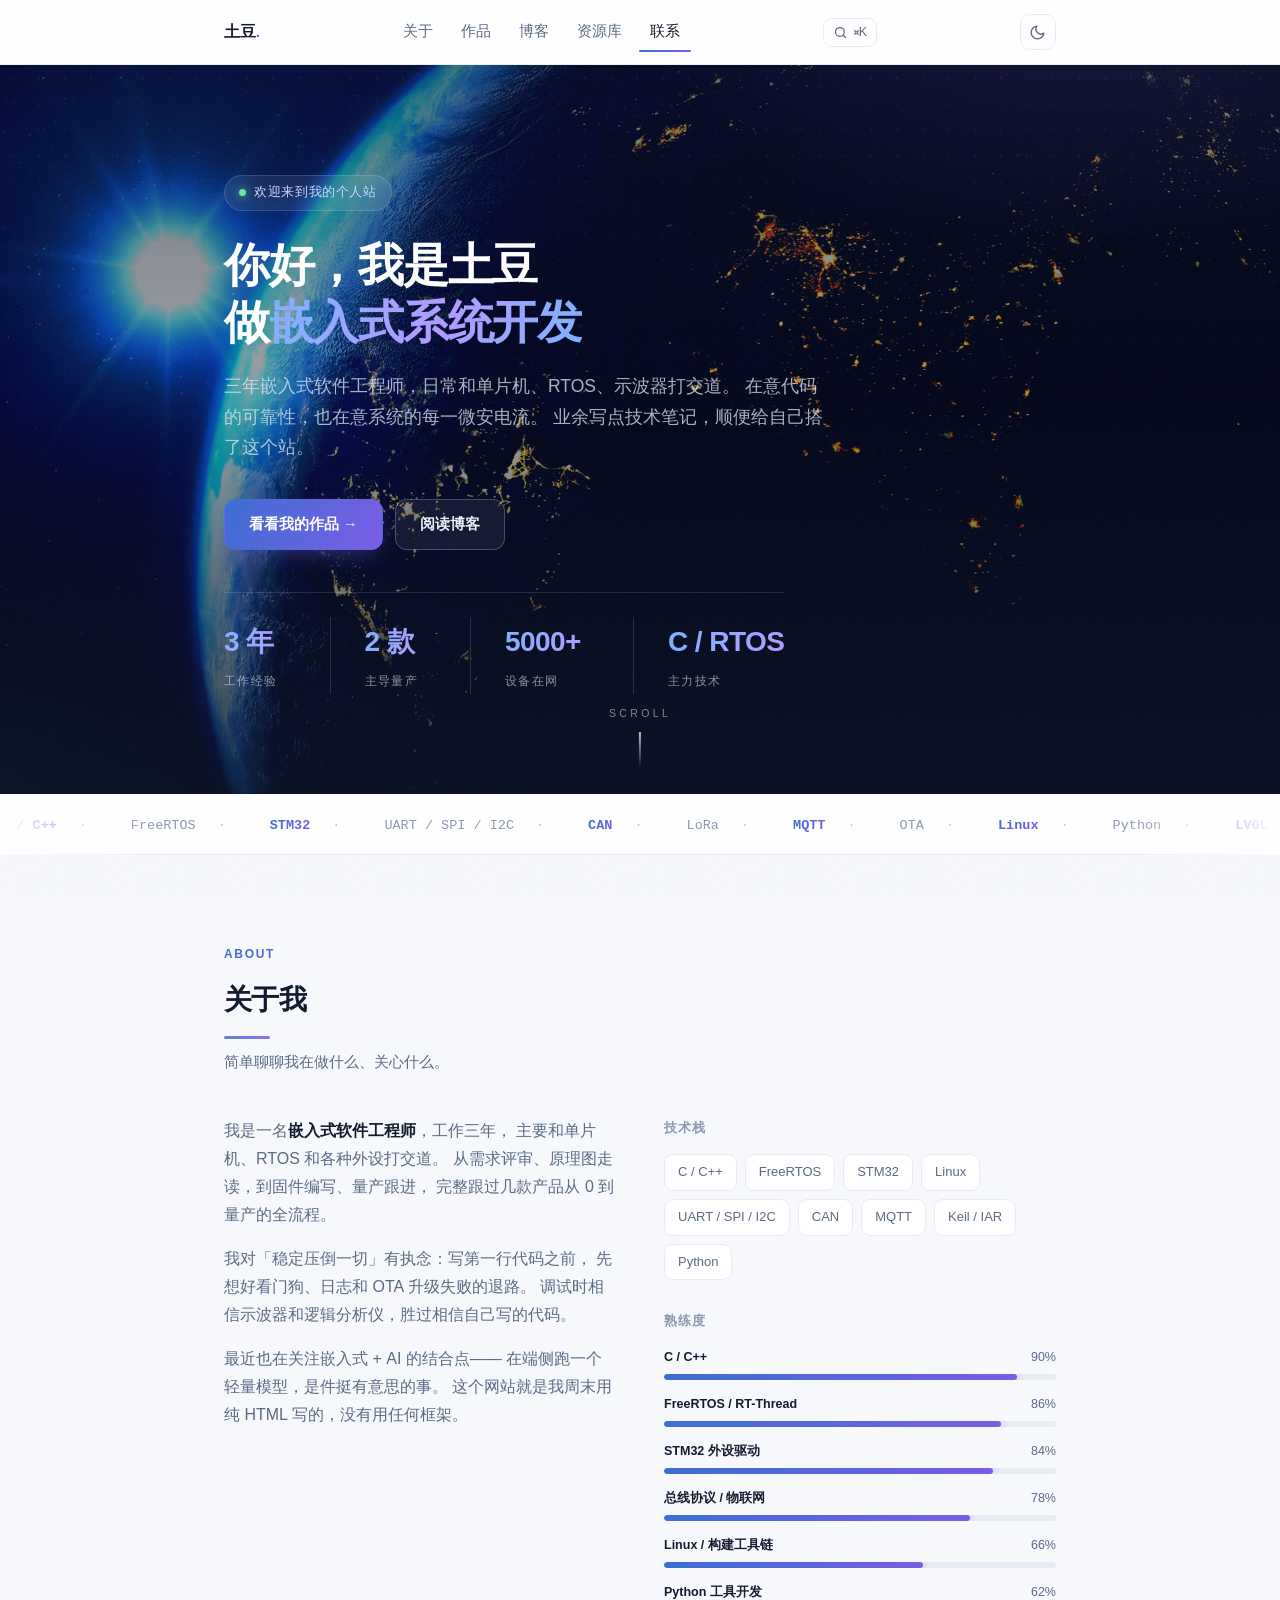
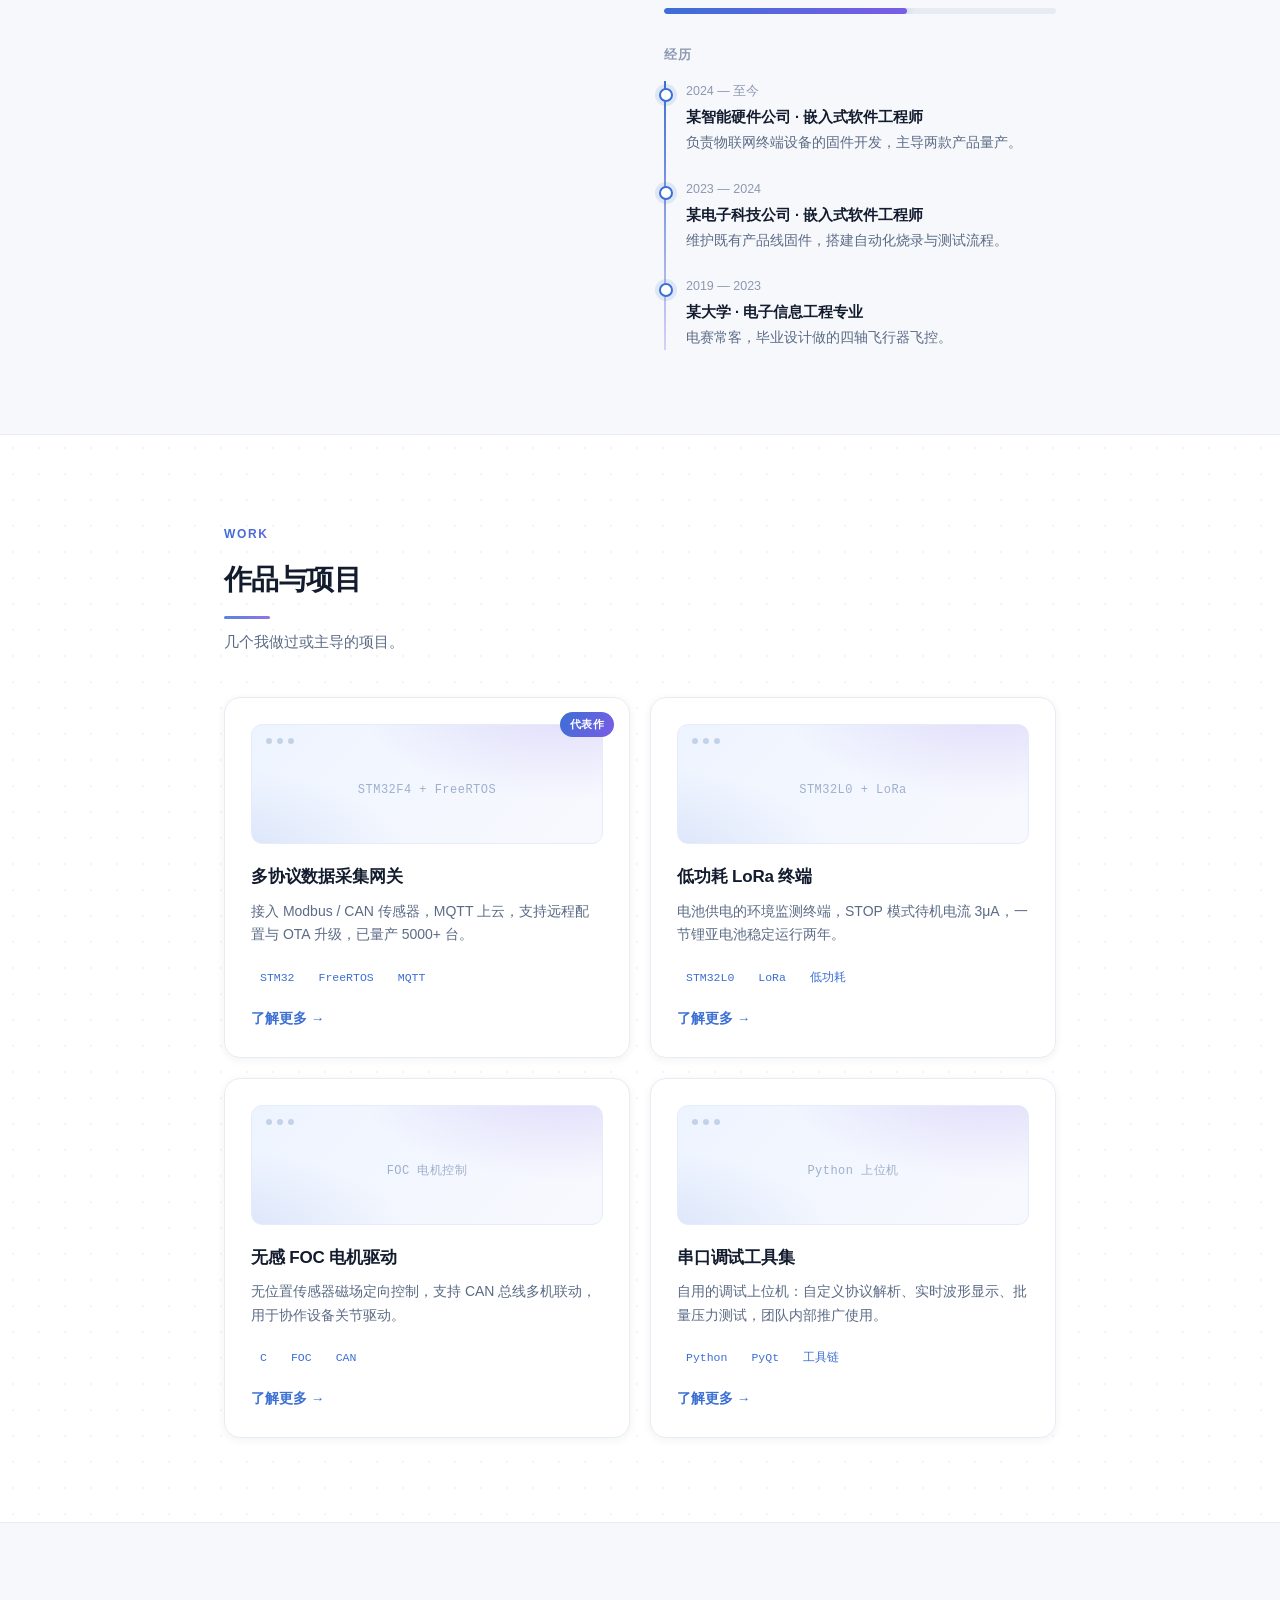
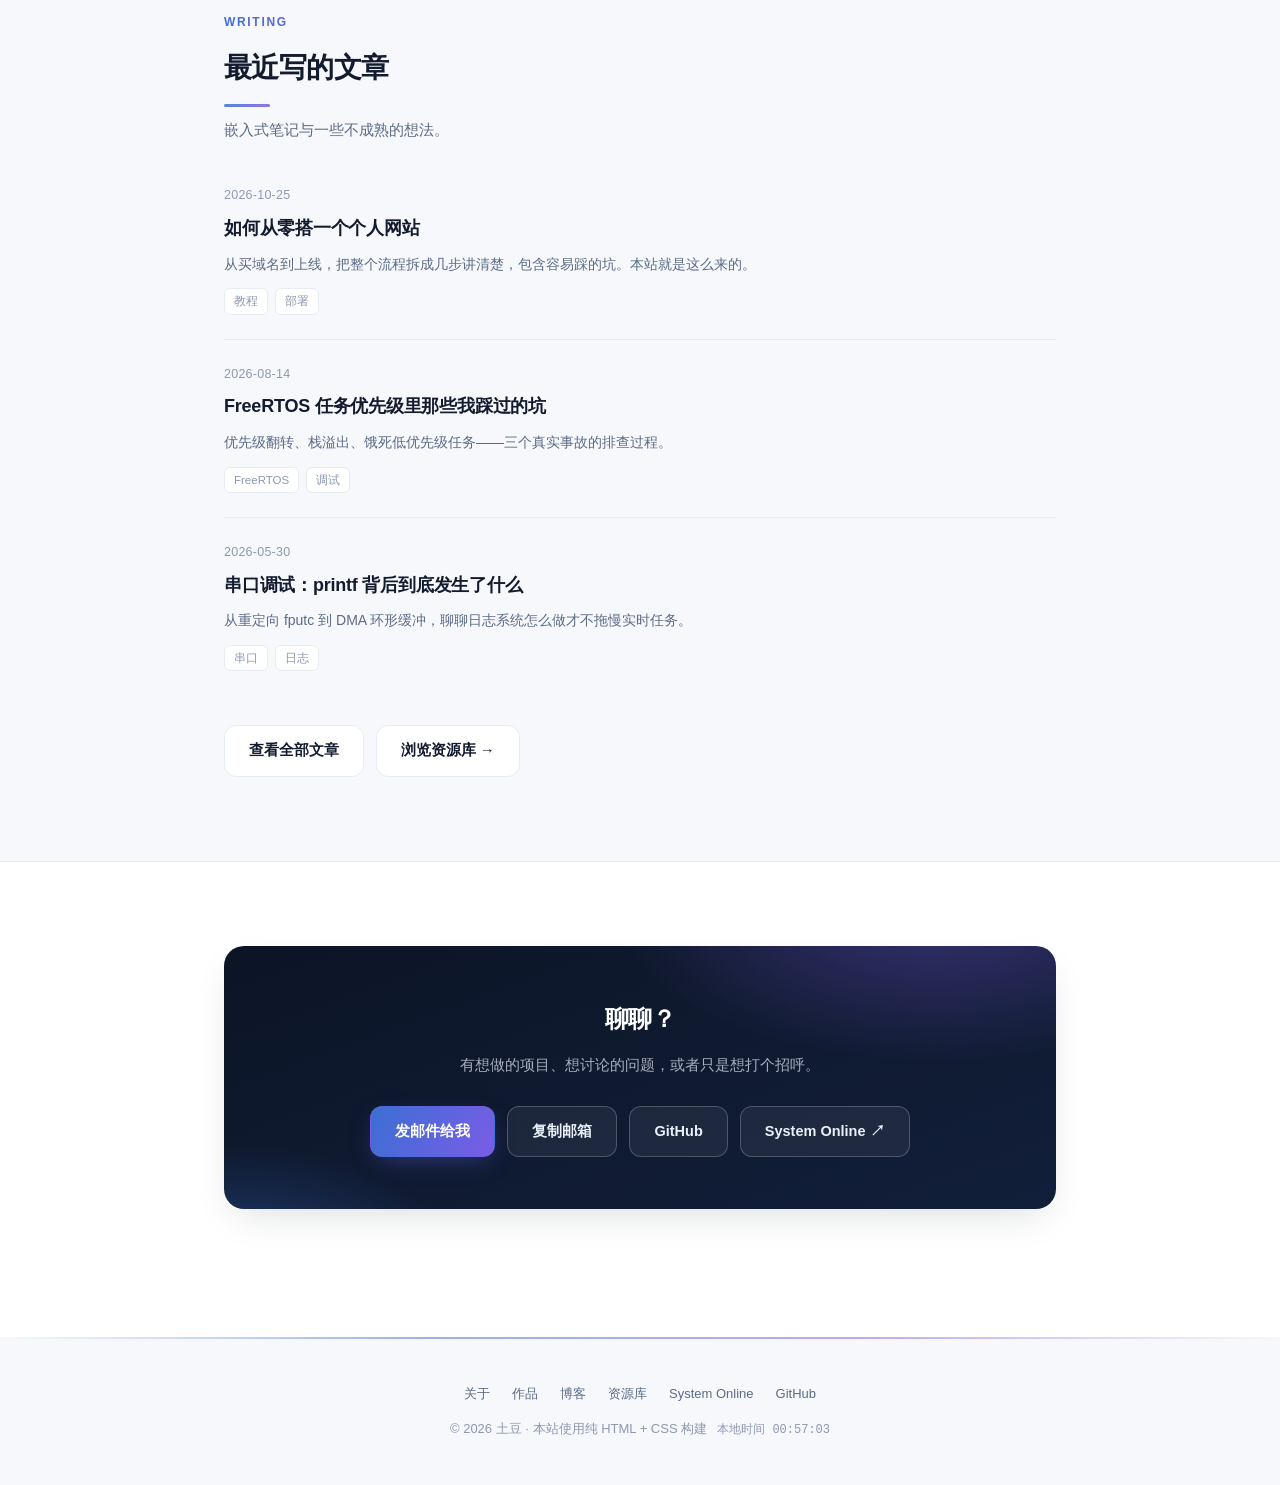
<file: index.html>
<!DOCTYPE html>
<html lang="zh-CN">
<head>
  <meta charset="UTF-8">
  <meta name="color-scheme" content="light dark">
  <meta name="viewport" content="width=device-width, initial-scale=1.0">
  <title>土豆 · 嵌入式工程师</title>
  <meta name="description" content="土豆，3 年嵌入式软件工程师。和单片机、RTOS、总线协议打交道，关注代码可靠性与系统每一微安电流。">
  <meta name="theme-color" content="#0c1526">
  <meta property="og:title" content="土豆 · 嵌入式工程师">
  <meta property="og:description" content="3 年嵌入式软件工程师，MCU / RTOS / 物联网 / 边缘 AI。">
  <meta property="og:type" content="website">
  <link rel="icon" href="data:image/svg+xml,%3Csvg xmlns='http://www.w3.org/2000/svg' viewBox='0 0 64 64'%3E%3Cdefs%3E%3ClinearGradient id='g' x1='0' y1='0' x2='1' y2='1'%3E%3Cstop offset='0' stop-color='%233b6fd4'/%3E%3Cstop offset='1' stop-color='%237b5ce6'/%3E%3C/linearGradient%3E%3C/defs%3E%3Crect width='64' height='64' rx='14' fill='url(%23g)'/%3E%3Ctext x='32' y='43' font-size='28' font-family='sans-serif' font-weight='700' fill='white' text-anchor='middle'%3E%E5%9C%9F%3C/text%3E%3C/svg%3E">
  <link rel="stylesheet" href="assets/style.css">
  <link rel="canonical" href="https://www.superpotato.vip/">
  <script type="application/ld+json">
  {
    "@context": "https://schema.org",
    "@type": "Person",
    "name": "土豆",
    "jobTitle": "嵌入式软件工程师",
    "url": "https://www.superpotato.vip/",
    "email": "mailto:2964798599@qq.com",
    "knowsAbout": ["嵌入式系统", "C/C++", "FreeRTOS", "STM32", "RT-Thread", "物联网", "LoRa", "MQTT", "边缘 AI"],
    "sameAs": ["https://github.com/SuperPotato01"]
  }
  </script>
  <noscript>
    <style>
      .reveal { opacity: 1 !important; transform: none !important; }
      .cursor-glow, .to-top { display: none; }
      .sb-fill { width: var(--w); }
    </style>
  </noscript>
  <link rel="manifest" href="manifest.json">
  <meta name="apple-mobile-web-app-capable" content="yes">
  <meta name="apple-mobile-web-app-title" content="土豆">
  <meta name="apple-mobile-web-app-status-bar-style" content="black-translucent">
  <link rel="apple-touch-icon" href="assets/icon-192.png">
</head>
<body>

  <a href="#about" class="skip-link">跳到主要内容</a>

  <!-- 光标光晕（桌面端） -->
  <div class="cursor-glow" aria-hidden="true"></div>

  <!-- ===== 导航 ===== -->
  <nav class="nav">
    <div class="nav-inner">
      <a href="index.html" class="nav-logo">土豆<span>.</span></a>
      <div class="nav-links">
        <a href="#about">关于</a>
        <a href="#work">作品</a>
        <a href="blog.html">博客</a>
        <a href="resources.html">资源库</a>
        <a href="#contact">联系</a>
      </div>
      <button class="theme-toggle" id="themeToggle" aria-label="切换主题">
        <svg class="icon-moon" viewBox="0 0 24 24" fill="none" stroke="currentColor" stroke-width="2" stroke-linecap="round" stroke-linejoin="round"><path d="M21 12.79A9 9 0 1 1 11.21 3 7 7 0 0 0 21 12.79z"/></svg>
        <svg class="icon-sun" viewBox="0 0 24 24" fill="none" stroke="currentColor" stroke-width="2" stroke-linecap="round" stroke-linejoin="round"><circle cx="12" cy="12" r="5"/><path d="M12 1v2M12 21v2M4.22 4.22l1.42 1.42M18.36 18.36l1.42 1.42M1 12h2M21 12h2M4.22 19.78l1.42-1.42M18.36 5.64l1.42-1.42"/></svg>
      </button>
    </div>
  </nav>

  <!-- ===== 首屏 ===== -->
  <header class="hero">
    <video class="hero-video" autoplay muted loop playsinline preload="auto"
          poster="assets/earth-poster.jpg" aria-hidden="true">
      <source src="assets/earth-bg.mp4" type="video/mp4">
    </video>
    <div class="hero-veil" aria-hidden="true"></div>
    <div class="container">
      <div class="hero-eyebrow">欢迎来到我的个人站</div>
      <h1>你好，我是土豆<br>做<em id="heroRotator" data-words="嵌入式系统开发|可靠的固件|低功耗设计|端侧 AI 实验">嵌入式系统开发</em></h1>
      <p>
        三年嵌入式软件工程师，日常和单片机、RTOS、示波器打交道。
        在意代码的可靠性，也在意系统的每一微安电流。
        业余写点技术笔记，顺便给自己搭了这个站。
      </p>
      <div class="btn-row">
        <a href="#work" class="btn btn-primary">看看我的作品 →</a>
        <a href="blog.html" class="btn btn-ghost">阅读博客</a>
      </div>

      <div class="hero-stats reveal">
        <div><b data-count="3" data-suffix=" 年">3 年</b><span>工作经验</span></div>
        <div><b data-count="2" data-suffix=" 款">2 款</b><span>主导量产</span></div>
        <div><b data-count="5000" data-suffix="+">5000+</b><span>设备在网</span></div>
        <div><b>C / RTOS</b><span>主力技术</span></div>
      </div>
    </div>

    <div class="scroll-hint" aria-hidden="true">SCROLL</div>
  </header>

  <!-- ===== 技术走马灯 ===== -->
  <div class="tech-marquee" aria-hidden="true">
    <div class="marquee-track">
      <span><b>C / C++</b></span><span>FreeRTOS</span><span><b>STM32</b></span><span>UART / SPI / I2C</span>
      <span><b>CAN</b></span><span>LoRa</span><span><b>MQTT</b></span><span>OTA</span>
      <span><b>Linux</b></span><span>Python</span><span><b>LVGL</b></span><span>FOC</span>
      <span><b>PCB</b></span><span>DeepSeek</span><span><b>YOLO</b></span><span>Git</span>
      <span><b>C / C++</b></span><span>FreeRTOS</span><span><b>STM32</b></span><span>UART / SPI / I2C</span>
      <span><b>CAN</b></span><span>LoRa</span><span><b>MQTT</b></span><span>OTA</span>
      <span><b>Linux</b></span><span>Python</span><span><b>LVGL</b></span><span>FOC</span>
      <span><b>PCB</b></span><span>DeepSeek</span><span><b>YOLO</b></span><span>Git</span>
    </div>
  </div>

  <main>

    <!-- ===== 关于我 ===== -->
    <section class="section" id="about">
      <div class="container">
        <div class="section-head reveal">
          <div class="section-label">About</div>
          <h2>关于我</h2>
          <p>简单聊聊我在做什么、关心什么。</p>
        </div>

        <div class="about-grid">
          <div class="about-text reveal">
            <p>
              我是一名<strong>嵌入式软件工程师</strong>，工作三年，
              主要和单片机、RTOS 和各种外设打交道。
              从需求评审、原理图走读，到固件编写、量产跟进，
              完整跟过几款产品从 0 到量产的全流程。
            </p>
            <p>
              我对「稳定压倒一切」有执念：写第一行代码之前，
              先想好看门狗、日志和 OTA 升级失败的退路。
              调试时相信示波器和逻辑分析仪，胜过相信自己写的代码。
            </p>
            <p>
              最近也在关注嵌入式 + AI 的结合点——
              在端侧跑一个轻量模型，是件挺有意思的事。
              这个网站就是我周末用纯 HTML 写的，没有用任何框架。
            </p>
          </div>

          <div class="reveal">
            <div class="skills-title">技术栈</div>
            <div class="skill-tags">
              <span class="tag">C / C++</span>
              <span class="tag">FreeRTOS</span>
              <span class="tag">STM32</span>
              <span class="tag">Linux</span>
              <span class="tag">UART / SPI / I2C</span>
              <span class="tag">CAN</span>
              <span class="tag">MQTT</span>
              <span class="tag">Keil / IAR</span>
              <span class="tag">Python</span>
            </div>

            <div class="skills-title">熟练度</div>
            <div class="skill-bars">
              <div class="skill-bar">
                <div class="sb-head"><span>C / C++</span><span>90%</span></div>
                <div class="sb-track"><div class="sb-fill" style="--w:90%"></div></div>
              </div>
              <div class="skill-bar">
                <div class="sb-head"><span>FreeRTOS / RT-Thread</span><span>86%</span></div>
                <div class="sb-track"><div class="sb-fill" style="--w:86%"></div></div>
              </div>
              <div class="skill-bar">
                <div class="sb-head"><span>STM32 外设驱动</span><span>84%</span></div>
                <div class="sb-track"><div class="sb-fill" style="--w:84%"></div></div>
              </div>
              <div class="skill-bar">
                <div class="sb-head"><span>总线协议 / 物联网</span><span>78%</span></div>
                <div class="sb-track"><div class="sb-fill" style="--w:78%"></div></div>
              </div>
              <div class="skill-bar">
                <div class="sb-head"><span>Linux / 构建工具链</span><span>66%</span></div>
                <div class="sb-track"><div class="sb-fill" style="--w:66%"></div></div>
              </div>
              <div class="skill-bar">
                <div class="sb-head"><span>Python 工具开发</span><span>62%</span></div>
                <div class="sb-track"><div class="sb-fill" style="--w:62%"></div></div>
              </div>
            </div>

            <div class="skills-title">经历</div>
            <ul class="timeline">
              <li>
                <div class="t-time">2024 — 至今</div>
                <div class="t-title">某智能硬件公司 · 嵌入式软件工程师</div>
                <p class="t-desc">负责物联网终端设备的固件开发，主导两款产品量产。</p>
              </li>
              <li>
                <div class="t-time">2023 — 2024</div>
                <div class="t-title">某电子科技公司 · 嵌入式软件工程师</div>
                <p class="t-desc">维护既有产品线固件，搭建自动化烧录与测试流程。</p>
              </li>
              <li>
                <div class="t-time">2019 — 2023</div>
                <div class="t-title">某大学 · 电子信息工程专业</div>
                <p class="t-desc">电赛常客，毕业设计做的四轴飞行器飞控。</p>
              </li>
            </ul>
          </div>
        </div>
      </div>
    </section>

    <!-- ===== 作品集 ===== -->
    <section class="section" id="work">
      <div class="container">
        <div class="section-head reveal">
          <div class="section-label">Work</div>
          <h2>作品与项目</h2>
          <p>几个我做过或主导的项目。</p>
        </div>

        <div class="work-grid">

          <article class="work-card reveal">
            <div class="work-thumb">STM32F4 + FreeRTOS</div>
            <h3>多协议数据采集网关</h3>
            <p>接入 Modbus / CAN 传感器，MQTT 上云，支持远程配置与 OTA 升级，已量产 5000+ 台。</p>
            <div class="work-meta">
              <span>STM32</span>
              <span>FreeRTOS</span>
              <span>MQTT</span>
            </div>
            <a href="#" class="work-link">了解更多 →</a>
          </article>

          <article class="work-card reveal">
            <div class="work-thumb">STM32L0 + LoRa</div>
            <h3>低功耗 LoRa 终端</h3>
            <p>电池供电的环境监测终端，STOP 模式待机电流 3μA，一节锂亚电池稳定运行两年。</p>
            <div class="work-meta">
              <span>STM32L0</span>
              <span>LoRa</span>
              <span>低功耗</span>
            </div>
            <a href="#" class="work-link">了解更多 →</a>
          </article>

          <article class="work-card reveal">
            <div class="work-thumb">FOC 电机控制</div>
            <h3>无感 FOC 电机驱动</h3>
            <p>无位置传感器磁场定向控制，支持 CAN 总线多机联动，用于协作设备关节驱动。</p>
            <div class="work-meta">
              <span>C</span>
              <span>FOC</span>
              <span>CAN</span>
            </div>
            <a href="#" class="work-link">了解更多 →</a>
          </article>

          <article class="work-card reveal">
            <div class="work-thumb">Python 上位机</div>
            <h3>串口调试工具集</h3>
            <p>自用的调试上位机：自定义协议解析、实时波形显示、批量压力测试，团队内部推广使用。</p>
            <div class="work-meta">
              <span>Python</span>
              <span>PyQt</span>
              <span>工具链</span>
            </div>
            <a href="#" class="work-link">了解更多 →</a>
          </article>

        </div>
      </div>
    </section>

    <!-- ===== 博客入口 ===== -->
    <section class="section" id="blog-teaser">
      <div class="container">
        <div class="section-head reveal">
          <div class="section-label">Writing</div>
          <h2>最近写的文章</h2>
          <p>嵌入式笔记与一些不成熟的想法。</p>
        </div>

        <ul class="post-list reveal">
          <li class="post-item" data-tags="教程,部署">
            <div class="p-date">2026-10-25</div>
            <h3><a href="posts/hello-world.html">如何从零搭一个个人网站</a></h3>
            <p>从买域名到上线，把整个流程拆成几步讲清楚，包含容易踩的坑。本站就是这么来的。</p>
            <div class="post-tags"><span>教程</span><span>部署</span></div>
          </li>
          <li class="post-item" data-tags="FreeRTOS,调试">
            <div class="p-date">2026-08-14</div>
            <h3><a href="posts/freertos-tasks.html">FreeRTOS 任务优先级里那些我踩过的坑</a></h3>
            <p>优先级翻转、栈溢出、饿死低优先级任务——三个真实事故的排查过程。</p>
            <div class="post-tags"><span>FreeRTOS</span><span>调试</span></div>
          </li>
          <li class="post-item" data-tags="串口,日志">
            <div class="p-date">2026-05-30</div>
            <h3><a href="posts/serial-debug.html">串口调试：printf 背后到底发生了什么</a></h3>
            <p>从重定向 fputc 到 DMA 环形缓冲，聊聊日志系统怎么做才不拖慢实时任务。</p>
            <div class="post-tags"><span>串口</span><span>日志</span></div>
          </li>
        </ul>

        <div class="btn-row reveal" style="margin-top: 30px;">
          <a href="blog.html" class="btn btn-ghost">查看全部文章</a>
          <a href="resources.html" class="btn btn-ghost">浏览资源库 →</a>
        </div>
      </div>
    </section>

    <!-- ===== 联系 ===== -->
    <section class="section" id="contact">
      <div class="container">
        <div class="contact-box reveal">
          <h2>聊聊？</h2>
          <p>有想做的项目、想讨论的问题，或者只是想打个招呼。</p>
          <div class="contact-links">
            <a href="mailto:2964798599@qq.com" class="btn btn-primary">发邮件给我</a>
            <button class="btn btn-ghost" id="copyMail" data-mail="2964798599@qq.com">复制邮箱</button>
            <a href="https://github.com/SuperPotato01" class="btn btn-ghost" target="_blank" rel="noopener">GitHub</a>
            <a href="cyberpunk-panel.html" class="btn btn-ghost">System Online ↗</a>
          </div>
        </div>
      </div>
    </section>

  </main>

  <!-- 返回顶部 -->
  <button class="to-top" id="toTop" aria-label="返回顶部">↑</button>

  <footer class="footer">
    <div class="container">
      <div class="footer-links">
        <a href="index.html#about">关于</a>
        <a href="index.html#work">作品</a>
        <a href="blog.html">博客</a>
        <a href="resources.html">资源库</a>
        <a href="cyberpunk-panel.html">System Online</a>
        <a href="https://github.com/SuperPotato01" target="_blank" rel="noopener">GitHub</a>
      </div>
      <p>© 2026 土豆 · 本站使用纯 HTML + CSS 构建<span class="footer-clock" id="clock"></span></p>
    </div>
  </footer>

  <script src="assets/app.js"></script>
</body>
</html>
</file>
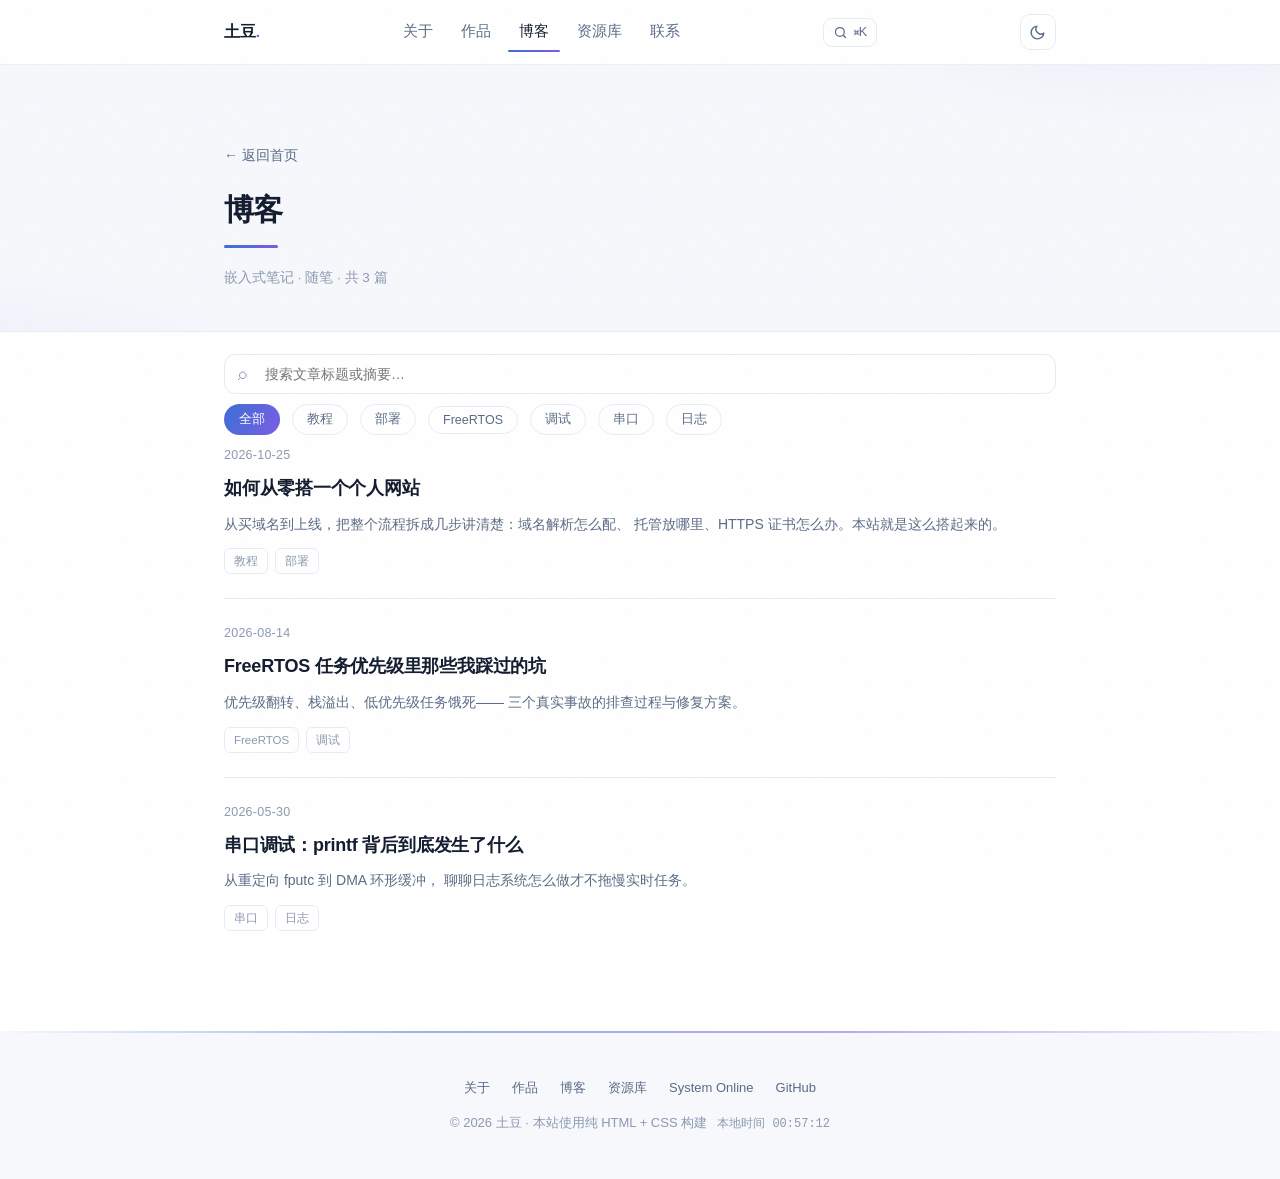
<file: blog.html>
<!DOCTYPE html>
<html lang="zh-CN">
<head>
  <meta charset="UTF-8">
  <meta name="color-scheme" content="light dark">
  <meta name="viewport" content="width=device-width, initial-scale=1.0">
  <title>博客 · 土豆</title>
  <meta name="description" content="嵌入式技术笔记与随笔。">
  <link rel="stylesheet" href="assets/style.css">
  <noscript>
    <style>
      .reveal { opacity: 1 !important; transform: none !important; }
      .cursor-glow, .to-top { display: none; }
      .sb-fill { width: var(--w); }
    </style>
  </noscript>
  <link rel="manifest" href="manifest.json">
  <meta name="apple-mobile-web-app-capable" content="yes">
  <meta name="apple-mobile-web-app-title" content="土豆">
  <meta name="apple-mobile-web-app-status-bar-style" content="black-translucent">
  <link rel="apple-touch-icon" href="assets/icon-192.png">
  <meta name="theme-color" content="#0c1526">
</head>
<body>

  <div class="cursor-glow" aria-hidden="true"></div>

  <nav class="nav">
    <div class="nav-inner">
      <a href="index.html" class="nav-logo">土豆<span>.</span></a>
      <div class="nav-links">
        <a href="index.html#about">关于</a>
        <a href="index.html#work">作品</a>
        <a href="blog.html" class="active">博客</a>
        <a href="resources.html">资源库</a>
        <a href="index.html#contact">联系</a>
      </div>
      <button class="theme-toggle" id="themeToggle" aria-label="切换主题">
        <svg class="icon-moon" viewBox="0 0 24 24" fill="none" stroke="currentColor" stroke-width="2" stroke-linecap="round" stroke-linejoin="round"><path d="M21 12.79A9 9 0 1 1 11.21 3 7 7 0 0 0 21 12.79z"/></svg>
        <svg class="icon-sun" viewBox="0 0 24 24" fill="none" stroke="currentColor" stroke-width="2" stroke-linecap="round" stroke-linejoin="round"><circle cx="12" cy="12" r="5"/><path d="M12 1v2M12 21v2M4.22 4.22l1.42 1.42M18.36 18.36l1.42 1.42M1 12h2M21 12h2M4.22 19.78l1.42-1.42M18.36 5.64l1.42-1.42"/></svg>
      </button>
    </div>
  </nav>

  <header class="post-header">
    <div class="container">
      <a href="index.html" class="back-link">← 返回首页</a>
      <h1 style="font-size: 30px; margin-top: 14px;">博客</h1>
      <div class="p-meta">嵌入式笔记 · 随笔 · 共 3 篇</div>
    </div>
  </header>

  <main class="container" style="padding-bottom: 76px;">
    <div class="blog-tools">
      <div class="search-box">
        <input type="search" id="postSearch" placeholder="搜索文章标题或摘要…" aria-label="搜索文章">
      </div>
    </div>

    <div class="blog-tools" style="margin-top: 0;">
      <button class="tag-chip active" data-cat="*">全部</button>
      <button class="tag-chip" data-cat="教程">教程</button>
      <button class="tag-chip" data-cat="部署">部署</button>
      <button class="tag-chip" data-cat="FreeRTOS">FreeRTOS</button>
      <button class="tag-chip" data-cat="调试">调试</button>
      <button class="tag-chip" data-cat="串口">串口</button>
      <button class="tag-chip" data-cat="日志">日志</button>
    </div>

    <ul class="post-list" style="margin-top: 8px;">
      <li class="post-item" data-tags="教程,部署">
        <div class="p-date">2026-10-25</div>
        <h3><a href="posts/hello-world.html">如何从零搭一个个人网站</a></h3>
        <p>
          从买域名到上线，把整个流程拆成几步讲清楚：域名解析怎么配、
          托管放哪里、HTTPS 证书怎么办。本站就是这么搭起来的。
        </p>
        <div class="post-tags"><span>教程</span><span>部署</span></div>
      </li>

      <li class="post-item" data-tags="FreeRTOS,调试">
        <div class="p-date">2026-08-14</div>
        <h3><a href="posts/freertos-tasks.html">FreeRTOS 任务优先级里那些我踩过的坑</a></h3>
        <p>
          优先级翻转、栈溢出、低优先级任务饿死——
          三个真实事故的排查过程与修复方案。
        </p>
        <div class="post-tags"><span>FreeRTOS</span><span>调试</span></div>
      </li>

      <li class="post-item" data-tags="串口,日志">
        <div class="p-date">2026-05-30</div>
        <h3><a href="posts/serial-debug.html">串口调试：printf 背后到底发生了什么</a></h3>
        <p>
          从重定向 fputc 到 DMA 环形缓冲，
          聊聊日志系统怎么做才不拖慢实时任务。
        </p>
        <div class="post-tags"><span>串口</span><span>日志</span></div>
      </li>
    </ul>

    <div class="no-result" id="resEmpty">没有匹配的文章，换个词试试。</div>
  </main>

  <footer class="footer">
    <div class="container">
      <div class="footer-links">
        <a href="index.html#about">关于</a>
        <a href="index.html#work">作品</a>
        <a href="blog.html">博客</a>
        <a href="resources.html">资源库</a>
        <a href="cyberpunk-panel.html">System Online</a>
        <a href="https://github.com/SuperPotato01" target="_blank" rel="noopener">GitHub</a>
      </div>
      <p>© 2026 土豆 · 本站使用纯 HTML + CSS 构建<span class="footer-clock" id="clock"></span></p>
    </div>
  </footer>

  <script src="assets/app.js"></script>
</body>
</html>
</file>
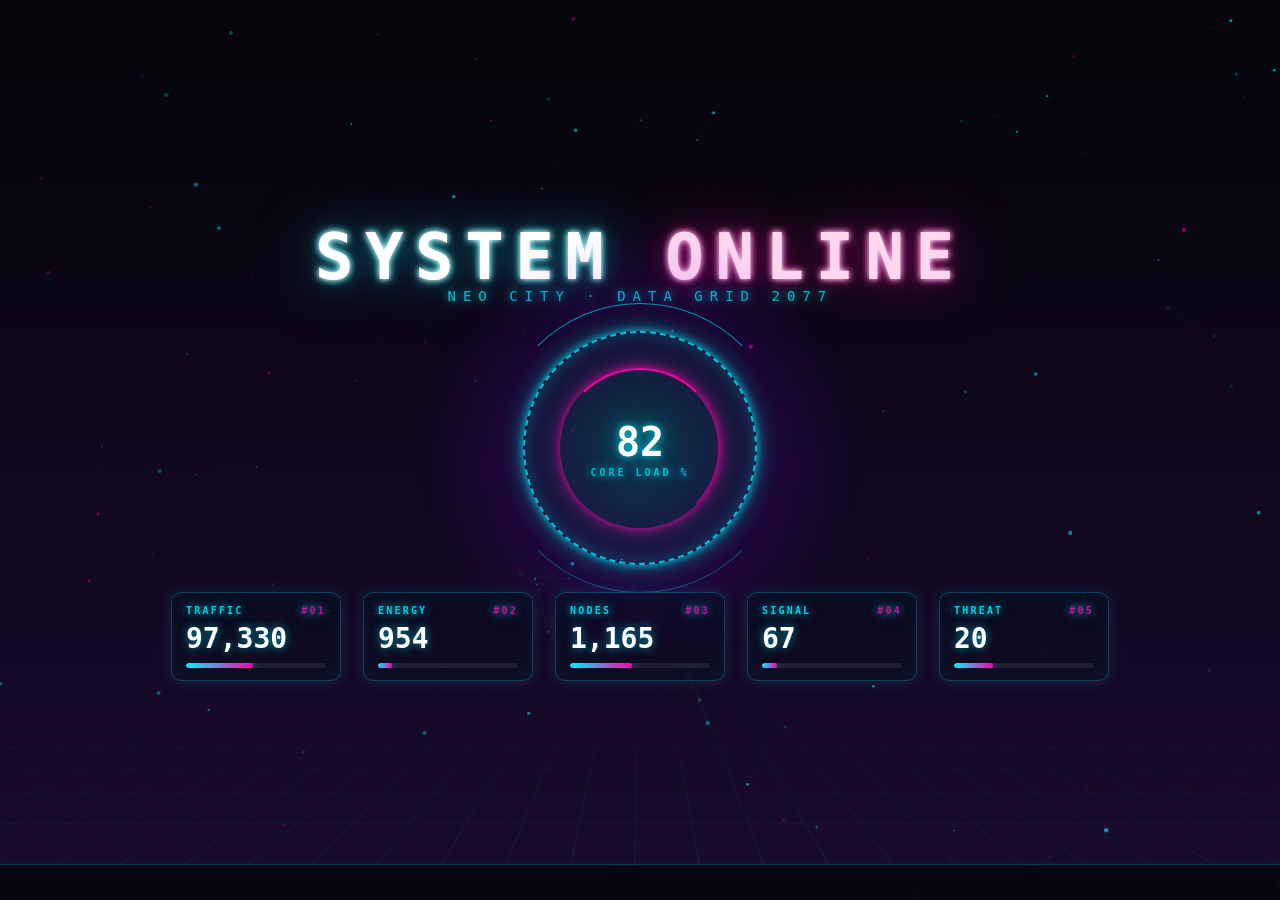
<file: cyberpunk-panel.html>
<!DOCTYPE html>
<html lang="zh-CN">
<head>
<meta charset="UTF-8">
<meta name="viewport" content="width=device-width, initial-scale=1.0">
<title>SYSTEM ONLINE · 赛博朋克数据面板</title>
<style>
/* ============================================================
   赛博朋克城市数据面板
   —— 所有可调参数集中在 :root 和下方 CONST 对象里
   ============================================================ */

/* ---------- 主题变量（改这里换配色） ---------- */
:root {
  --cyan: #00f0ff;          /* 主霓虹青 */
  --magenta: #ff00aa;       /* 主霓虹品红 */
  --bg-top: #05050a;        /* 背景渐变起点（近黑） */
  --bg-bottom: #1a0b2e;     /* 背景渐变终点（深紫） */
  --card-bg: rgba(10, 14, 30, 0.55);       /* 数据卡片底色 */
  --card-border: rgba(0, 240, 255, 0.25);  /* 卡片描边 */
  --glow-cyan: 0 0 8px rgba(0,240,255,.8), 0 0 24px rgba(0,240,255,.35);
  --glow-magenta: 0 0 8px rgba(255,0,170,.8), 0 0 24px rgba(255,0,170,.35);
  --font-mono: "Cascadia Code", Consolas, "SF Mono", monospace;
}

* { margin: 0; padding: 0; box-sizing: border-box; }

html, body { height: 100%; overflow: hidden; }

body {
  font-family: var(--font-mono);
  /* 深色渐变背景：近黑 → 深紫 */
  background: linear-gradient(180deg, var(--bg-top) 0%, var(--bg-bottom) 100%);
  color: #e8f6ff;
  cursor: crosshair;
}

/* ---------- 全屏 Canvas：粒子星点 ---------- */
#particles {
  position: fixed;
  inset: 0;
  z-index: 0;
  display: block;
}

/* ---------- 背景网格线（纯 CSS，透视变形营造纵深） ---------- */
.grid-floor {
  position: fixed;
  left: -50%;
  bottom: -12vh;
  width: 200%;
  height: 55vh;
  z-index: 1;
  pointer-events: none;
  background-image:
    linear-gradient(rgba(0,240,255,.14) 1px, transparent 1px),
    linear-gradient(90deg, rgba(0,240,255,.14) 1px, transparent 1px);
  background-size: 44px 44px;
  /* 透视压扁，模拟地面网格 */
  transform: perspective(420px) rotateX(62deg);
  animation: grid-flow 3.2s linear infinite;
  opacity: .55;
  mask-image: linear-gradient(to top, rgba(0,0,0,.9), transparent 85%);
  -webkit-mask-image: linear-gradient(to top, rgba(0,0,0,.9), transparent 85%);
}
@keyframes grid-flow {
  to { background-position: 0 44px; }  /* 网格向下流动 */
}

/* ---------- 布局容器 ---------- */
.stage {
  position: relative;
  z-index: 2;
  height: 100%;
  display: flex;
  flex-direction: column;
  align-items: center;
  justify-content: center;
  gap: clamp(14px, 3vh, 30px);
  padding: 14px;
}

/* ---------- 顶部霓虹大标题 ---------- */
.title {
  font-size: clamp(26px, 6vw, 64px);
  font-weight: 800;
  letter-spacing: .18em;
  color: #fff;
  text-shadow:
    0 0 6px #fff,
    var(--glow-cyan),
    0 0 60px rgba(0,240,255,.5);
  animation: title-flicker 4s infinite;  /* 偶发闪烁 */
}
.title .mag {
  color: #ffd7f0;
  text-shadow: 0 0 6px #fff, var(--glow-magenta), 0 0 60px rgba(255,0,170,.5);
}
@keyframes title-flicker {
  0%, 100% { opacity: 1; }
  92% { opacity: 1; }
  93% { opacity: .55; }   /* 一次快速暗闪 */
  94% { opacity: 1; }
  96% { opacity: .75; }
  97% { opacity: 1; }
}
.subtitle {
  margin-top: -6px;
  font-size: clamp(10px, 1.6vw, 14px);
  letter-spacing: .5em;
  color: rgba(0,240,255,.75);
  text-shadow: var(--glow-cyan);
}

/* ---------- 中央主视觉：发光圆环 ---------- */
.core-wrap {
  position: relative;
  width: clamp(150px, 26vmin, 240px);
  aspect-ratio: 1;
  display: grid;
  place-items: center;
}

/* 呼吸光晕（最底层） */
.core-halo {
  position: absolute;
  inset: -46%;
  border-radius: 50%;
  background: radial-gradient(circle,
    rgba(0,240,255,.22) 0%, rgba(123,0,255,.12) 45%, transparent 70%);
  animation: breathe 3.4s ease-in-out infinite;
}
@keyframes breathe {
  0%, 100% { transform: scale(.9);  opacity: .75; }
  50%      { transform: scale(1.12); opacity: 1; }
}

/* 外环：虚线旋转 */
.ring {
  position: absolute;
  inset: 0;
  border-radius: 50%;
}
.ring.outer {
  border: 2px dashed rgba(0,240,255,.8);
  box-shadow: var(--glow-cyan), inset 0 0 18px rgba(0,240,255,.25);
  animation: spin 9s linear infinite;
}
/* 内环：反向旋转的实线 + 缺口 */
.ring.inner {
  inset: 16%;
  border: 2px solid transparent;
  border-top-color: var(--magenta);
  border-right-color: rgba(255,0,170,.5);
  box-shadow: var(--glow-magenta);
  animation: spin 5.5s linear infinite reverse;
}
/* 刻度环：更细更快 */
.ring.ticks {
  inset: -12%;
  border: 1px solid transparent;
  border-top-color: rgba(0,240,255,.6);
  border-bottom-color: rgba(0,240,255,.3);
  animation: spin 16s linear infinite;
}
@keyframes spin { to { transform: rotate(360deg); } }

/* 核心数字：随机跳动的 CPU 值 */
.core-value {
  position: relative;
  z-index: 1;
  text-align: center;
  font-size: clamp(24px, 5vmin, 40px);
  font-weight: 700;
  color: #fff;
  text-shadow: var(--glow-cyan);
}
.core-value small {
  display: block;
  font-size: 10px;
  letter-spacing: .3em;
  color: rgba(0,240,255,.7);
  margin-top: 2px;
}

/* ---------- 数据卡片 ---------- */
.cards {
  display: grid;
  grid-template-columns: repeat(5, minmax(120px, 170px));
  gap: clamp(10px, 2vw, 22px);
}

.card {
  background: var(--card-bg);
  border: 1px solid var(--card-border);
  border-radius: 10px;
  padding: 12px 14px;
  backdrop-filter: blur(6px);
  box-shadow: 0 0 16px rgba(0,240,255,.12), inset 0 0 24px rgba(0,240,255,.05);
  animation: floaty 4.2s ease-in-out infinite;  /* 上下浮动 */
  transition: transform .25s ease, box-shadow .25s ease;
}
.card:hover {
  transform: scale(1.06);
  box-shadow: 0 0 26px rgba(0,240,255,.35), inset 0 0 24px rgba(0,240,255,.1);
}
/* 每张卡片浮动错峰 + 视差容器（JS 设置 --px/--py） */
.card:nth-child(1) { animation-delay: 0s;   }
.card:nth-child(2) { animation-delay: .6s;  }
.card:nth-child(3) { animation-delay: 1.2s; }
.card:nth-child(4) { animation-delay: 1.8s; }
.card:nth-child(5) { animation-delay: 2.4s; }
@keyframes floaty {
  0%, 100% { translate: 0 0; }
  50%      { translate: 0 -9px; }
}

.card h3 {
  font-size: 10px;
  font-weight: 600;
  letter-spacing: .22em;
  color: rgba(0,240,255,.85);
  text-shadow: var(--glow-cyan);
  margin-bottom: 6px;
  display: flex;
  justify-content: space-between;
}
.card h3 i { font-style: normal; color: rgba(255,0,170,.85); } /* 卡片编号 */

.card .num {
  font-size: clamp(20px, 2.6vw, 28px);
  font-weight: 700;
  color: #fff;
  text-shadow: 0 0 10px rgba(0,240,255,.6);
  font-variant-numeric: tabular-nums;  /* 数字等宽防抖动 */
}

/* 进度条 */
.bar {
  margin-top: 8px;
  height: 5px;
  border-radius: 3px;
  background: rgba(255,255,255,.08);
  overflow: hidden;
}
.bar > span {
  display: block;
  height: 100%;
  width: 50%;
  border-radius: inherit;
  background: linear-gradient(90deg, var(--cyan), var(--magenta));
  box-shadow: 0 0 10px rgba(0,240,255,.7);
  transition: width .6s cubic-bezier(.4,0,.2,1);
}

/* ---------- 底部终端滚动字幕 ---------- */
.terminal {
  position: fixed;
  left: 0; right: 0; bottom: 0;
  z-index: 3;
  background: rgba(5, 5, 12, .82);
  border-top: 1px solid rgba(0,240,255,.25);
  backdrop-filter: blur(4px);
  padding: 8px 0;
  overflow: hidden;
  white-space: nowrap;
}
.terminal-track {
  display: inline-block;
  padding-left: 100%;
  animation: marquee 26s linear infinite;
  font-size: 12px;
  color: rgba(0,240,255,.85);
  text-shadow: 0 0 6px rgba(0,240,255,.4);
}
.terminal-track b { color: var(--magenta); font-weight: 600; text-shadow: var(--glow-magenta); }
@keyframes marquee {
  to { transform: translateX(-100%); }
}

/* ---------- 视差工具类（JS 给元素设置 translate） ---------- */
.parallax { will-change: transform; }

/* ---------- 响应式：窄屏卡片改为 2~3 列 ---------- */
@media (max-width: 900px) {
  .cards { grid-template-columns: repeat(3, minmax(110px, 150px)); }
}
@media (max-width: 560px) {
  .cards { grid-template-columns: repeat(2, 1fr); width: min(92vw, 340px); }
  .card:nth-child(5) { grid-column: 1 / -1; }  /* 第5张卡横跨 */
  .grid-floor { bottom: -18vh; }
}
</style>
</head>
<body>

<!-- 粒子画布 -->
<canvas id="particles"></canvas>

<!-- 地面网格 -->
<div class="grid-floor"></div>

<div class="stage">

  <!-- 顶部标题 -->
  <header style="text-align:center;" class="parallax" data-depth="0.4">
    <div class="title">SYSTEM <span class="mag">ONLINE</span></div>
    <div class="subtitle">NEO CITY · DATA GRID 2077</div>
  </header>

  <!-- 中央圆环核心 -->
  <div class="core-wrap parallax" data-depth="0.7">
    <div class="core-halo"></div>
    <div class="ring ticks"></div>
    <div class="ring outer"></div>
    <div class="ring inner"></div>
    <div class="core-value">
      <span id="coreNum">87</span><small>CORE LOAD %</small>
    </div>
  </div>

  <!-- 数据卡片 -->
  <div class="cards parallax" data-depth="0.25">
    <div class="card">
      <h3>TRAFFIC <i>#01</i></h3>
      <div class="num" data-min="12000" data-max="98000">0</div>
      <div class="bar"><span style="width:62%"></span></div>
    </div>
    <div class="card">
      <h3>ENERGY <i>#02</i></h3>
      <div class="num" data-min="300" data-max="990">0</div>
      <div class="bar"><span style="width:78%"></span></div>
    </div>
    <div class="card">
      <h3>NODES <i>#03</i></h3>
      <div class="num" data-min="800" data-max="2400">0</div>
      <div class="bar"><span style="width:45%"></span></div>
    </div>
    <div class="card">
      <h3>SIGNAL <i>#04</i></h3>
      <div class="num" data-min="60" data-max="100">0</div>
      <div class="bar"><span style="width:90%"></span></div>
    </div>
    <div class="card">
      <h3>THREAT <i>#05</i></h3>
      <div class="num" data-min="0" data-max="40">0</div>
      <div class="bar"><span style="width:18%"></span></div>
    </div>
  </div>

</div>

<!-- 底部终端字幕 -->
<div class="terminal">
  <div class="terminal-track">
    &gt; initializing neural grid... <b>OK</b> &nbsp;│&nbsp; syncing 2400 nodes... <b>OK</b>
    &nbsp;│&nbsp; firewall: <b>ACTIVE</b> &nbsp;│&nbsp; intrusion attempts blocked: 17 today
    &nbsp;│&nbsp; weather: acid rain in sector 7 &nbsp;│&nbsp; power grid stable at 96.4%
    &nbsp;│&nbsp; AI core mood: <b>OPTIMISTIC</b> &nbsp;│&nbsp; have a nice night, citizen_01
  </div>
</div>

<script>
"use strict";
/* ============================================================
   JS 部分 —— 三块：粒子系统 / 数据刷新 / 鼠标视差
   所有频率、数量参数集中在 CONST，方便调参
   ============================================================ */

const CONST = {
  particleCount: 110,     // 粒子数量（手机上自动减半）
  particleSpeed: 0.18,    // 粒子漂移速度系数
  linkDist: 110,          // 粒子之间连线距离阈值
  dataRefreshMs: 1600,    // 卡片数字刷新间隔
  coreRefreshMs: 900,     // 核心数字刷新间隔
  parallaxStrength: 14,   // 视差最大位移（像素）
  parallaxEase: 0.06,     // 视差跟随缓动（0~1，越小越"跟手迟钝"）
};

/* ---------- 1. 粒子系统 ---------- */
const canvas = document.getElementById("particles");
const ctx = canvas.getContext("2d");
let W, H, particles = [];

// 是手机就减少粒子数，保证流畅
const isMobile = matchMedia("(max-width: 560px)").matches;
const COUNT = isMobile ? Math.floor(CONST.particleCount * 0.5) : CONST.particleCount;

function resize() {
  W = canvas.width  = innerWidth  * devicePixelRatio;
  H = canvas.height = innerHeight * devicePixelRatio;
  canvas.style.width  = innerWidth  + "px";
  canvas.style.height = innerHeight + "px";
}
addEventListener("resize", resize);
resize();

// 随机生成粒子：位置、速度、颜色（青或品红）、大小
function makeParticle() {
  const magenta = Math.random() < 0.25;   // 25% 是品红，其余青色
  return {
    x: Math.random() * W,
    y: Math.random() * H,
    vx: (Math.random() - 0.5) * CONST.particleSpeed * devicePixelRatio,
    vy: (Math.random() - 0.5) * CONST.particleSpeed * devicePixelRatio,
    r: (Math.random() * 1.6 + 0.6) * devicePixelRatio,
    color: magenta ? "255,0,170" : "0,240,255",
    tw: Math.random() * Math.PI * 2,       // 闪烁相位
  };
}
for (let i = 0; i < COUNT; i++) particles.push(makeParticle());

// 渲染循环：漂移 + 闪烁 + 近距连线
function drawParticles(t) {
  ctx.clearRect(0, 0, W, H);

  for (const p of particles) {
    p.x += p.vx; p.y += p.vy; p.tw += 0.02;
    // 越界则从另一侧回来（环绕）
    if (p.x < 0) p.x = W; if (p.x > W) p.x = 0;
    if (p.y < 0) p.y = H; if (p.y > H) p.y = 0;

    const alpha = 0.35 + Math.sin(p.tw) * 0.25;   // 呼吸闪烁
    ctx.beginPath();
    ctx.arc(p.x, p.y, p.r, 0, Math.PI * 2);
    ctx.fillStyle = `rgba(${p.color},${alpha})`;
    ctx.fill();
  }

  // 粒子连线：距离小于阈值时画淡淡的线
  const dMax = CONST.linkDist * devicePixelRatio;
  for (let i = 0; i < particles.length; i++) {
    for (let j = i + 1; j < particles.length; j++) {
      const a = particles[i], b = particles[j];
      const dx = a.x - b.x, dy = a.y - b.y;
      const d = dx * dx + dy * dy;
      if (d < dMax * dMax) {
        ctx.strokeStyle = `rgba(0,240,255,${(1 - Math.sqrt(d) / dMax) * 0.12})`;
        ctx.lineWidth = devicePixelRatio * 0.5;
        ctx.beginPath();
        ctx.moveTo(a.x, a.y);
        ctx.lineTo(b.x, b.y);
        ctx.stroke();
      }
    }
  }
  requestAnimationFrame(drawParticles);
}
requestAnimationFrame(drawParticles);

/* ---------- 2. 数据随机刷新 ---------- */
const fmt = n => n.toLocaleString("en-US");

// 普通卡片：数字 + 进度条同步刷新
document.querySelectorAll(".card").forEach(card => {
  const numEl = card.querySelector(".num");
  const barEl = card.querySelector(".bar > span");
  const min = +numEl.dataset.min, max = +numEl.dataset.max;

  const tick = () => {
    const v = Math.floor(min + Math.random() * (max - min));
    numEl.textContent = fmt(v);
    barEl.style.width = (5 + Math.random() * 90).toFixed(0) + "%";
  };
  tick();
  setInterval(tick, CONST.dataRefreshMs + Math.random() * 600); // 错峰刷新
});

// 核心数字
const coreEl = document.getElementById("coreNum");
setInterval(() => {
  coreEl.textContent = Math.floor(60 + Math.random() * 38);
}, CONST.coreRefreshMs);

/* ---------- 3. 鼠标视差 ---------- */
// 原理：记录鼠标位置 → 每帧向目标位移缓动 → 按元素 depth 缩放
let mx = 0, my = 0;          // 归一化鼠标位置 (-1 ~ 1)
let cx = 0, cy = 0;          // 当前缓动值
const layers = document.querySelectorAll(".parallax");

addEventListener("pointermove", e => {
  mx = (e.clientX / innerWidth)  * 2 - 1;
  my = (e.clientY / innerHeight) * 2 - 1;
});

(function parallaxLoop() {
  // 缓动跟随，产生"漂浮感"
  cx += (mx - cx) * CONST.parallaxEase;
  cy += (my - cy) * CONST.parallaxEase;

  layers.forEach(el => {
    const depth = parseFloat(el.dataset.depth || 0.5);
    const dx = -cx * CONST.parallaxStrength * depth;
    const dy = -cy * CONST.parallaxStrength * depth;
    el.style.transform = `translate(${dx.toFixed(1)}px, ${dy.toFixed(1)}px)`;
  });
  requestAnimationFrame(parallaxLoop);
})();
</script>
</body>
</html>
</file>
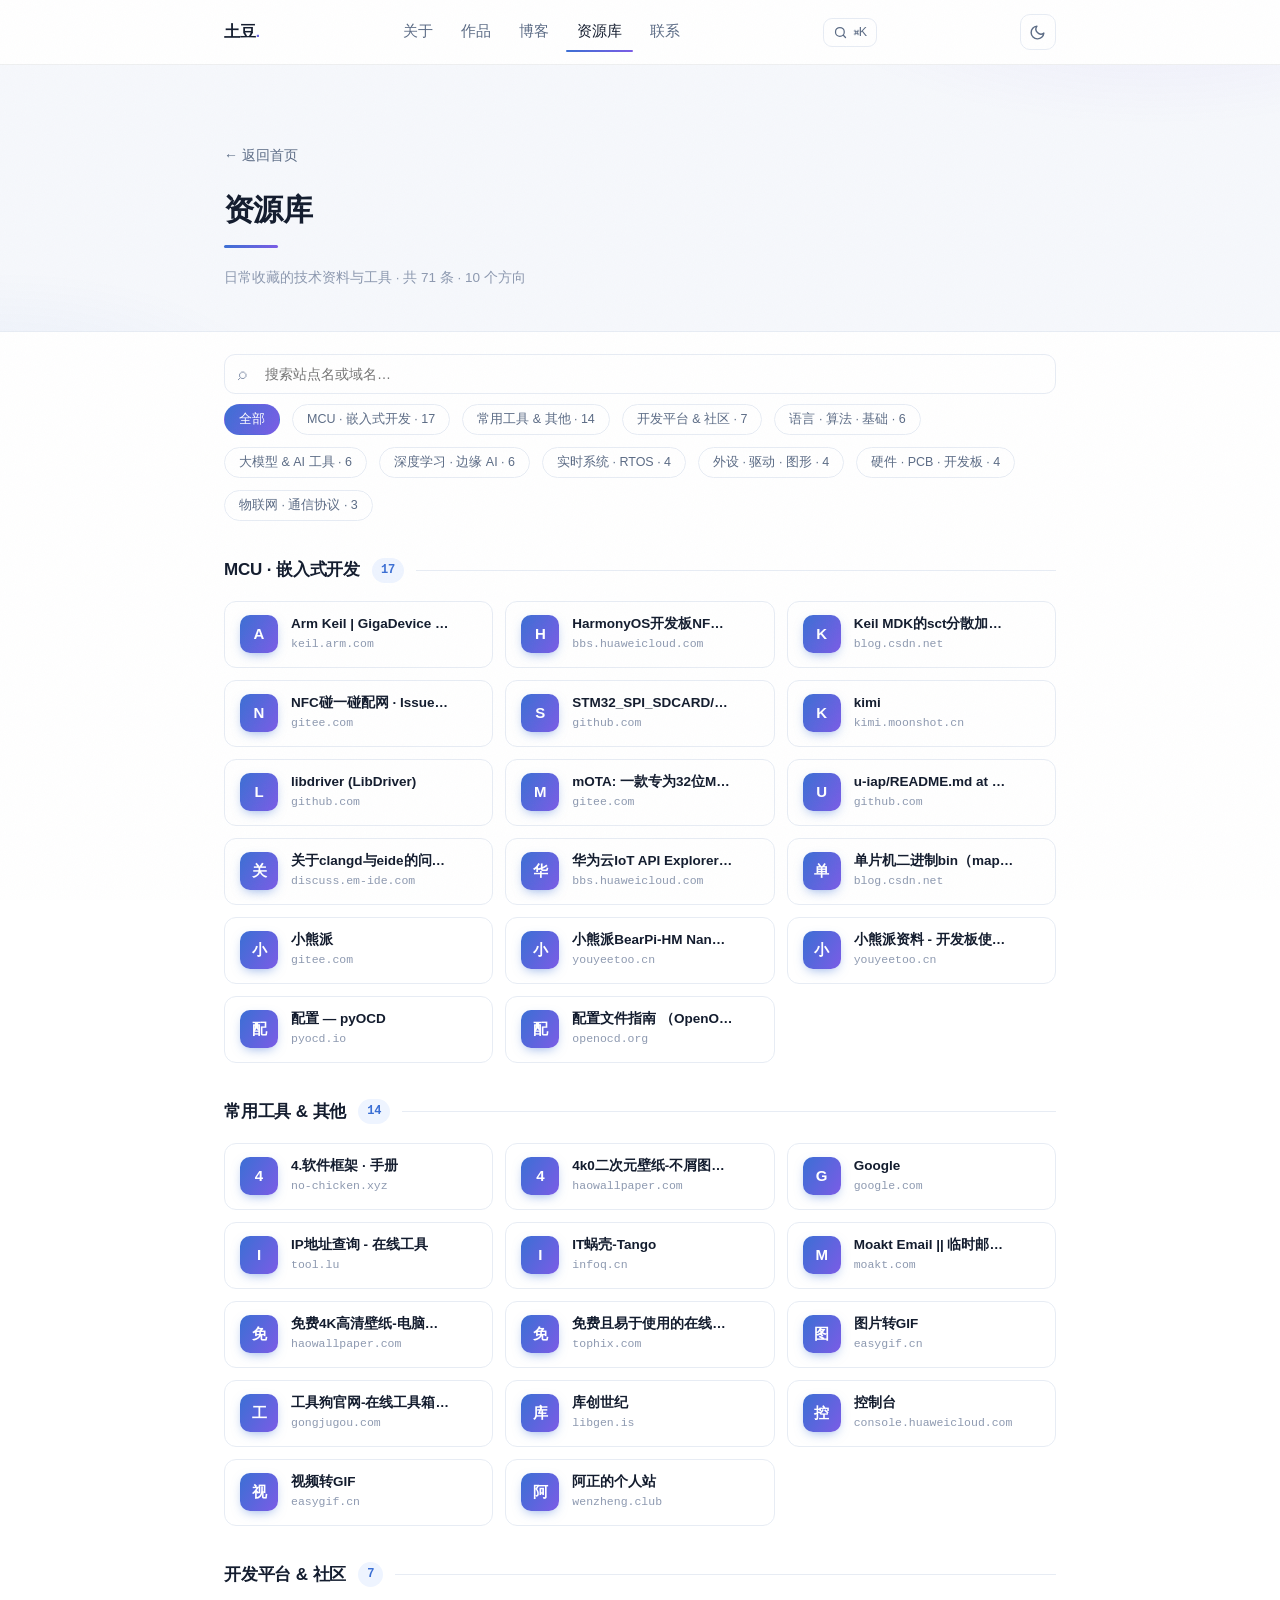
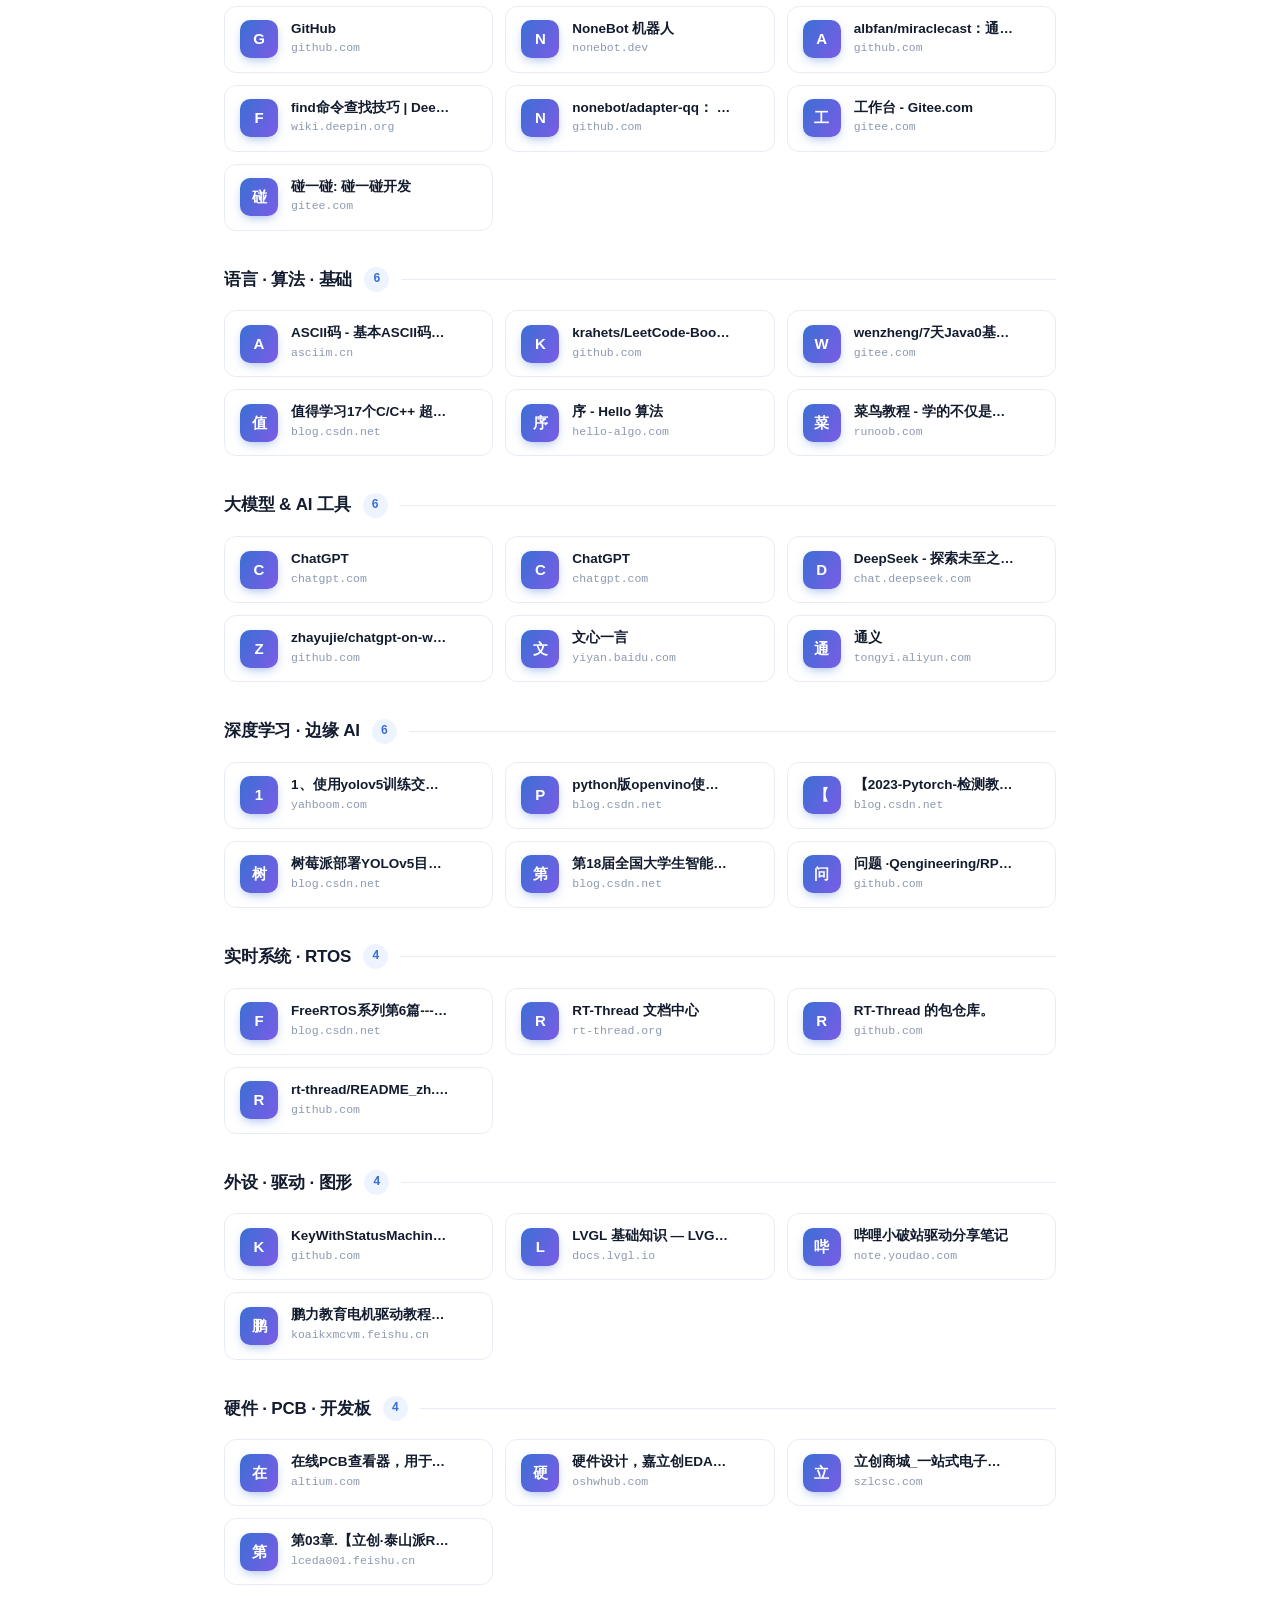
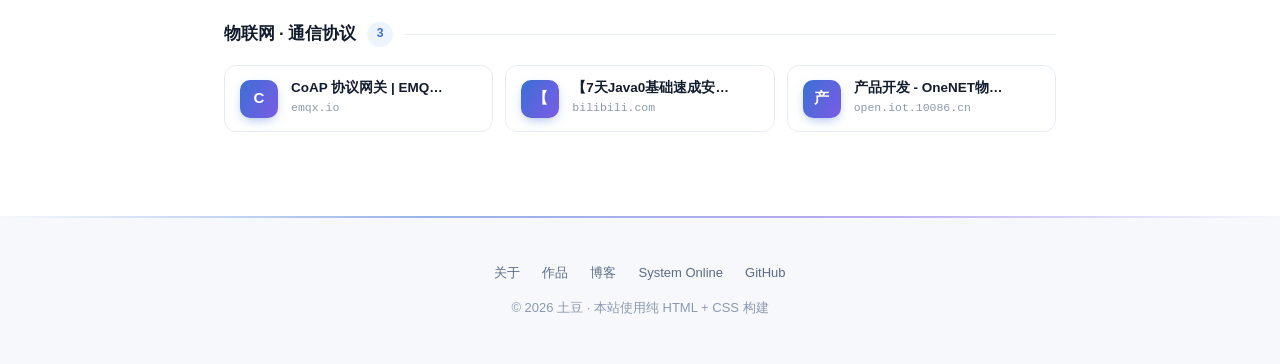
<file: resources.html>
<!DOCTYPE html>
<html lang="zh-CN">
<head>
  <meta charset="UTF-8">
  <meta name="color-scheme" content="light dark">
  <meta name="viewport" content="width=device-width, initial-scale=1.0">
  <title>资源库 · 土豆</title>
  <meta name="description" content="嵌入式、RTOS、物联网、边缘 AI 常用资料与工具收藏。">
  <link rel="stylesheet" href="assets/style.css">
  <noscript>
    <style>
      .reveal { opacity: 1 !important; transform: none !important; }
      .cursor-glow, .to-top { display: none; }
      .sb-fill { width: var(--w); }
    </style>
  </noscript>
  <link rel="manifest" href="manifest.json">
  <meta name="apple-mobile-web-app-capable" content="yes">
  <meta name="apple-mobile-web-app-title" content="土豆">
  <meta name="apple-mobile-web-app-status-bar-style" content="black-translucent">
  <link rel="apple-touch-icon" href="assets/icon-192.png">
  <meta name="theme-color" content="#0c1526">
</head>
<body>

  <nav class="nav">
    <div class="nav-inner">
      <a href="index.html" class="nav-logo">土豆<span>.</span></a>
      <div class="nav-links">
        <a href="index.html#about">关于</a>
        <a href="index.html#work">作品</a>
        <a href="blog.html">博客</a>
        <a href="resources.html" class="active">资源库</a>
        <a href="index.html#contact">联系</a>
      </div>
      <button class="theme-toggle" id="themeToggle" aria-label="切换主题">
        <svg class="icon-moon" viewBox="0 0 24 24" fill="none" stroke="currentColor" stroke-width="2" stroke-linecap="round" stroke-linejoin="round"><path d="M21 12.79A9 9 0 1 1 11.21 3 7 7 0 0 0 21 12.79z"/></svg>
        <svg class="icon-sun" viewBox="0 0 24 24" fill="none" stroke="currentColor" stroke-width="2" stroke-linecap="round" stroke-linejoin="round"><circle cx="12" cy="12" r="5"/><path d="M12 1v2M12 21v2M4.22 4.22l1.42 1.42M18.36 18.36l1.42 1.42M1 12h2M21 12h2M4.22 19.78l1.42-1.42M18.36 5.64l1.42-1.42"/></svg>
      </button>
    </div>
  </nav>

  <header class="post-header">
    <div class="container">
      <a href="index.html" class="back-link">&larr; 返回首页</a>
      <h1 style="font-size: 30px; margin-top: 14px;">资源库</h1>
      <div class="p-meta">日常收藏的技术资料与工具 · 共 71 条 · 10 个方向</div>
    </div>
  </header>

  <main class="container" style="padding-bottom: 76px;">
    <div class="blog-tools">
      <div class="search-box">
        <input type="search" id="resSearch" placeholder="搜索站点名或域名…" aria-label="搜索资源">
      </div>
    </div>
    <div class="blog-tools" style="margin-top: 0;">
      <button class="tag-chip active" data-cat="*">全部</button>
      <button class="tag-chip" data-cat="MCU · 嵌入式开发">MCU · 嵌入式开发 · 17</button>
      <button class="tag-chip" data-cat="常用工具 & 其他">常用工具 & 其他 · 14</button>
      <button class="tag-chip" data-cat="开发平台 & 社区">开发平台 & 社区 · 7</button>
      <button class="tag-chip" data-cat="语言 · 算法 · 基础">语言 · 算法 · 基础 · 6</button>
      <button class="tag-chip" data-cat="大模型 & AI 工具">大模型 & AI 工具 · 6</button>
      <button class="tag-chip" data-cat="深度学习 · 边缘 AI">深度学习 · 边缘 AI · 6</button>
      <button class="tag-chip" data-cat="实时系统 · RTOS">实时系统 · RTOS · 4</button>
      <button class="tag-chip" data-cat="外设 · 驱动 · 图形">外设 · 驱动 · 图形 · 4</button>
      <button class="tag-chip" data-cat="硬件 · PCB · 开发板">硬件 · PCB · 开发板 · 4</button>
      <button class="tag-chip" data-cat="物联网 · 通信协议">物联网 · 通信协议 · 3</button>
    </div>

    <div id="resList">
    <section class="res-group">
      <h2>MCU · 嵌入式开发 <em>17</em></h2>
      <div class="res-grid">
        <a class="res-card" href="https://www.keil.arm.com/packs/gd32c10x_dfp-gigadevice/devices/" target="_blank" rel="noopener">
          <div class="res-tile">A</div>
          <div class="res-meta">
            <strong>Arm Keil | GigaDevice GD32C10x_DFP</strong>
            <span>keil.arm.com</span>
          </div>
        </a>
        <a class="res-card" href="https://bbs.huaweicloud.com/blogs/308557" target="_blank" rel="noopener">
          <div class="res-tile">H</div>
          <div class="res-meta">
            <strong>HarmonyOS开发板NFC碰一碰完成动态配置-云社区-华为云</strong>
            <span>bbs.huaweicloud.com</span>
          </div>
        </a>
        <a class="res-card" href="https://blog.csdn.net/weixin_44788542/article/details/127537956" target="_blank" rel="noopener">
          <div class="res-tile">K</div>
          <div class="res-meta">
            <strong>Keil MDK的sct分散加载文件详解_keil sct-CSDN博客</strong>
            <span>blog.csdn.net</span>
          </div>
        </a>
        <a class="res-card" href="https://gitee.com/bearpi/bearpi-hm_nano/issues/I496Q0" target="_blank" rel="noopener">
          <div class="res-tile">N</div>
          <div class="res-meta">
            <strong>NFC碰一碰配网 · Issue #I496Q0 · 小熊派开源社区/BearPi-HM_Nano - Gitee.com</strong>
            <span>gitee.com</span>
          </div>
        </a>
        <a class="res-card" href="https://github.com/eziya/STM32_SPI_SDCARD/blob/master/STM32F4_HAL_SPI_SDCARD/Src/fatfs_sd.c" target="_blank" rel="noopener">
          <div class="res-tile">S</div>
          <div class="res-meta">
            <strong>STM32_SPI_SDCARD/STM32F4_HAL_SPI_SDCARD/Src/fatfs_sd.c at master · eziya/STM32_SPI_SDCARD</strong>
            <span>github.com</span>
          </div>
        </a>
        <a class="res-card" href="https://kimi.moonshot.cn/chat/cpcm6gqvk6geotam8nqg?data_source=tracer&utm_campaign=TR_PbzLg2eV&utm_content=&utm_medium=%E5%BE%AE%E8%BD%AFbing&utm_source=bing&utm_term=&msclkid=c151897d347e16984233ef2456a51bfe" target="_blank" rel="noopener">
          <div class="res-tile">K</div>
          <div class="res-meta">
            <strong>kimi</strong>
            <span>kimi.moonshot.cn</span>
          </div>
        </a>
        <a class="res-card" href="https://github.com/libdriver" target="_blank" rel="noopener">
          <div class="res-tile">L</div>
          <div class="res-meta">
            <strong>libdriver (LibDriver)</strong>
            <span>github.com</span>
          </div>
        </a>
        <a class="res-card" href="https://gitee.com/DinoHaw/mOTA" target="_blank" rel="noopener">
          <div class="res-tile">M</div>
          <div class="res-meta">
            <strong>mOTA: 一款专为32位MCU开发的OTA组件</strong>
            <span>gitee.com</span>
          </div>
        </a>
        <a class="res-card" href="https://github.com/Staok/u-iap/blob/main/README.md" target="_blank" rel="noopener">
          <div class="res-tile">U</div>
          <div class="res-meta">
            <strong>u-iap/README.md at main · Staok/u-iap</strong>
            <span>github.com</span>
          </div>
        </a>
        <a class="res-card" href="https://discuss.em-ide.com/d/441-clangdeide" target="_blank" rel="noopener">
          <div class="res-tile">关</div>
          <div class="res-meta">
            <strong>关于clangd与eide的问题 - Embedded IDE Forum</strong>
            <span>discuss.em-ide.com</span>
          </div>
        </a>
        <a class="res-card" href="https://bbs.huaweicloud.com/blogs/308448" target="_blank" rel="noopener">
          <div class="res-tile">华</div>
          <div class="res-meta">
            <strong>华为云IoT API Explorer对接小程序实现系统化应用-云社区-华为云</strong>
            <span>bbs.huaweicloud.com</span>
          </div>
        </a>
        <a class="res-card" href="https://blog.csdn.net/APP_xinyonghu_li/article/details/135147839" target="_blank" rel="noopener">
          <div class="res-tile">单</div>
          <div class="res-meta">
            <strong>单片机二进制bin（map、反汇编）文件分析（IAP程序跳转，PC指针指向问题分析）_怎么分析bin文件数据代表的什么意思-CSDN博客</strong>
            <span>blog.csdn.net</span>
          </div>
        </a>
        <a class="res-card" href="https://gitee.com/bearpi/bearpi-hm_nano" target="_blank" rel="noopener">
          <div class="res-tile">小</div>
          <div class="res-meta">
            <strong>小熊派</strong>
            <span>gitee.com</span>
          </div>
        </a>
        <a class="res-card" href="https://youyeetoo.cn/forum.php?mod=viewthread&tid=5379&highlight=%E5%B0%8F%E7%86%8A" target="_blank" rel="noopener">
          <div class="res-tile">小</div>
          <div class="res-meta">
            <strong>小熊派BearPi-HM Nano资料链接 - RISC-V平台开发板(K210/K510) - 深圳风火轮科技</strong>
            <span>youyeetoo.cn</span>
          </div>
        </a>
        <a class="res-card" href="https://youyeetoo.cn/forum.php?mod=viewthread&tid=5501&highlight=%E5%B0%8F%E7%86%8A" target="_blank" rel="noopener">
          <div class="res-tile">小</div>
          <div class="res-meta">
            <strong>小熊派资料 - 开发板使用 - 深圳风火轮科技</strong>
            <span>youyeetoo.cn</span>
          </div>
        </a>
        <a class="res-card" href="https://pyocd.io/docs/configuration.html#config-file" target="_blank" rel="noopener">
          <div class="res-tile">配</div>
          <div class="res-meta">
            <strong>配置 — pyOCD</strong>
            <span>pyocd.io</span>
          </div>
        </a>
        <a class="res-card" href="https://openocd.org/doc-release/html/Config-File-Guidelines.html#Config-File-Guidelines" target="_blank" rel="noopener">
          <div class="res-tile">配</div>
          <div class="res-meta">
            <strong>配置文件指南 （OpenOCD 用户指南）</strong>
            <span>openocd.org</span>
          </div>
        </a>
      </div>
    </section>
    <section class="res-group">
      <h2>常用工具 & 其他 <em>14</em></h2>
      <div class="res-grid">
        <a class="res-card" href="https://no-chicken.xyz/OV-Watch/4.%E8%BD%AF%E4%BB%B6%E6%A1%86%E6%9E%B6.html" target="_blank" rel="noopener">
          <div class="res-tile">4</div>
          <div class="res-meta">
            <strong>4.软件框架 · 手册</strong>
            <span>no-chicken.xyz</span>
          </div>
        </a>
        <a class="res-card" href="https://haowallpaper.com/homeViewLook/15053605318659392" target="_blank" rel="noopener">
          <div class="res-tile">4</div>
          <div class="res-meta">
            <strong>4k0二次元壁纸-不屑图片-《免费下载》「哲风壁纸」</strong>
            <span>haowallpaper.com</span>
          </div>
        </a>
        <a class="res-card" href="https://www.google.com/" target="_blank" rel="noopener">
          <div class="res-tile">G</div>
          <div class="res-meta">
            <strong>Google</strong>
            <span>google.com</span>
          </div>
        </a>
        <a class="res-card" href="https://tool.lu/ip/" target="_blank" rel="noopener">
          <div class="res-tile">I</div>
          <div class="res-meta">
            <strong>IP地址查询 - 在线工具</strong>
            <span>tool.lu</span>
          </div>
        </a>
        <a class="res-card" href="https://www.infoq.cn/u/tango/publish?utm_term=geek_search_source&utm_campaign=geek_search_source&utm_source=geek_search_source&utm_content=geek_search_source&utm_medium=geek_search_source" target="_blank" rel="noopener">
          <div class="res-tile">I</div>
          <div class="res-meta">
            <strong>IT蜗壳-Tango</strong>
            <span>infoq.cn</span>
          </div>
        </a>
        <a class="res-card" href="https://www.moakt.com/" target="_blank" rel="noopener">
          <div class="res-tile">M</div>
          <div class="res-meta">
            <strong>Moakt Email || 临时邮箱专业服务</strong>
            <span>moakt.com</span>
          </div>
        </a>
        <a class="res-card" href="https://haowallpaper.com/" target="_blank" rel="noopener">
          <div class="res-tile">免</div>
          <div class="res-meta">
            <strong>免费4K高清壁纸-电脑背景图片-Mac壁纸网站「哲风壁纸」</strong>
            <span>haowallpaper.com</span>
          </div>
        </a>
        <a class="res-card" href="https://tophix.com/zh-cn/" target="_blank" rel="noopener">
          <div class="res-tile">免</div>
          <div class="res-meta">
            <strong>免费且易于使用的在线工具 - Tophix</strong>
            <span>tophix.com</span>
          </div>
        </a>
        <a class="res-card" href="https://easygif.cn/to_gif/picture" target="_blank" rel="noopener">
          <div class="res-tile">图</div>
          <div class="res-meta">
            <strong>图片转GIF</strong>
            <span>easygif.cn</span>
          </div>
        </a>
        <a class="res-card" href="https://www.gongjugou.com/" target="_blank" rel="noopener">
          <div class="res-tile">工</div>
          <div class="res-meta">
            <strong>工具狗官网-在线工具箱-免费实用工具大全</strong>
            <span>gongjugou.com</span>
          </div>
        </a>
        <a class="res-card" href="https://libgen.is/" target="_blank" rel="noopener">
          <div class="res-tile">库</div>
          <div class="res-meta">
            <strong>库创世纪</strong>
            <span>libgen.is</span>
          </div>
        </a>
        <a class="res-card" href="https://console.huaweicloud.com/console/?region=cn-north-4#/home" target="_blank" rel="noopener">
          <div class="res-tile">控</div>
          <div class="res-meta">
            <strong>控制台</strong>
            <span>console.huaweicloud.com</span>
          </div>
        </a>
        <a class="res-card" href="https://easygif.cn/to_gif/video" target="_blank" rel="noopener">
          <div class="res-tile">视</div>
          <div class="res-meta">
            <strong>视频转GIF</strong>
            <span>easygif.cn</span>
          </div>
        </a>
        <a class="res-card" href="http://wenzheng.club/" target="_blank" rel="noopener">
          <div class="res-tile">阿</div>
          <div class="res-meta">
            <strong>阿正的个人站</strong>
            <span>wenzheng.club</span>
          </div>
        </a>
      </div>
    </section>
    <section class="res-group">
      <h2>开发平台 & 社区 <em>7</em></h2>
      <div class="res-grid">
        <a class="res-card" href="https://github.com/" target="_blank" rel="noopener">
          <div class="res-tile">G</div>
          <div class="res-meta">
            <strong>GitHub</strong>
            <span>github.com</span>
          </div>
        </a>
        <a class="res-card" href="https://nonebot.dev/" target="_blank" rel="noopener">
          <div class="res-tile">N</div>
          <div class="res-meta">
            <strong>NoneBot 机器人</strong>
            <span>nonebot.dev</span>
          </div>
        </a>
        <a class="res-card" href="https://github.com/albfan/miraclecast" target="_blank" rel="noopener">
          <div class="res-tile">A</div>
          <div class="res-meta">
            <strong>albfan/miraclecast：通过 Wifi-Display 规范（也称为 Miracast）将外部显示器连接到您的系统</strong>
            <span>github.com</span>
          </div>
        </a>
        <a class="res-card" href="https://wiki.deepin.org/zh/04_%E5%B8%B8%E8%A7%81%E9%97%AE%E9%A2%98FAQ/find%E5%91%BD%E4%BB%A4%E6%9F%A5%E6%89%BE%E6%8A%80%E5%B7%A7" target="_blank" rel="noopener">
          <div class="res-tile">F</div>
          <div class="res-meta">
            <strong>find命令查找技巧 | DeepinWiki</strong>
            <span>wiki.deepin.org</span>
          </div>
        </a>
        <a class="res-card" href="https://github.com/nonebot/adapter-qq" target="_blank" rel="noopener">
          <div class="res-tile">N</div>
          <div class="res-meta">
            <strong>nonebot/adapter-qq： NoneBot2 QQ 适配器 / 用于 nonebot2 的 QQ 适配器</strong>
            <span>github.com</span>
          </div>
        </a>
        <a class="res-card" href="https://gitee.com/" target="_blank" rel="noopener">
          <div class="res-tile">工</div>
          <div class="res-meta">
            <strong>工作台 - Gitee.com</strong>
            <span>gitee.com</span>
          </div>
        </a>
        <a class="res-card" href="https://gitee.com/pengfeihou/OneHop" target="_blank" rel="noopener">
          <div class="res-tile">碰</div>
          <div class="res-meta">
            <strong>碰一碰: 碰一碰开发</strong>
            <span>gitee.com</span>
          </div>
        </a>
      </div>
    </section>
    <section class="res-group">
      <h2>语言 · 算法 · 基础 <em>6</em></h2>
      <div class="res-grid">
        <a class="res-card" href="https://www.asciim.cn/" target="_blank" rel="noopener">
          <div class="res-tile">A</div>
          <div class="res-meta">
            <strong>ASCII码 - 基本ASCII码和扩展ASCII码,中文最全ASCII码对照表0~255</strong>
            <span>asciim.cn</span>
          </div>
        </a>
        <a class="res-card" href="https://github.com/krahets/LeetCode-Book" target="_blank" rel="noopener">
          <div class="res-tile">K</div>
          <div class="res-meta">
            <strong>krahets/LeetCode-Book: 《剑指 Offer》 Python, Java, C++ 解题代码，LeetBook《图解算法数据结构》配套代码仓</strong>
            <span>github.com</span>
          </div>
        </a>
        <a class="res-card" href="https://gitee.com/wenzhengclub/Seven_Day_Android_Learn" target="_blank" rel="noopener">
          <div class="res-tile">W</div>
          <div class="res-meta">
            <strong>wenzheng/7天Java0基础速成安卓开发 - 码云 - 开源中国</strong>
            <span>gitee.com</span>
          </div>
        </a>
        <a class="res-card" href="https://blog.csdn.net/qq_41523096/article/details/104399717" target="_blank" rel="noopener">
          <div class="res-tile">值</div>
          <div class="res-meta">
            <strong>值得学习17个C/C++ 超经典开源项目，面试加分_c语言开源项目 必读-CSDN博客</strong>
            <span>blog.csdn.net</span>
          </div>
        </a>
        <a class="res-card" href="https://www.hello-algo.com/chapter_hello_algo/" target="_blank" rel="noopener">
          <div class="res-tile">序</div>
          <div class="res-meta">
            <strong>序 - Hello 算法</strong>
            <span>hello-algo.com</span>
          </div>
        </a>
        <a class="res-card" href="https://www.runoob.com/" target="_blank" rel="noopener">
          <div class="res-tile">菜</div>
          <div class="res-meta">
            <strong>菜鸟教程 - 学的不仅是技术，更是梦想！</strong>
            <span>runoob.com</span>
          </div>
        </a>
      </div>
    </section>
    <section class="res-group">
      <h2>大模型 & AI 工具 <em>6</em></h2>
      <div class="res-grid">
        <a class="res-card" href="https://chatgpt.com/" target="_blank" rel="noopener">
          <div class="res-tile">C</div>
          <div class="res-meta">
            <strong>ChatGPT</strong>
            <span>chatgpt.com</span>
          </div>
        </a>
        <a class="res-card" href="https://chatgpt.com/?oai-dm=1" target="_blank" rel="noopener">
          <div class="res-tile">C</div>
          <div class="res-meta">
            <strong>ChatGPT</strong>
            <span>chatgpt.com</span>
          </div>
        </a>
        <a class="res-card" href="https://chat.deepseek.com/" target="_blank" rel="noopener">
          <div class="res-tile">D</div>
          <div class="res-meta">
            <strong>DeepSeek - 探索未至之境</strong>
            <span>chat.deepseek.com</span>
          </div>
        </a>
        <a class="res-card" href="https://github.com/zhayujie/chatgpt-on-wechat" target="_blank" rel="noopener">
          <div class="res-tile">Z</div>
          <div class="res-meta">
            <strong>zhayujie/chatgpt-on-wechat: 基于大模型搭建的聊天机器人，同时支持 微信 公众号、企业微信应用、飞书、钉钉 等接入，可选择GPT3.5/GPT4.0/Claude/文心一言/讯飞星火/通义千问/Gemini/GLM-4/Claude/Kimi/LinkAI，能处理文本、语音和图片，访问操作系统和互联网，支持基于自有知识库进行定制企业智能客服。</strong>
            <span>github.com</span>
          </div>
        </a>
        <a class="res-card" href="https://yiyan.baidu.com/" target="_blank" rel="noopener">
          <div class="res-tile">文</div>
          <div class="res-meta">
            <strong>文心一言</strong>
            <span>yiyan.baidu.com</span>
          </div>
        </a>
        <a class="res-card" href="https://tongyi.aliyun.com/qianwen/?sessionId=730ee6128a324e87beddbc51c5d6ca7b" target="_blank" rel="noopener">
          <div class="res-tile">通</div>
          <div class="res-meta">
            <strong>通义</strong>
            <span>tongyi.aliyun.com</span>
          </div>
        </a>
      </div>
    </section>
    <section class="res-group">
      <h2>深度学习 · 边缘 AI <em>6</em></h2>
      <div class="res-grid">
        <a class="res-card" href="https://www.yahboom.com/build.html?id=5921&cid=553" target="_blank" rel="noopener">
          <div class="res-tile">1</div>
          <div class="res-meta">
            <strong>1、使用yolov5训练交通标志</strong>
            <span>yahboom.com</span>
          </div>
        </a>
        <a class="res-card" href="https://blog.csdn.net/zhou_438/article/details/112846704" target="_blank" rel="noopener">
          <div class="res-tile">P</div>
          <div class="res-meta">
            <strong>python版openvino使用_使用openvino python-CSDN博客</strong>
            <span>blog.csdn.net</span>
          </div>
        </a>
        <a class="res-card" href="https://blog.csdn.net/ECHOSON/article/details/129560401" target="_blank" rel="noopener">
          <div class="res-tile">【</div>
          <div class="res-meta">
            <strong>【2023-Pytorch-检测教程】手把手教你使用YOLOV5做电线绝缘子缺陷检测_yolov5 电力-CSDN博客</strong>
            <span>blog.csdn.net</span>
          </div>
        </a>
        <a class="res-card" href="https://blog.csdn.net/qq_44231797/article/details/133270195" target="_blank" rel="noopener">
          <div class="res-tile">树</div>
          <div class="res-meta">
            <strong>树莓派部署YOLOv5目标检测（详细篇）_yolov5部署树莓派-CSDN博客</strong>
            <span>blog.csdn.net</span>
          </div>
        </a>
        <a class="res-card" href="https://blog.csdn.net/qq_58114029/article/details/131879413" target="_blank" rel="noopener">
          <div class="res-tile">第</div>
          <div class="res-meta">
            <strong>第18届全国大学生智能汽车竞赛四轮车开源讲解_【第18届全国大学生智能汽车竞赛四轮车开源讲解【3】--边线提取 - csdn app】-CSDN博客</strong>
            <span>blog.csdn.net</span>
          </div>
        </a>
        <a class="res-card" href="https://github.com/Qengineering/RPi-Bullseye-DNN-image/issues" target="_blank" rel="noopener">
          <div class="res-tile">问</div>
          <div class="res-meta">
            <strong>问题 ·Qengineering/RPi-Bullseye-DNN-image（英语：Qengineering/RPi-Bullseye-DNN-image）</strong>
            <span>github.com</span>
          </div>
        </a>
      </div>
    </section>
    <section class="res-group">
      <h2>实时系统 · RTOS <em>4</em></h2>
      <div class="res-grid">
        <a class="res-card" href="https://blog.csdn.net/zhzht19861011/article/details/50134883" target="_blank" rel="noopener">
          <div class="res-tile">F</div>
          <div class="res-meta">
            <strong>FreeRTOS系列第6篇---FreeRTOS内核配置说明_vassertcalled-CSDN博客</strong>
            <span>blog.csdn.net</span>
          </div>
        </a>
        <a class="res-card" href="https://www.rt-thread.org/document/site/#/" target="_blank" rel="noopener">
          <div class="res-tile">R</div>
          <div class="res-meta">
            <strong>RT-Thread 文档中心</strong>
            <span>rt-thread.org</span>
          </div>
        </a>
        <a class="res-card" href="https://github.com/RT-Thread-packages" target="_blank" rel="noopener">
          <div class="res-tile">R</div>
          <div class="res-meta">
            <strong>RT-Thread 的包仓库。</strong>
            <span>github.com</span>
          </div>
        </a>
        <a class="res-card" href="https://github.com/RT-Thread/rt-thread/blob/master/README_zh.md" target="_blank" rel="noopener">
          <div class="res-tile">R</div>
          <div class="res-meta">
            <strong>rt-thread/README_zh.md at master · RT-Thread/rt-thread</strong>
            <span>github.com</span>
          </div>
        </a>
      </div>
    </section>
    <section class="res-group">
      <h2>外设 · 驱动 · 图形 <em>4</em></h2>
      <div class="res-grid">
        <a class="res-card" href="https://github.com/Donocean/KeyWithStatusMachine/blob/main/key.c" target="_blank" rel="noopener">
          <div class="res-tile">K</div>
          <div class="res-meta">
            <strong>KeyWithStatusMachine/key.c at main · Donocean/KeyWithStatusMachine</strong>
            <span>github.com</span>
          </div>
        </a>
        <a class="res-card" href="https://docs.lvgl.io/master/intro/basics.html#going-deeper" target="_blank" rel="noopener">
          <div class="res-tile">L</div>
          <div class="res-meta">
            <strong>LVGL 基础知识 — LVGL 文档</strong>
            <span>docs.lvgl.io</span>
          </div>
        </a>
        <a class="res-card" href="https://note.youdao.com/ynoteshare/index.html?id=98acfc0ec0654492ba66423719a5426c&type=notebook&_time=1723368811819" target="_blank" rel="noopener">
          <div class="res-tile">哔</div>
          <div class="res-meta">
            <strong>哔哩小破站驱动分享笔记</strong>
            <span>note.youdao.com</span>
          </div>
        </a>
        <a class="res-card" href="https://koaikxmcvm.feishu.cn/docx/XgkTdrJDJoPv0sxDW6DcbbH3nxh" target="_blank" rel="noopener">
          <div class="res-tile">鹏</div>
          <div class="res-meta">
            <strong>鹏力教育电机驱动教程之BLDC篇 - 飞书云文档</strong>
            <span>koaikxmcvm.feishu.cn</span>
          </div>
        </a>
      </div>
    </section>
    <section class="res-group">
      <h2>硬件 · PCB · 开发板 <em>4</em></h2>
      <div class="res-grid">
        <a class="res-card" href="https://www.altium.com/viewer/cn/" target="_blank" rel="noopener">
          <div class="res-tile">在</div>
          <div class="res-meta">
            <strong>在线PCB查看器，用于电子设计项目可视化及共享</strong>
            <span>altium.com</span>
          </div>
        </a>
        <a class="res-card" href="https://oshwhub.com/" target="_blank" rel="noopener">
          <div class="res-tile">硬</div>
          <div class="res-meta">
            <strong>硬件设计，嘉立创EDA开源硬件平台，硬件工程师的电路家园</strong>
            <span>oshwhub.com</span>
          </div>
        </a>
        <a class="res-card" href="https://www.szlcsc.com/" target="_blank" rel="noopener">
          <div class="res-tile">立</div>
          <div class="res-meta">
            <strong>立创商城_一站式电子元器件采购自营商城_嘉立创电子商城</strong>
            <span>szlcsc.com</span>
          </div>
        </a>
        <a class="res-card" href="https://lceda001.feishu.cn/wiki/HnF0wbuMbiAj3Ok32B4cCJGanfd" target="_blank" rel="noopener">
          <div class="res-tile">第</div>
          <div class="res-meta">
            <strong>第03章.【立创·泰山派RK3566】文档手册 - 飞书云文档</strong>
            <span>lceda001.feishu.cn</span>
          </div>
        </a>
      </div>
    </section>
    <section class="res-group">
      <h2>物联网 · 通信协议 <em>3</em></h2>
      <div class="res-grid">
        <a class="res-card" href="https://www.emqx.io/docs/zh/v5.6/gateway/coap.html#%E5%88%9B%E5%BB%BA%E8%BF%9E%E6%8E%A5" target="_blank" rel="noopener">
          <div class="res-tile">C</div>
          <div class="res-meta">
            <strong>CoAP 协议网关 | EMQX 5.6 文档</strong>
            <span>emqx.io</span>
          </div>
        </a>
        <a class="res-card" href="https://www.bilibili.com/video/BV1T7411V7bn/?spm_id_from=333.337.search-card.all.click&vd_source=ebcd13533a2a6a61894475eb3b7ddd84" target="_blank" rel="noopener">
          <div class="res-tile">【</div>
          <div class="res-meta">
            <strong>【7天Java0基础速成安卓开发】Day4 MQTT Jar包的导入和物联网调试_哔哩哔哩_bilibili</strong>
            <span>bilibili.com</span>
          </div>
        </a>
        <a class="res-card" href="https://open.iot.10086.cn/console/product/own" target="_blank" rel="noopener">
          <div class="res-tile">产</div>
          <div class="res-meta">
            <strong>产品开发 - OneNET物联网平台</strong>
            <span>open.iot.10086.cn</span>
          </div>
        </a>
      </div>
    </section>
    </div>
    <div class="no-result" id="resEmpty">没有匹配的资源，换个词试试。</div>
  </main>

  <footer class="footer">
    <div class="container">
      <div class="footer-links">
        <a href="index.html#about">关于</a>
        <a href="index.html#work">作品</a>
        <a href="blog.html">博客</a>
        <a href="cyberpunk-panel.html">System Online</a>
        <a href="https://github.com/SuperPotato01" target="_blank" rel="noopener">GitHub</a>
      </div>
      <p>© 2026 土豆 · 本站使用纯 HTML + CSS 构建</p>
    </div>
  </footer>

  <script src="assets/app.js"></script>
</body>
</html>
</file>
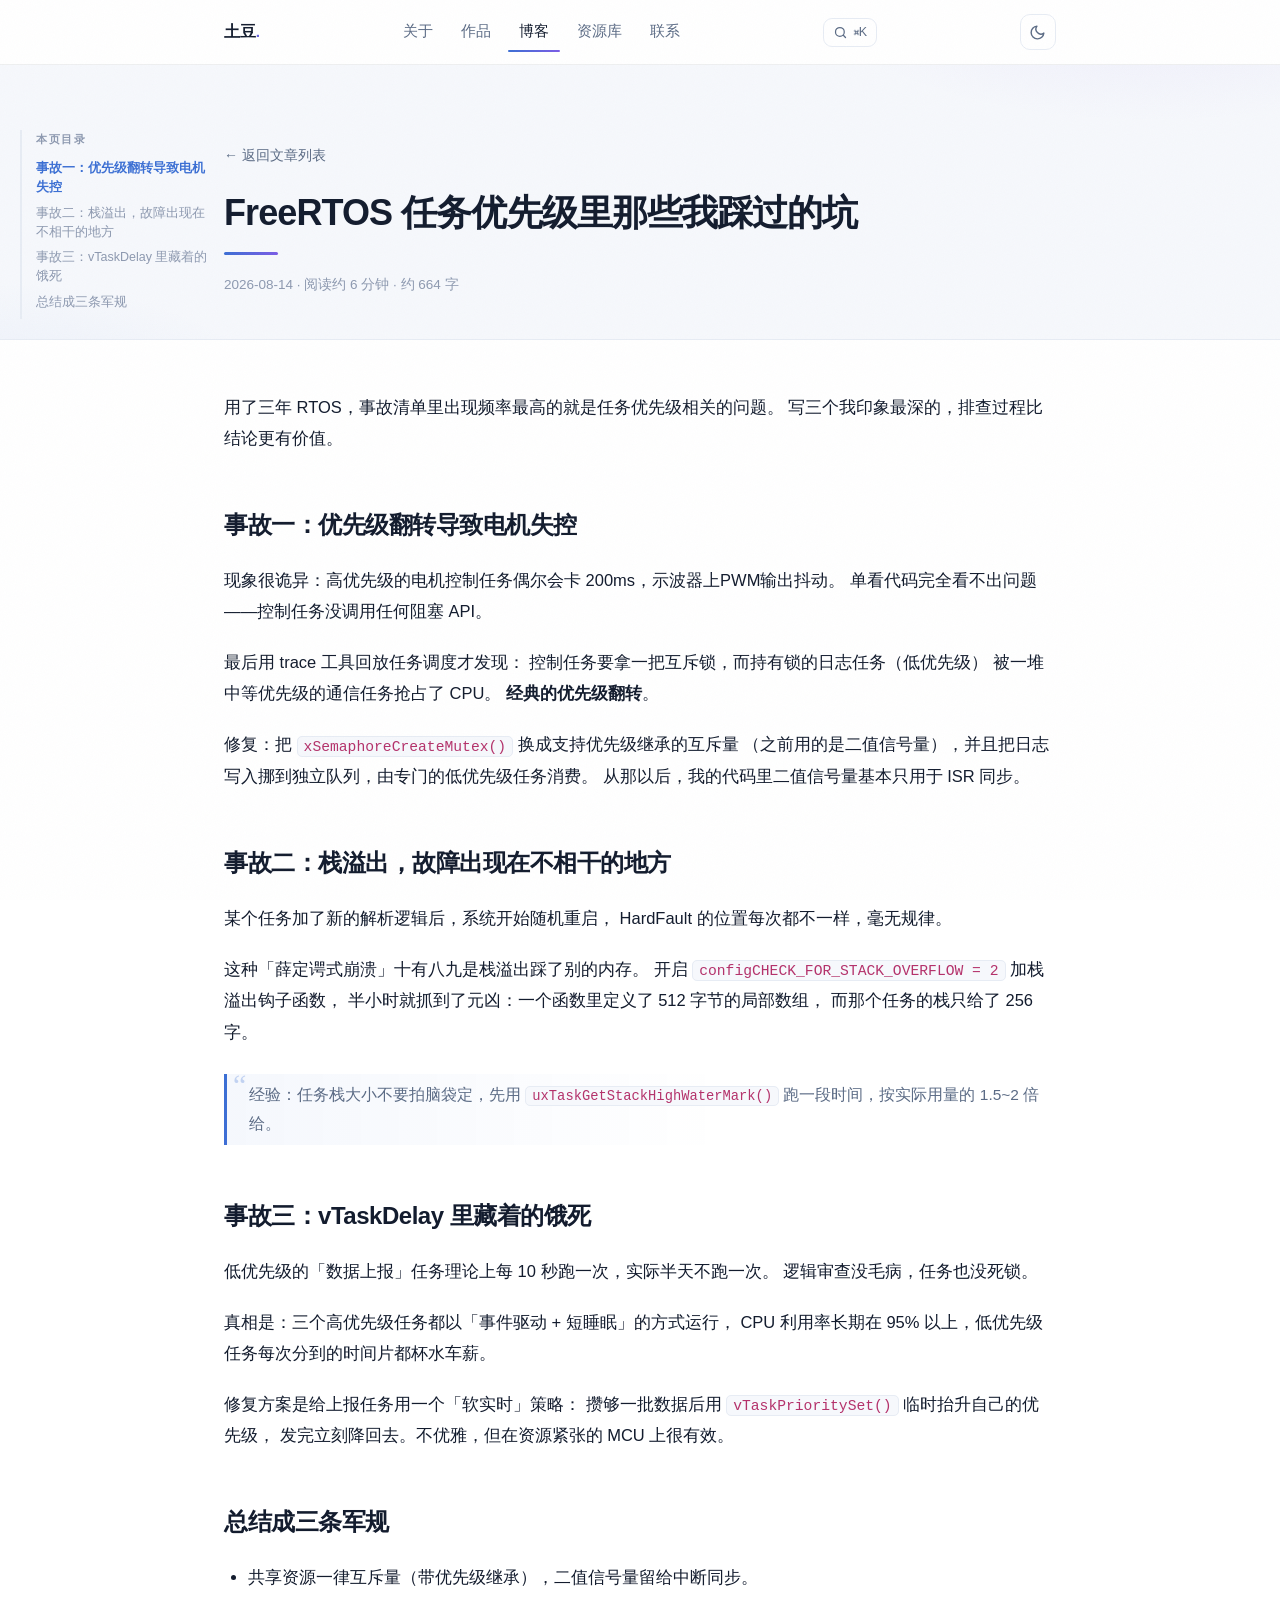
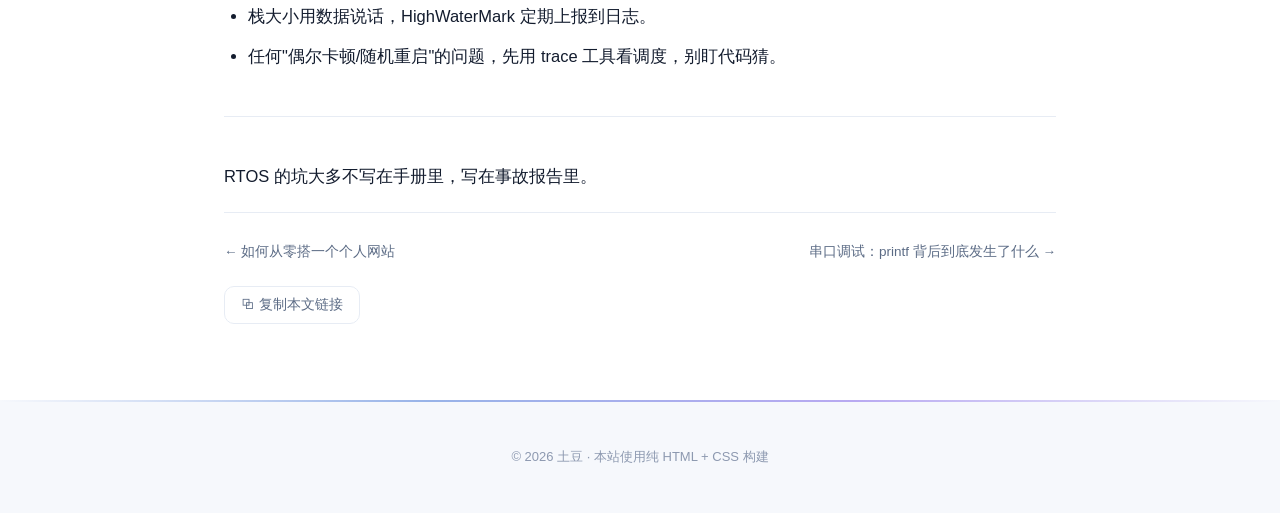
<file: posts/freertos-tasks.html>
<!DOCTYPE html>
<html lang="zh-CN">
<head>
  <meta charset="UTF-8">
  <meta name="viewport" content="width=device-width, initial-scale=1.0">
  <title>FreeRTOS 任务优先级里那些我踩过的坑 · 土豆</title>
  <meta name="description" content="优先级翻转、栈溢出、任务饿死——三个真实事故的排查过程与修复方案。">
  <link rel="stylesheet" href="../assets/style.css">
  <noscript>
    <style>
      .reveal { opacity: 1 !important; transform: none !important; }
      .cursor-glow, .to-top { display: none; }
    </style>
  </noscript>
</head>
<body>
<div class="read-progress" id="readProgress" aria-hidden="true"></div>

  <nav class="nav">
    <div class="nav-inner">
      <a href="../index.html" class="nav-logo">土豆<span>.</span></a>
      <div class="nav-links">
        <a href="../index.html#about">关于</a>
        <a href="../index.html#work">作品</a>
        <a href="../blog.html" class="active">博客</a>
        <a href="../resources.html">资源库</a>
        <a href="../index.html#contact">联系</a>
      </div>
      <button class="theme-toggle" id="themeToggle" aria-label="切换主题">
        <svg class="icon-moon" viewBox="0 0 24 24" fill="none" stroke="currentColor" stroke-width="2" stroke-linecap="round" stroke-linejoin="round"><path d="M21 12.79A9 9 0 1 1 11.21 3 7 7 0 0 0 21 12.79z"/></svg>
        <svg class="icon-sun" viewBox="0 0 24 24" fill="none" stroke="currentColor" stroke-width="2" stroke-linecap="round" stroke-linejoin="round"><circle cx="12" cy="12" r="5"/><path d="M12 1v2M12 21v2M4.22 4.22l1.42 1.42M18.36 18.36l1.42 1.42M1 12h2M21 12h2M4.22 19.78l1.42-1.42M18.36 5.64l1.42-1.42"/></svg>
      </button>
    </div>
  </nav>

  <header class="post-header">
    <div class="container">
      <a href="../blog.html" class="back-link">← 返回文章列表</a>
      <h1>FreeRTOS 任务优先级里那些我踩过的坑</h1>
      <div class="p-meta">2026-08-14 · 阅读约 6 分钟</div>
    </div>
  </header>

  <article class="post-body">
    <div class="container">

      <p>
        用了三年 RTOS，事故清单里出现频率最高的就是任务优先级相关的问题。
        写三个我印象最深的，排查过程比结论更有价值。
      </p>

      <h2>事故一：优先级翻转导致电机失控</h2>
      <p>
        现象很诡异：高优先级的电机控制任务偶尔会卡 200ms，示波器上PWM输出抖动。
        单看代码完全看不出问题——控制任务没调用任何阻塞 API。
      </p>
      <p>
        最后用 trace 工具回放任务调度才发现：
        控制任务要拿一把互斥锁，而持有锁的日志任务（低优先级）
        被一堆中等优先级的通信任务抢占了 CPU。
        <strong>经典的优先级翻转</strong>。
      </p>
      <p>
        修复：把 <code>xSemaphoreCreateMutex()</code> 换成支持优先级继承的互斥量
        （之前用的是二值信号量），并且把日志写入挪到独立队列，由专门的低优先级任务消费。
        从那以后，我的代码里二值信号量基本只用于 ISR 同步。
      </p>

      <h2>事故二：栈溢出，故障出现在不相干的地方</h2>
      <p>
        某个任务加了新的解析逻辑后，系统开始随机重启，
        HardFault 的位置每次都不一样，毫无规律。
      </p>
      <p>
        这种「薛定谔式崩溃」十有八九是栈溢出踩了别的内存。
        开启 <code>configCHECK_FOR_STACK_OVERFLOW = 2</code> 加栈溢出钩子函数，
        半小时就抓到了元凶：一个函数里定义了 512 字节的局部数组，
        而那个任务的栈只给了 256 字。
      </p>
      <blockquote>
        经验：任务栈大小不要拍脑袋定，先用 <code>uxTaskGetStackHighWaterMark()</code>
        跑一段时间，按实际用量的 1.5~2 倍给。
      </blockquote>

      <h2>事故三：vTaskDelay 里藏着的饿死</h2>
      <p>
        低优先级的「数据上报」任务理论上每 10 秒跑一次，实际半天不跑一次。
        逻辑审查没毛病，任务也没死锁。
      </p>
      <p>
        真相是：三个高优先级任务都以「事件驱动 + 短睡眠」的方式运行，
        CPU 利用率长期在 95% 以上，低优先级任务每次分到的时间片都杯水车薪。
      </p>
      <p>
        修复方案是给上报任务用一个「软实时」策略：
        攒够一批数据后用 <code>vTaskPrioritySet()</code> 临时抬升自己的优先级，
        发完立刻降回去。不优雅，但在资源紧张的 MCU 上很有效。
      </p>

      <h2>总结成三条军规</h2>
      <ul>
        <li>共享资源一律互斥量（带优先级继承），二值信号量留给中断同步。</li>
        <li>栈大小用数据说话，HighWaterMark 定期上报到日志。</li>
        <li>任何"偶尔卡顿/随机重启"的问题，先用 trace 工具看调度，别盯代码猜。</li>
      </ul>

      <hr>

      <p>RTOS 的坑大多不写在手册里，写在事故报告里。</p>

      <div class="post-nav">
        <a data-nav href="hello-world.html">← 如何从零搭一个个人网站</a>
        <a data-nav href="serial-debug.html">串口调试：printf 背后到底发生了什么 →</a>
      </div>

    </div>
  </article>

  <footer class="footer">
    <div class="container">
      <p>© 2026 土豆 · 本站使用纯 HTML + CSS 构建</p>
    </div>
  </footer>

</body>
  <script src="../assets/app.js"></script>
</html>
</file>
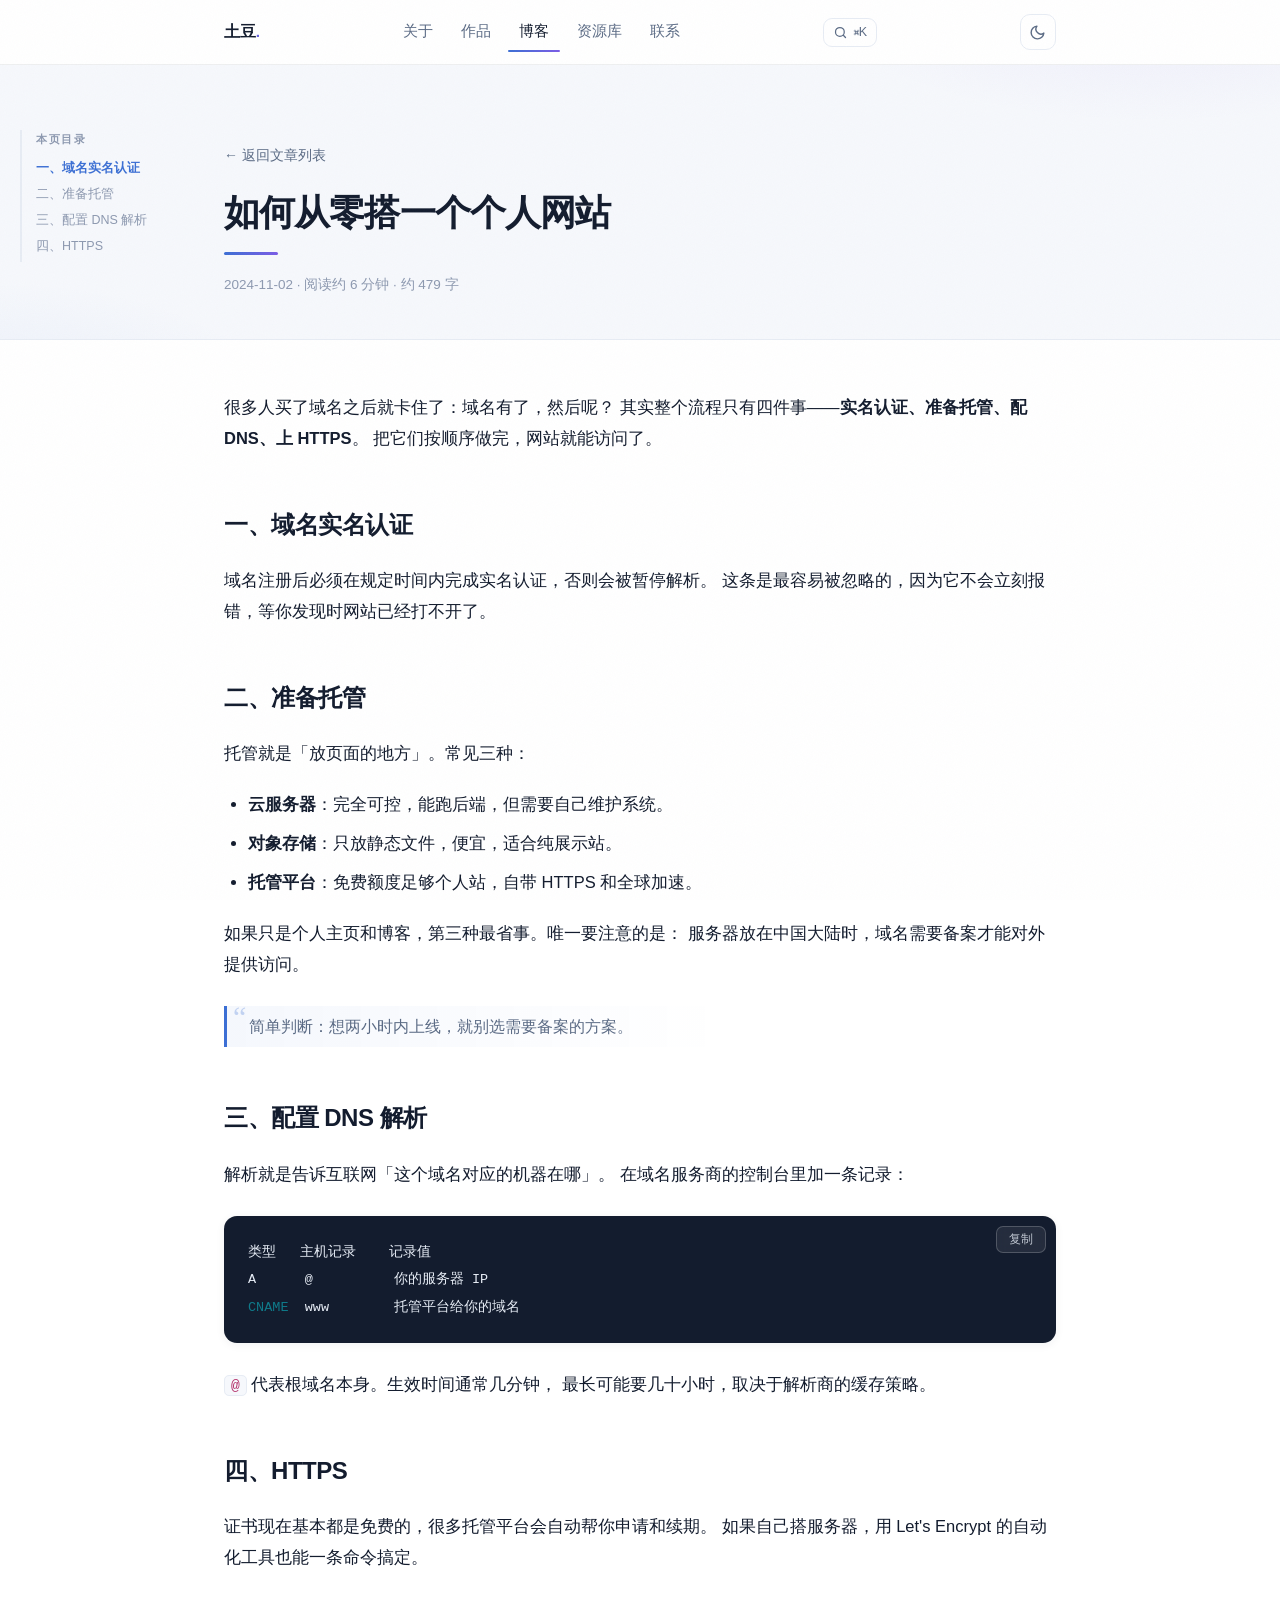
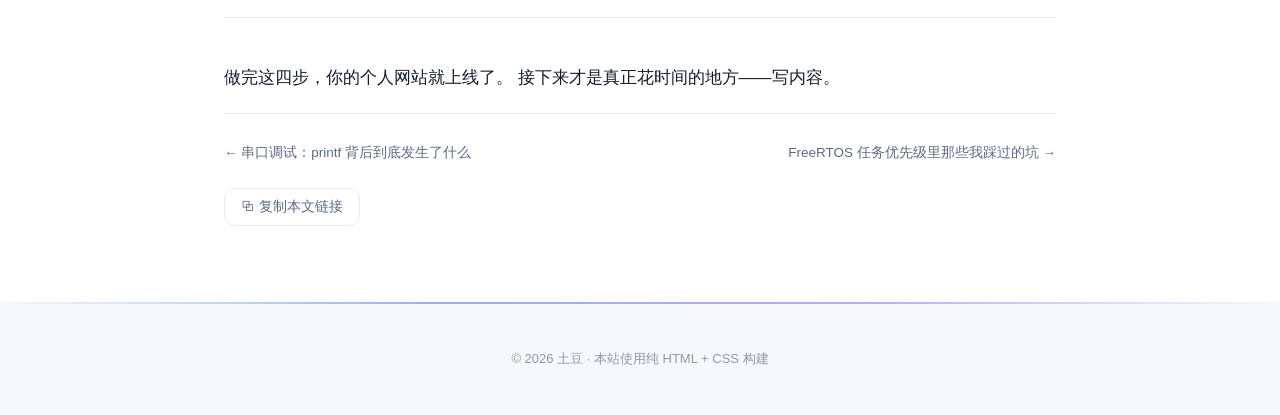
<file: posts/hello-world.html>
<!DOCTYPE html>
<html lang="zh-CN">
<head>
  <meta charset="UTF-8">
  <meta name="viewport" content="width=device-width, initial-scale=1.0">
  <title>如何从零搭一个个人网站 · 土豆</title>
  <meta name="description" content="从买域名到上线，把整个流程拆成几步讲清楚。">
  <link rel="stylesheet" href="../assets/style.css">
  <noscript>
    <style>
      .reveal { opacity: 1 !important; transform: none !important; }
      .cursor-glow, .to-top { display: none; }
    </style>
  </noscript>
</head>
<body>
<div class="read-progress" id="readProgress" aria-hidden="true"></div>

  <nav class="nav">
    <div class="nav-inner">
      <a href="../index.html" class="nav-logo">土豆<span>.</span></a>
      <div class="nav-links">
        <a href="../index.html#about">关于</a>
        <a href="../index.html#work">作品</a>
        <a href="../blog.html" class="active">博客</a>
        <a href="../resources.html">资源库</a>
        <a href="../index.html#contact">联系</a>
      </div>
      <button class="theme-toggle" id="themeToggle" aria-label="切换主题">
        <svg class="icon-moon" viewBox="0 0 24 24" fill="none" stroke="currentColor" stroke-width="2" stroke-linecap="round" stroke-linejoin="round"><path d="M21 12.79A9 9 0 1 1 11.21 3 7 7 0 0 0 21 12.79z"/></svg>
        <svg class="icon-sun" viewBox="0 0 24 24" fill="none" stroke="currentColor" stroke-width="2" stroke-linecap="round" stroke-linejoin="round"><circle cx="12" cy="12" r="5"/><path d="M12 1v2M12 21v2M4.22 4.22l1.42 1.42M18.36 18.36l1.42 1.42M1 12h2M21 12h2M4.22 19.78l1.42-1.42M18.36 5.64l1.42-1.42"/></svg>
      </button>
    </div>
  </nav>

  <header class="post-header">
    <div class="container">
      <a href="../blog.html" class="back-link">← 返回文章列表</a>
      <h1>如何从零搭一个个人网站</h1>
      <div class="p-meta">2024-11-02 · 阅读约 6 分钟</div>
    </div>
  </header>

  <article class="post-body">
    <div class="container">

      <p>
        很多人买了域名之后就卡住了：域名有了，然后呢？
        其实整个流程只有四件事——<strong>实名认证、准备托管、配 DNS、上 HTTPS</strong>。
        把它们按顺序做完，网站就能访问了。
      </p>

      <h2>一、域名实名认证</h2>
      <p>
        域名注册后必须在规定时间内完成实名认证，否则会被暂停解析。
        这条是最容易被忽略的，因为它不会立刻报错，等你发现时网站已经打不开了。
      </p>

      <h2>二、准备托管</h2>
      <p>
        托管就是「放页面的地方」。常见三种：
      </p>
      <ul>
        <li><strong>云服务器</strong>：完全可控，能跑后端，但需要自己维护系统。</li>
        <li><strong>对象存储</strong>：只放静态文件，便宜，适合纯展示站。</li>
        <li><strong>托管平台</strong>：免费额度足够个人站，自带 HTTPS 和全球加速。</li>
      </ul>
      <p>
        如果只是个人主页和博客，第三种最省事。唯一要注意的是：
        服务器放在中国大陆时，域名需要备案才能对外提供访问。
      </p>

      <blockquote>
        简单判断：想两小时内上线，就别选需要备案的方案。
      </blockquote>

      <h2>三、配置 DNS 解析</h2>
      <p>
        解析就是告诉互联网「这个域名对应的机器在哪」。
        在域名服务商的控制台里加一条记录：
      </p>
      <pre><code>类型   主机记录    记录值
A      @          你的服务器 IP
CNAME  www        托管平台给你的域名</code></pre>
      <p>
        <code>@</code> 代表根域名本身。生效时间通常几分钟，
        最长可能要几十小时，取决于解析商的缓存策略。
      </p>

      <h2>四、HTTPS</h2>
      <p>
        证书现在基本都是免费的，很多托管平台会自动帮你申请和续期。
        如果自己搭服务器，用 Let's Encrypt 的自动化工具也能一条命令搞定。
      </p>

      <hr>

      <p>
        做完这四步，你的个人网站就上线了。
        接下来才是真正花时间的地方——写内容。
      </p>

      <div class="post-nav">
        <a data-nav href="serial-debug.html">← 串口调试：printf 背后到底发生了什么</a>
        <a data-nav href="freertos-tasks.html">FreeRTOS 任务优先级里那些我踩过的坑 →</a>
      </div>

    </div>
  </article>

  <footer class="footer">
    <div class="container">
      <p>© 2026 土豆 · 本站使用纯 HTML + CSS 构建</p>
    </div>
  </footer>

</body>
  <script src="../assets/app.js"></script>
</html>
</file>
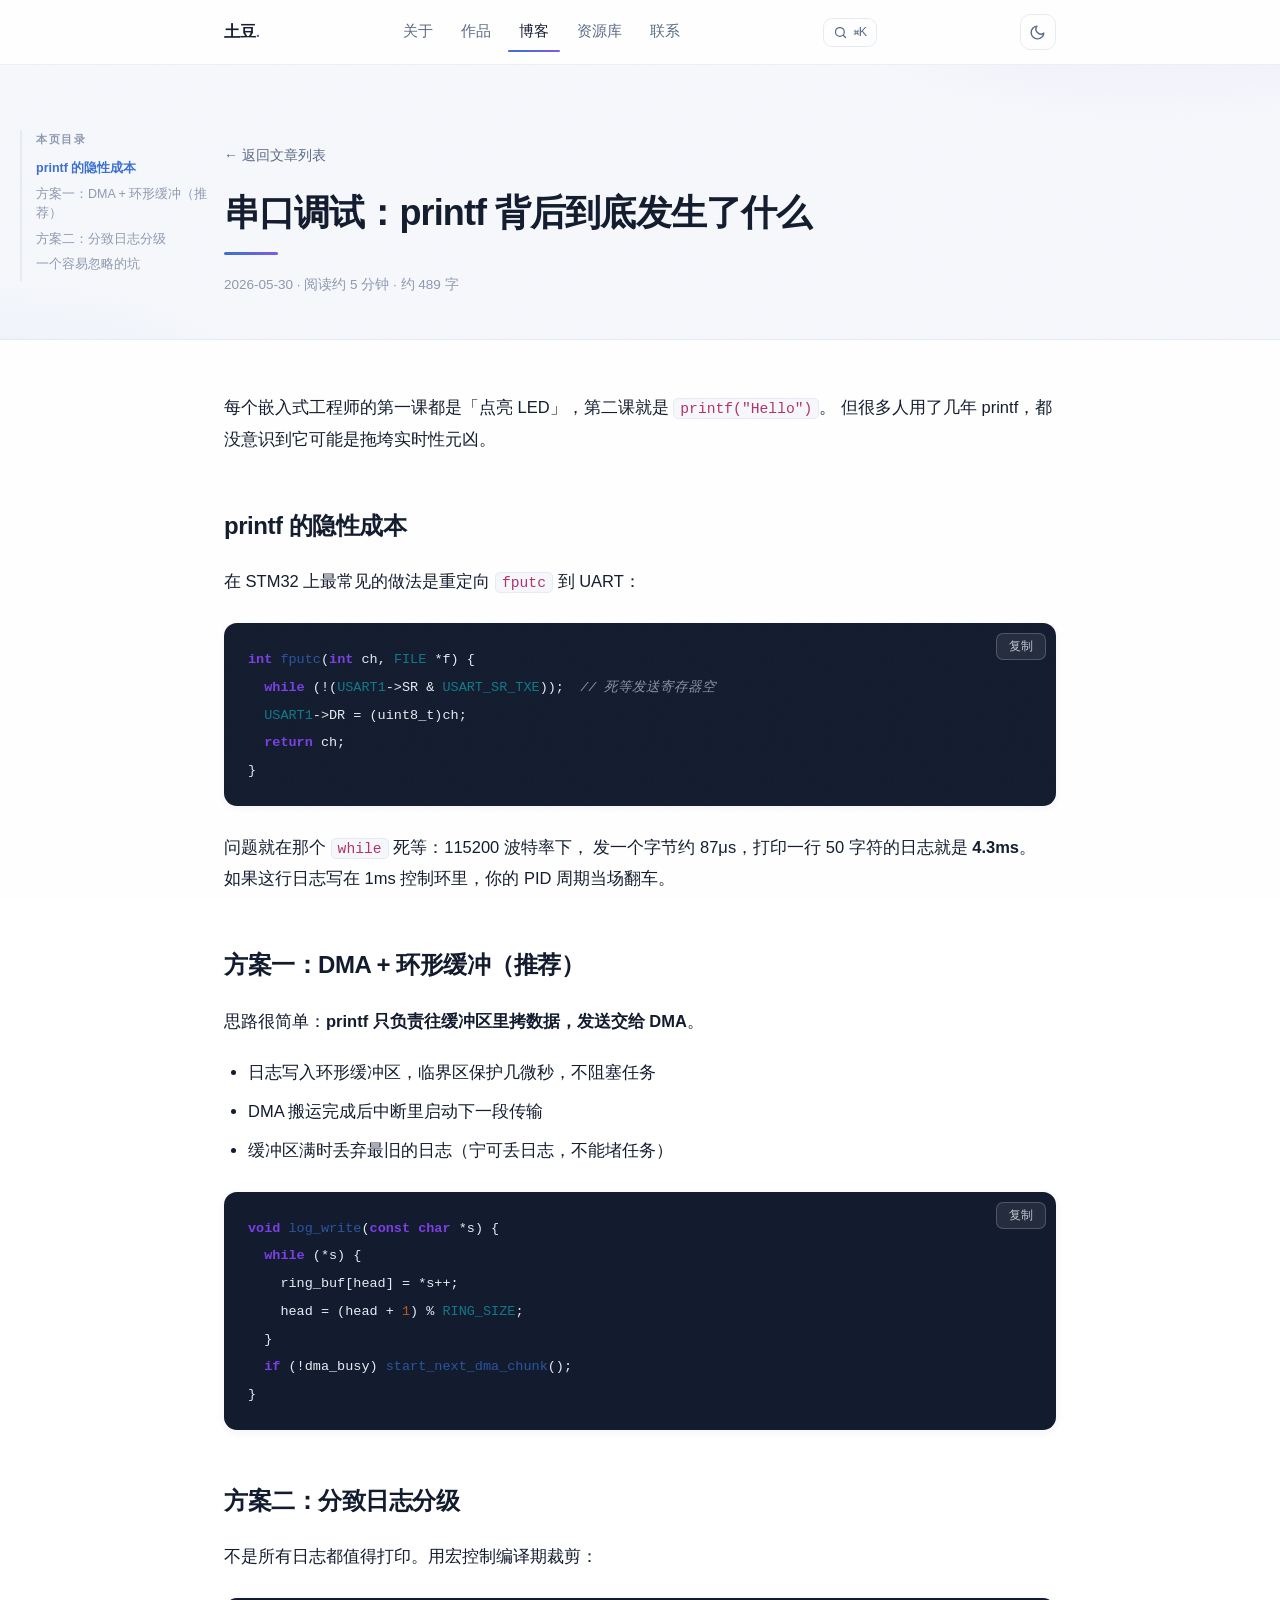
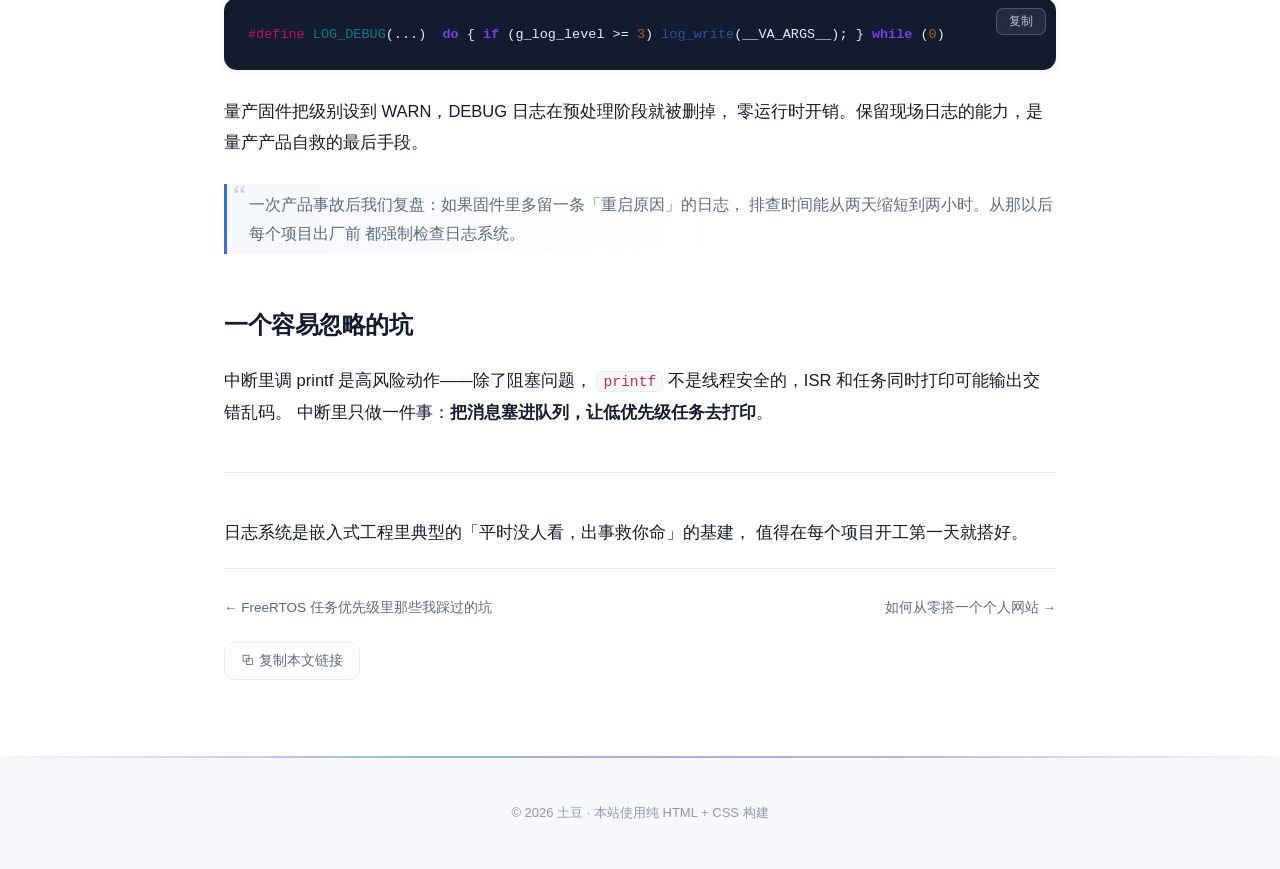
<file: posts/serial-debug.html>
<!DOCTYPE html>
<html lang="zh-CN">
<head>
  <meta charset="UTF-8">
  <meta name="viewport" content="width=device-width, initial-scale=1.0">
  <title>串口调试：printf 背后到底发生了什么 · 土豆</title>
  <meta name="description" content="从重定向 fputc 到 DMA 环形缓冲，聊聊嵌入式日志系统怎么做才不拖慢实时任务。">
  <link rel="stylesheet" href="../assets/style.css">
  <noscript>
    <style>
      .reveal { opacity: 1 !important; transform: none !important; }
      .cursor-glow, .to-top { display: none; }
    </style>
  </noscript>
</head>
<body>
<div class="read-progress" id="readProgress" aria-hidden="true"></div>

  <nav class="nav">
    <div class="nav-inner">
      <a href="../index.html" class="nav-logo">土豆<span>.</span></a>
      <div class="nav-links">
        <a href="../index.html#about">关于</a>
        <a href="../index.html#work">作品</a>
        <a href="../blog.html" class="active">博客</a>
        <a href="../resources.html">资源库</a>
        <a href="../index.html#contact">联系</a>
      </div>
      <button class="theme-toggle" id="themeToggle" aria-label="切换主题">
        <svg class="icon-moon" viewBox="0 0 24 24" fill="none" stroke="currentColor" stroke-width="2" stroke-linecap="round" stroke-linejoin="round"><path d="M21 12.79A9 9 0 1 1 11.21 3 7 7 0 0 0 21 12.79z"/></svg>
        <svg class="icon-sun" viewBox="0 0 24 24" fill="none" stroke="currentColor" stroke-width="2" stroke-linecap="round" stroke-linejoin="round"><circle cx="12" cy="12" r="5"/><path d="M12 1v2M12 21v2M4.22 4.22l1.42 1.42M18.36 18.36l1.42 1.42M1 12h2M21 12h2M4.22 19.78l1.42-1.42M18.36 5.64l1.42-1.42"/></svg>
      </button>
    </div>
  </nav>

  <header class="post-header">
    <div class="container">
      <a href="../blog.html" class="back-link">← 返回文章列表</a>
      <h1>串口调试：printf 背后到底发生了什么</h1>
      <div class="p-meta">2026-05-30 · 阅读约 5 分钟</div>
    </div>
  </header>

  <article class="post-body">
    <div class="container">

      <p>
        每个嵌入式工程师的第一课都是「点亮 LED」，第二课就是 <code>printf("Hello")</code>。
        但很多人用了几年 printf，都没意识到它可能是拖垮实时性元凶。
      </p>

      <h2>printf 的隐性成本</h2>
      <p>
        在 STM32 上最常见的做法是重定向 <code>fputc</code> 到 UART：
      </p>
      <pre><code>int fputc(int ch, FILE *f) {
  while (!(USART1->SR &amp; USART_SR_TXE));  // 死等发送寄存器空
  USART1->DR = (uint8_t)ch;
  return ch;
}</code></pre>
      <p>
        问题就在那个 <code>while</code> 死等：115200 波特率下，
        发一个字节约 87μs，打印一行 50 字符的日志就是 <strong>4.3ms</strong>。
        如果这行日志写在 1ms 控制环里，你的 PID 周期当场翻车。
      </p>

      <h2>方案一：DMA + 环形缓冲（推荐）</h2>
      <p>
        思路很简单：<strong>printf 只负责往缓冲区里拷数据，发送交给 DMA</strong>。
      </p>
      <ul>
        <li>日志写入环形缓冲区，临界区保护几微秒，不阻塞任务</li>
        <li>DMA 搬运完成后中断里启动下一段传输</li>
        <li>缓冲区满时丢弃最旧的日志（宁可丢日志，不能堵任务）</li>
      </ul>
      <pre><code>void log_write(const char *s) {
  while (*s) {
    ring_buf[head] = *s++;
    head = (head + 1) % RING_SIZE;
  }
  if (!dma_busy) start_next_dma_chunk();
}</code></pre>

      <h2>方案二：分致日志分级</h2>
      <p>
        不是所有日志都值得打印。用宏控制编译期裁剪：
      </p>
      <pre><code>#define LOG_DEBUG(...)  do { if (g_log_level &gt;= 3) log_write(__VA_ARGS__); } while (0)</code></pre>
      <p>
        量产固件把级别设到 WARN，DEBUG 日志在预处理阶段就被删掉，
        零运行时开销。保留现场日志的能力，是量产产品自救的最后手段。
      </p>

      <blockquote>
        一次产品事故后我们复盘：如果固件里多留一条「重启原因」的日志，
        排查时间能从两天缩短到两小时。从那以后每个项目出厂前
        都强制检查日志系统。
      </blockquote>

      <h2>一个容易忽略的坑</h2>
      <p>
        中断里调 printf 是高风险动作——除了阻塞问题，
        <code>printf</code> 不是线程安全的，ISR 和任务同时打印可能输出交错乱码。
        中断里只做一件事：<strong>把消息塞进队列，让低优先级任务去打印</strong>。
      </p>

      <hr>

      <p>
        日志系统是嵌入式工程里典型的「平时没人看，出事救你命」的基建，
        值得在每个项目开工第一天就搭好。
      </p>

      <div class="post-nav">
        <a data-nav href="freertos-tasks.html">← FreeRTOS 任务优先级里那些我踩过的坑</a>
        <a data-nav href="hello-world.html">如何从零搭一个个人网站 →</a>
      </div>

    </div>
  </article>

  <footer class="footer">
    <div class="container">
      <p>© 2026 土豆 · 本站使用纯 HTML + CSS 构建</p>
    </div>
  </footer>

</body>
  <script src="../assets/app.js"></script>
</html>
</file>
<file: assets/style.css>
/* ============================================================
   style.css — 全站公共样式 v2
   设计方向：深色 Hero + 渐变点缀 + 卡片质感
   改配色只需改 :root 里的变量
   ============================================================ */

:root {
  --bg: #ffffff;
  --bg-soft: #f6f8fc;
  --text: #131c2e;
  --text-muted: #5b6b85;
  --text-dim: #8d99b0;
  --line: #e7ecf4;
  --accent: #3b6fd4;
  --accent-2: #7b5ce6;
  --accent-soft: #eef4ff;
  --accent-dark: #2c559f;
  --grad: linear-gradient(120deg, #3b6fd4 0%, #7b5ce6 100%);
  --dark: #0c1526;
  --radius: 16px;
  --maxw: 880px;
  --font: -apple-system, BlinkMacSystemFont, "Segoe UI", "PingFang SC",
    "Hiragino Sans GB", "Microsoft YaHei", sans-serif;
  --mono: "SF Mono", "JetBrains Mono", Consolas, "Courier New", monospace;
  --shadow-sm: 0 2px 10px rgba(19, 28, 46, 0.06);
  --shadow-md: 0 14px 40px -14px rgba(19, 28, 46, 0.18);
}

* {
  box-sizing: border-box;
}

html {
  scroll-behavior: smooth;
}

body {
  margin: 0;
  font-family: var(--font);
  background: var(--bg);
  color: var(--text);
  line-height: 1.75;
  font-size: 16px;
  -webkit-font-smoothing: antialiased;
}

a {
  color: var(--accent);
  text-decoration: none;
}

a:hover {
  color: var(--accent-dark);
}

img {
  max-width: 100%;
  display: block;
}

.container {
  max-width: var(--maxw);
  margin: 0 auto;
  padding: 0 24px;
}

::selection {
  background: rgba(59, 111, 212, 0.18);
}

/* ---------- 顶部导航 ---------- */
.nav {
  position: sticky;
  top: 0;
  z-index: 50;
  background: rgba(255, 255, 255, 0.78);
  backdrop-filter: saturate(180%) blur(16px);
  -webkit-backdrop-filter: saturate(180%) blur(16px);
  border-bottom: 1px solid rgba(19, 28, 46, 0.07);
}

.nav-inner {
  max-width: var(--maxw);
  margin: 0 auto;
  padding: 0 24px;
  height: 64px;
  display: flex;
  align-items: center;
  justify-content: space-between;
  gap: 20px;
}

.nav-logo {
  font-weight: 700;
  font-size: 15.5px;
  color: var(--text);
  letter-spacing: -0.01em;
}

.nav-logo span {
  background: var(--grad);
  -webkit-background-clip: text;
  background-clip: text;
  color: transparent;
}

.nav-links {
  display: flex;
  gap: 28px;
  font-size: 14.5px;
}

.nav-links a {
  color: var(--text-muted);
  transition: color 0.18s;
  position: relative;
}

.nav-links a:hover,
.nav-links a.active {
  color: var(--text);
}

.nav-links a.active::after {
  content: "";
  position: absolute;
  left: 0;
  right: 0;
  bottom: -6px;
  height: 2px;
  border-radius: 2px;
  background: var(--grad);
}

/* ---------- 首屏（视频背景 + 深色渐变兜底） ---------- */
.hero {
  position: relative;
  overflow: hidden;
  padding: 110px 0 100px;
  background:
    linear-gradient(160deg, #0c1526 0%, #101d38 60%, #131f3c 100%);
  color: #f2f5fb;
}

/* 科幻地球夜景视频背景 */
.hero-video {
  position: absolute;
  inset: 0;
  width: 100%;
  height: 100%;
  object-fit: cover;
  z-index: 0;
  filter: contrast(1.08) brightness(0.92) saturate(1.15);
}

/* 渐变蒙版：压暗视频 + 紫/青氛围光，保证文字对比度 */
.hero-veil {
  position: absolute;
  inset: 0;
  z-index: 0;
  background:
    linear-gradient(180deg, rgba(12, 21, 38, 0.55) 0%, rgba(12, 21, 38, 0.35) 45%, rgba(12, 21, 38, 0.82) 100%),
    radial-gradient(700px 380px at 85% -10%, rgba(123, 92, 230, 0.28), transparent 65%),
    radial-gradient(600px 340px at -10% 110%, rgba(0, 150, 220, 0.30), transparent 60%);
}

/* 用户开启"减少动态效果"时，隐藏视频只留渐变 */
@media (prefers-reduced-motion: reduce) {
  .hero-video { display: none; }
}

.hero::after {
  content: "";
  position: absolute;
  inset: 0;
  background-image: radial-gradient(rgba(255, 255, 255, 0.08) 1px, transparent 1px);
  background-size: 26px 26px;
  mask-image: linear-gradient(to bottom, rgba(0, 0, 0, 0.7), transparent 75%);
  -webkit-mask-image: linear-gradient(to bottom, rgba(0, 0, 0, 0.7), transparent 75%);
  pointer-events: none;
}

.hero .container {
  position: relative;
  z-index: 1;
}

.hero-eyebrow {
  display: inline-flex;
  align-items: center;
  gap: 8px;
  font-size: 12.5px;
  letter-spacing: 0.05em;
  color: #c9d8ff;
  background: rgba(255, 255, 255, 0.08);
  border: 1px solid rgba(255, 255, 255, 0.14);
  padding: 6px 14px;
  border-radius: 999px;
  margin-bottom: 26px;
  font-weight: 550;
  backdrop-filter: blur(4px);
}

.hero-eyebrow::before {
  content: "";
  width: 7px;
  height: 7px;
  border-radius: 50%;
  background: #6ee7a0;
  box-shadow: 0 0 10px rgba(110, 231, 160, 0.9);
}

.hero h1 {
  font-size: 46px;
  line-height: 1.24;
  margin: 0 0 20px;
  letter-spacing: -0.028em;
  font-weight: 750;
  color: #ffffff;
}

.hero h1 em {
  font-style: normal;
  background: linear-gradient(110deg, #7db2ff 0%, #b39bff 55%, #7db2ff 100%);
  -webkit-background-clip: text;
  background-clip: text;
  color: transparent;
}

.hero p {
  font-size: 17.5px;
  color: rgba(226, 233, 245, 0.75);
  margin: 0 0 36px;
  max-width: 600px;
}

.hero .btn-ghost {
  border-color: rgba(255, 255, 255, 0.22);
  background: rgba(255, 255, 255, 0.06);
  color: #eaf0fa;
}

.hero .btn-ghost:hover {
  border-color: rgba(255, 255, 255, 0.4);
  background: rgba(255, 255, 255, 0.12);
  color: #ffffff;
  transform: translateY(-2px);
}

/* ---------- 按钮 ---------- */
.btn-row {
  display: flex;
  gap: 12px;
  flex-wrap: wrap;
}

.btn {
  display: inline-flex;
  align-items: center;
  gap: 7px;
  padding: 12px 24px;
  border-radius: 12px;
  font-size: 14.5px;
  font-weight: 600;
  transition: all 0.2s;
  border: 1px solid transparent;
}

.btn-primary {
  background: var(--grad);
  color: #fff;
  box-shadow: 0 8px 24px -8px rgba(90, 90, 220, 0.55);
}

.btn-primary:hover {
  color: #fff;
  transform: translateY(-2px);
  box-shadow: 0 12px 30px -8px rgba(90, 90, 220, 0.65);
}

.btn-ghost {
  border-color: var(--line);
  color: var(--text);
  background: #fff;
}

.btn-ghost:hover {
  border-color: #cdd9ec;
  color: var(--text);
  background: var(--bg-soft);
  transform: translateY(-2px);
}

/* ---------- 区块 ---------- */
.section {
  padding: 84px 0;
  border-bottom: 1px solid var(--line);
}

.section:last-of-type {
  border-bottom: none;
}

.section-head {
  margin-bottom: 42px;
}

.section-label {
  font-size: 12px;
  letter-spacing: 0.14em;
  text-transform: uppercase;
  font-weight: 700;
  margin-bottom: 10px;
  background: var(--grad);
  -webkit-background-clip: text;
  background-clip: text;
  color: transparent;
  display: inline-block;
}

.section-head h2 {
  font-size: 28px;
  margin: 0 0 10px;
  letter-spacing: -0.022em;
  font-weight: 700;
}

.section-head p {
  margin: 0;
  color: var(--text-muted);
  font-size: 15px;
}

/* ---------- 关于我 ---------- */
.about-grid {
  display: grid;
  grid-template-columns: 1fr 1fr;
  gap: 48px;
}

.about-text p {
  margin: 0 0 16px;
  color: var(--text-muted);
}

.about-text strong {
  color: var(--text);
}

.skills-title {
  font-size: 13px;
  font-weight: 650;
  color: var(--text-dim);
  text-transform: uppercase;
  letter-spacing: 0.08em;
  margin: 0 0 14px;
}

.skill-tags {
  display: flex;
  flex-wrap: wrap;
  gap: 8px;
  margin-bottom: 30px;
}

.tag {
  font-size: 13px;
  padding: 6px 13px;
  border-radius: 9px;
  background: #fff;
  border: 1px solid var(--line);
  color: var(--text-muted);
  transition: all 0.18s;
}

.tag:hover {
  border-color: rgba(59, 111, 212, 0.45);
  color: var(--accent);
  background: var(--accent-soft);
  transform: translateY(-1px);
}

/* 时间线 */
.timeline {
  list-style: none;
  margin: 0;
  padding: 0 0 0 20px;
  border-left: 2px solid var(--line);
}

.timeline li {
  position: relative;
  padding-bottom: 24px;
}

.timeline li:last-child {
  padding-bottom: 0;
}

.timeline li::before {
  content: "";
  position: absolute;
  left: -27px;
  top: 7px;
  width: 10px;
  height: 10px;
  border-radius: 50%;
  background: #fff;
  border: 2.5px solid var(--accent);
  box-shadow: 0 0 0 4px rgba(59, 111, 212, 0.12);
}

.timeline .t-time {
  font-size: 12.5px;
  color: var(--text-dim);
  font-variant-numeric: tabular-nums;
}

.timeline .t-title {
  font-size: 14.5px;
  font-weight: 650;
  margin: 2px 0 2px;
}

.timeline .t-desc {
  font-size: 13.5px;
  color: var(--text-muted);
  margin: 0;
  line-height: 1.65;
}

/* ---------- 作品卡片 ---------- */
.work-grid {
  display: grid;
  grid-template-columns: repeat(2, 1fr);
  gap: 20px;
}

.work-card {
  border: 1px solid var(--line);
  border-radius: var(--radius);
  padding: 26px;
  background: #fff;
  transition: all 0.25s;
  display: flex;
  flex-direction: column;
  box-shadow: var(--shadow-sm);
}

.work-card:hover {
  border-color: transparent;
  box-shadow: var(--shadow-md);
  transform: translateY(-4px);
  outline: 1.5px solid rgba(59, 111, 212, 0.35);
  outline-offset: -1.5px;
}

.work-thumb {
  height: 120px;
  border-radius: 11px;
  background:
    radial-gradient(300px 140px at 90% -20%, rgba(123, 92, 230, 0.18), transparent 70%),
    radial-gradient(280px 140px at -10% 120%, rgba(59, 111, 212, 0.15), transparent 70%),
    linear-gradient(135deg, #eef4ff 0%, #f8f9fe 100%);
  border: 1px solid #e4ecf9;
  margin-bottom: 18px;
  display: flex;
  align-items: center;
  justify-content: center;
  font-family: var(--mono);
  font-size: 12px;
  color: #9fb0cc;
  overflow: hidden;
}

.work-card h3 {
  font-size: 17px;
  margin: 0 0 8px;
  letter-spacing: -0.01em;
}

.work-card p {
  font-size: 14px;
  color: var(--text-muted);
  margin: 0 0 18px;
  flex: 1;
  line-height: 1.68;
}

.work-meta {
  display: flex;
  flex-wrap: wrap;
  gap: 6px;
  margin-bottom: 16px;
}

.work-meta span {
  font-size: 11.5px;
  font-family: var(--mono);
  color: var(--accent);
  background: var(--accent-soft);
  padding: 3px 9px;
  border-radius: 6px;
}

.work-link {
  font-size: 13.5px;
  font-weight: 600;
  color: var(--accent);
}

.work-card:hover .work-link {
  color: var(--accent-dark);
}

/* ---------- 文章列表 ---------- */
.post-list {
  list-style: none;
  margin: 0;
  padding: 0;
}

.post-item {
  padding: 24px 0;
  border-bottom: 1px solid var(--line);
}

.post-item:first-child {
  padding-top: 0;
}

.post-item:last-child {
  border-bottom: none;
}

.post-item .p-date {
  font-size: 12.5px;
  color: var(--text-dim);
  font-variant-numeric: tabular-nums;
  letter-spacing: 0.02em;
}

.post-item h3 {
  font-size: 18px;
  margin: 6px 0 8px;
  letter-spacing: -0.012em;
  font-weight: 680;
}

.post-item h3 a {
  color: var(--text);
  transition: color 0.18s;
}

.post-item h3 a:hover {
  color: var(--accent);
}

.post-item p {
  margin: 0;
  font-size: 14px;
  color: var(--text-muted);
  line-height: 1.7;
}

.post-tags {
  display: flex;
  gap: 7px;
  margin-top: 12px;
}

.post-tags span {
  font-size: 11.5px;
  color: var(--text-dim);
  border: 1px solid var(--line);
  padding: 2px 9px;
  border-radius: 6px;
  background: #fff;
}

/* ---------- 文章详情页 ---------- */
.post-header {
  padding: 76px 0 42px;
  border-bottom: 1px solid var(--line);
  background:
    radial-gradient(500px 200px at 90% -30%, rgba(123, 92, 230, 0.08), transparent 70%),
    radial-gradient(420px 200px at 0% 130%, rgba(59, 111, 212, 0.07), transparent 70%),
    var(--bg-soft);
}

.post-header h1 {
  font-size: 36px;
  line-height: 1.3;
  margin: 14px 0 18px;
  letter-spacing: -0.025em;
}

.post-header .p-meta {
  font-size: 13.5px;
  color: var(--text-dim);
}

.post-body {
  padding: 52px 0 76px;
  font-size: 16.5px;
  line-height: 1.88;
}

.post-body h2 {
  font-size: 24px;
  margin: 48px 0 18px;
  letter-spacing: -0.02em;
}

.post-body h3 {
  font-size: 19px;
  margin: 34px 0 14px;
}

.post-body p {
  margin: 0 0 20px;
}

.post-body ul,
.post-body ol {
  margin: 0 0 20px;
  padding-left: 24px;
}

.post-body li {
  margin-bottom: 8px;
}

.post-body blockquote {
  margin: 26px 0;
  padding: 6px 0 6px 22px;
  border-left: 3px solid;
  border-image: var(--grad) 1;
  color: var(--text-muted);
  font-size: 15.5px;
  background: linear-gradient(90deg, rgba(59, 111, 212, 0.05), transparent 60%);
}

.post-body code {
  font-family: var(--mono);
  font-size: 0.89em;
  background: var(--bg-soft);
  border: 1px solid var(--line);
  padding: 1.5px 6px;
  border-radius: 5px;
  color: #b4326b;
}

.post-body pre {
  background: #131c2e;
  color: #e6ecf5;
  padding: 22px 24px;
  border-radius: 13px;
  overflow-x: auto;
  margin: 26px 0;
  line-height: 1.68;
  box-shadow: var(--shadow-sm);
}

.post-body pre code {
  background: none;
  border: none;
  padding: 0;
  color: inherit;
  font-size: 13.5px;
}

.post-body hr {
  border: none;
  border-top: 1px solid var(--line);
  margin: 44px 0;
}

.back-link {
  display: inline-flex;
  align-items: center;
  gap: 6px;
  font-size: 14px;
  color: var(--text-muted);
  margin-bottom: 8px;
}

/* ---------- 联系（深色面板） ---------- */
.contact-box {
  position: relative;
  overflow: hidden;
  border-radius: 20px;
  padding: 52px 36px;
  text-align: center;
  color: #eef2fa;
  background:
    radial-gradient(500px 260px at 85% -20%, rgba(123, 92, 230, 0.4), transparent 65%),
    radial-gradient(420px 240px at 0% 130%, rgba(59, 111, 212, 0.45), transparent 60%),
    linear-gradient(160deg, #0c1526 0%, #121f3a 100%);
  box-shadow: var(--shadow-md);
}

.contact-box h2 {
  font-size: 24px;
  margin: 0 0 12px;
  letter-spacing: -0.02em;
  color: #fff;
}

.contact-box p {
  color: rgba(226, 233, 245, 0.72);
  margin: 0 0 28px;
  font-size: 15px;
}

.contact-links {
  display: flex;
  justify-content: center;
  gap: 12px;
  flex-wrap: wrap;
  position: relative;
  z-index: 1;
}

.contact-box .btn-ghost {
  border-color: rgba(255, 255, 255, 0.22);
  background: rgba(255, 255, 255, 0.06);
  color: #eaf0fa;
}

.contact-box .btn-ghost:hover {
  border-color: rgba(255, 255, 255, 0.4);
  background: rgba(255, 255, 255, 0.12);
  color: #fff;
}

/* ---------- 页脚 ---------- */
.footer {
  padding: 44px 0;
  border-top: 1px solid var(--line);
  text-align: center;
  font-size: 13px;
  color: var(--text-dim);
  background: var(--bg-soft);
}

.footer p {
  margin: 0;
}

.footer a {
  color: var(--text-muted);
}

/* ---------- 入场动画 ---------- */
.reveal {
  opacity: 0;
  transform: translateY(18px);
  transition: opacity 0.7s ease, transform 0.7s ease;
}

.reveal.visible {
  opacity: 1;
  transform: none;
}

@media (prefers-reduced-motion: reduce) {
  .reveal {
    opacity: 1;
    transform: none;
    transition: none;
  }

  html {
    scroll-behavior: auto;
  }
}

/* ---------- 响应式 ---------- */
@media (max-width: 720px) {
  .hero {
    padding: 72px 0 64px;
  }

  .hero h1 {
    font-size: 32px;
  }

  .hero p {
    font-size: 16px;
  }

  .section {
    padding: 60px 0;
  }

  .about-grid {
    grid-template-columns: 1fr;
    gap: 36px;
  }

  .work-grid {
    grid-template-columns: 1fr;
  }

  .nav-links {
    gap: 16px;
    font-size: 13.5px;
  }

  .post-header h1 {
    font-size: 27px;
  }

  .post-header {
    padding: 50px 0 32px;
  }

  .post-body {
    font-size: 16px;
  }

  .contact-box {
    padding: 38px 22px;
  }
}

@media (max-width: 420px) {
  .nav-logo {
    font-size: 14px;
  }

  .nav-links {
    gap: 12px;
    font-size: 12.5px;
  }
}

/* ============================================================
   v3 精修层：数据条 / 微交互 / 滚动联动 / 阅读进度
   ============================================================ */

/* ---------- 首屏数据条 ---------- */
.hero-stats {
  display: flex;
  gap: clamp(26px, 5vw, 52px);
  margin-top: 42px;
  padding-top: 24px;
  border-top: 1px solid rgba(255, 255, 255, 0.12);
  width: fit-content;
}

.hero-stats > div {
  text-align: left;
}

.hero-stats b {
  display: block;
  font-size: clamp(20px, 3vw, 28px);
  font-weight: 750;
  letter-spacing: -0.02em;
  background: linear-gradient(110deg, #7db2ff, #b39bff);
  -webkit-background-clip: text;
  background-clip: text;
  color: transparent;
  font-variant-numeric: tabular-nums;
}

.hero-stats span {
  font-size: 11.5px;
  color: rgba(226, 233, 245, 0.6);
  letter-spacing: 0.12em;
}

/* 首屏底部下滑提示 */
.scroll-hint {
  position: absolute;
  bottom: 26px;
  left: 50%;
  translate: -50% 0;
  z-index: 1;
  color: rgba(255, 255, 255, 0.5);
  font-size: 10.5px;
  letter-spacing: 0.32em;
  text-align: center;
  user-select: none;
}

.scroll-hint::after {
  content: "";
  display: block;
  width: 1.5px;
  height: 36px;
  margin: 10px auto 0;
  background: linear-gradient(rgba(255, 255, 255, 0.75), transparent);
  transform-origin: top;
  animation: hint-drop 1.9s ease-in-out infinite;
}

@keyframes hint-drop {
  0%   { transform: scaleY(0.15); opacity: 0; }
  40%  { opacity: 1; }
  100% { transform: scaleY(1); opacity: 0; }
}

@media (max-width: 720px) {
  .scroll-hint { display: none; }  /* 手机上首屏空间宝贵 */
}

/* ---------- 主按钮流光扫过 ---------- */
.btn-primary {
  position: relative;
  overflow: hidden;
}

.btn-primary::after {
  content: "";
  position: absolute;
  top: 0;
  left: -80%;
  width: 55%;
  height: 100%;
  background: linear-gradient(100deg, transparent, rgba(255, 255, 255, 0.35), transparent);
  transform: skewX(-20deg);
  transition: left 0.55s ease;
}

.btn-primary:hover::after {
  left: 135%;
}

/* ---------- 区块交替底色 ---------- */
#about,
#blog-teaser {
  background: var(--bg-soft);
}

.tag,
.post-tags span,
.work-meta span {
  background: #fff;  /* 交替底色上的卡片元素保持白底 */
}

/* ---------- 作品卡顶部渐变条 ---------- */
.work-card {
  position: relative;
}

.work-card::before {
  content: "";
  position: absolute;
  top: 0;
  left: 0;
  right: 0;
  height: 3px;
  border-radius: var(--radius) var(--radius) 0 0;
  background: var(--grad);
  transform: scaleX(0);
  transform-origin: left;
  transition: transform 0.35s ease;
}

.work-card:hover::before {
  transform: scaleX(1);
}

/* 卡片入场错峰 */
.work-grid .reveal:nth-child(2) { transition-delay: 0.08s; }
.work-grid .reveal:nth-child(3) { transition-delay: 0.16s; }
.work-grid .reveal:nth-child(4) { transition-delay: 0.24s; }

/* ---------- 滚动条美化 ---------- */
::-webkit-scrollbar {
  width: 10px;
}

::-webkit-scrollbar-track {
  background: var(--bg-soft);
}

::-webkit-scrollbar-thumb {
  background: #c5d2e8;
  border-radius: 6px;
  border: 2px solid var(--bg-soft);
}

::-webkit-scrollbar-thumb:hover {
  background: var(--accent);
}

/* ---------- 返回顶部按钮 ---------- */
.to-top {
  position: fixed;
  right: 22px;
  bottom: 22px;
  z-index: 60;
  width: 44px;
  height: 44px;
  border: none;
  border-radius: 13px;
  background: var(--grad);
  color: #fff;
  font-size: 19px;
  line-height: 1;
  display: grid;
  place-items: center;
  cursor: pointer;
  box-shadow: 0 10px 26px -8px rgba(90, 90, 220, 0.6);
  opacity: 0;
  pointer-events: none;
  transform: translateY(12px);
  transition: all 0.3s ease;
}

.to-top.show {
  opacity: 1;
  pointer-events: auto;
  transform: none;
}

.to-top:hover {
  transform: translateY(-3px);
  box-shadow: 0 14px 30px -8px rgba(90, 90, 220, 0.7);
}

/* ---------- 文章阅读进度条 ---------- */
.read-progress {
  position: fixed;
  top: 0;
  left: 0;
  height: 3px;
  width: 0%;
  background: var(--grad);
  z-index: 100;
  box-shadow: 0 0 8px rgba(59, 111, 212, 0.6);
  transition: width 0.08s linear;
}

/* ---------- 页脚快捷链接 ---------- */
.footer-links {
  display: flex;
  justify-content: center;
  flex-wrap: wrap;
  gap: 8px 22px;
  margin-bottom: 12px;
}

.footer-links a {
  font-size: 13px;
  color: var(--text-muted);
  transition: color 0.18s;
}

.footer-links a:hover {
  color: var(--accent);
}

/* ============================================================
   v4 重设计层：主题系统 / 微交互 / 组件升级
   ============================================================ */

/* ---------- 暗黑主题变量 ---------- */
[data-theme="dark"] {
  --bg: #0a101e;
  --bg-soft: #0f1628;
  --text: #e8eef9;
  --text-muted: #a3b3cd;
  --text-dim: #6b7c9a;
  --line: #1d2a44;
  --accent-soft: rgba(59, 111, 212, 0.14);
  --shadow-sm: 0 2px 10px rgba(0, 0, 0, 0.4);
  --shadow-md: 0 14px 40px -14px rgba(0, 0, 0, 0.6);
}

[data-theme="dark"] body {
  background: var(--bg);
}

[data-theme="dark"] .nav {
  background: rgba(10, 16, 30, 0.78);
  border-bottom-color: rgba(255, 255, 255, 0.08);
}

[data-theme="dark"] .nav-links a {
  color: var(--text-muted);
}

[data-theme="dark"] .nav-links a:hover,
[data-theme="dark"] .nav-links a.active {
  color: var(--text);
}

[data-theme="dark"] .btn-ghost {
  background: transparent;
  border-color: var(--line);
  color: var(--text);
}

[data-theme="dark"] .btn-ghost:hover {
  border-color: rgba(59, 111, 212, 0.5);
  background: rgba(59, 111, 212, 0.1);
}

[data-theme="dark"] .work-card,
[data-theme="dark"] .post-tags span,
[data-theme="dark"] .work-meta span,
[data-theme="dark"] .tag {
  background: #101828;
}

[data-theme="dark"] .work-card:hover {
  outline-color: rgba(125, 178, 255, 0.4);
}

[data-theme="dark"] .work-thumb {
  background:
    radial-gradient(300px 140px at 90% -20%, rgba(123, 92, 230, 0.28), transparent 70%),
    radial-gradient(280px 140px at -10% 120%, rgba(59, 111, 212, 0.25), transparent 70%),
    linear-gradient(135deg, #141d33 0%, #0f1628 100%);
  border-color: #233050;
  color: #4a5f8a;
}

[data-theme="dark"] .timeline li::before {
  background: var(--bg);
}

[data-theme="dark"] .post-body code {
  background: #141d33;
  border-color: var(--line);
  color: #ff8ab8;
}

[data-theme="dark"] .back-link {
  color: var(--text-dim);
}

[data-theme="dark"] ::-webkit-scrollbar-track {
  background: #0a101e;
}

[data-theme="dark"] ::-webkit-scrollbar-thumb {
  background: #2a3a5c;
  border-color: #0a101e;
}

/* 主题切换平滑过渡 */
body, .nav, .section, .work-card, .tag, .post-item h3 a {
  transition: background 0.35s ease, color 0.35s ease, border-color 0.35s ease;
}

/* ---------- 主题切换按钮 ---------- */
.theme-toggle {
  width: 36px;
  height: 36px;
  border-radius: 10px;
  border: 1px solid var(--line);
  background: transparent;
  color: var(--text-muted);
  cursor: pointer;
  display: grid;
  place-items: center;
  transition: all 0.2s;
  flex-shrink: 0;
}

.theme-toggle:hover {
  border-color: rgba(59, 111, 212, 0.5);
  color: var(--accent);
  background: var(--accent-soft);
  transform: rotate(15deg);
}

.theme-toggle svg {
  width: 17px;
  height: 17px;
}

.theme-toggle .icon-sun { display: none; }
[data-theme="dark"] .theme-toggle .icon-sun { display: block; }
[data-theme="dark"] .theme-toggle .icon-moon { display: none; }

/* ---------- 光标光晕（仅桌面） ---------- */
.cursor-glow {
  position: fixed;
  width: 480px;
  height: 480px;
  border-radius: 50%;
  background: radial-gradient(circle, rgba(59, 111, 212, 0.07), transparent 65%);
  pointer-events: none;
  z-index: 5;
  translate: -50% -50%;
  opacity: 0;
  transition: opacity 0.4s;
}

.cursor-glow.on {
  opacity: 1;
}

@media (hover: none) {
  .cursor-glow { display: none; }
}

/* ---------- 噪点质感 ---------- */
body::before {
  content: "";
  position: fixed;
  inset: 0;
  z-index: 90;
  pointer-events: none;
  opacity: 0.028;
  background-image: url("data:image/svg+xml,%3Csvg xmlns='http://www.w3.org/2000/svg' width='120' height='120'%3E%3Cfilter id='n'%3E%3CfeTurbulence type='fractalNoise' baseFrequency='0.9' numOctaves='2'/%3E%3C/filter%3E%3Crect width='120' height='120' filter='url(%23n)' opacity='1'/%3E%3C/svg%3E");
}

/* ---------- 首屏轮播词 ---------- */
#heroRotator {
  display: inline-block;
  transition: opacity 0.3s ease, transform 0.3s ease;
}

#heroRotator.switching {
  opacity: 0;
  transform: translateY(10px);
}

/* ---------- 技术走马灯 ---------- */
.tech-marquee {
  overflow: hidden;
  padding: 16px 0;
  border-bottom: 1px solid var(--line);
  background: var(--bg);
  mask-image: linear-gradient(90deg, transparent, #000 12%, #000 88%, transparent);
  -webkit-mask-image: linear-gradient(90deg, transparent, #000 12%, #000 88%, transparent);
}

.marquee-track {
  display: inline-flex;
  gap: 44px;
  white-space: nowrap;
  animation: marquee-x 28s linear infinite;
  font-family: var(--mono);
  font-size: 13.5px;
  color: var(--text-dim);
}

.marquee-track b {
  background: var(--grad);
  -webkit-background-clip: text;
  background-clip: text;
  color: transparent;
  font-weight: 650;
}

@keyframes marquee-x {
  to { transform: translateX(-50%); }
}

.tech-marquee:hover .marquee-track {
  animation-play-state: paused;
}

/* ---------- 技能条形图 ---------- */
.skill-bars {
  margin-bottom: 30px;
}

.skill-bar {
  margin-bottom: 14px;
}

.sb-head {
  display: flex;
  justify-content: space-between;
  font-size: 12.5px;
  color: var(--text-muted);
  margin-bottom: 5px;
  font-variant-numeric: tabular-nums;
}

.sb-head span:first-child {
  font-weight: 600;
  color: var(--text);
}

.sb-track {
  height: 6px;
  border-radius: 4px;
  background: var(--line);
  overflow: hidden;
}

.sb-fill {
  height: 100%;
  width: 0;
  border-radius: inherit;
  background: var(--grad);
  box-shadow: 0 0 10px rgba(59, 111, 212, 0.45);
  transition: width 1.1s cubic-bezier(0.22, 1, 0.36, 1);
}

.visible .sb-fill,
.sb-fill.visible {
  width: var(--w);
}

/* ---------- 时间线发光脉冲 ---------- */
.timeline li::before {
  animation: dot-pulse 2.6s ease-in-out infinite;
}

@keyframes dot-pulse {
  0%, 100% { box-shadow: 0 0 0 4px rgba(59, 111, 212, 0.12); }
  50%      { box-shadow: 0 0 0 7px rgba(59, 111, 212, 0.22); }
}

/* ---------- 作品卡 3D 倾斜 + 旋转渐变描边 ---------- */
.work-card {
  transform-style: preserve-3d;
}

@keyframes border-spin {
  to { --angle: 360deg; }
}

/* ---------- 博客搜索与标签 ---------- */
.blog-tools {
  display: flex;
  gap: 12px;
  flex-wrap: wrap;
  align-items: center;
  margin: 22px 0 10px;
}

.search-box {
  flex: 1;
  min-width: 220px;
  position: relative;
}

.search-box input {
  width: 100%;
  padding: 11px 16px 11px 40px;
  font-size: 14px;
  font-family: var(--font);
  color: var(--text);
  background: var(--bg);
  border: 1px solid var(--line);
  border-radius: 11px;
  outline: none;
  transition: all 0.2s;
}

.search-box input:focus {
  border-color: var(--accent);
  box-shadow: 0 0 0 3px rgba(59, 111, 212, 0.15);
}

.search-box::before {
  content: "⌕";
  position: absolute;
  left: 14px;
  top: 50%;
  translate: 0 -52%;
  font-size: 17px;
  color: var(--text-dim);
}

.tag-chip {
  font-size: 12.5px;
  padding: 6px 14px;
  border-radius: 999px;
  border: 1px solid var(--line);
  background: transparent;
  color: var(--text-muted);
  cursor: pointer;
  transition: all 0.18s;
}

.tag-chip:hover {
  border-color: var(--accent);
  color: var(--accent);
}

.tag-chip.active {
  background: var(--grad);
  border-color: transparent;
  color: #fff;
}

.post-item.hidden {
  display: none;
}

.no-result {
  padding: 40px 0;
  text-align: center;
  color: var(--text-dim);
  font-size: 14px;
  display: none;
}

.no-result.show {
  display: block;
}

/* ---------- 代码块复制按钮 ---------- */
.post-body pre {
  position: relative;
}

.code-copy {
  position: absolute;
  top: 10px;
  right: 10px;
  padding: 5px 12px;
  font-size: 11.5px;
  font-family: var(--font);
  border: 1px solid rgba(255, 255, 255, 0.2);
  border-radius: 7px;
  background: rgba(255, 255, 255, 0.08);
  color: rgba(230, 236, 245, 0.8);
  cursor: pointer;
  transition: all 0.18s;
  backdrop-filter: blur(4px);
}

.code-copy:hover {
  background: rgba(255, 255, 255, 0.18);
  color: #fff;
}

.code-copy.done {
  background: rgba(60, 190, 120, 0.25);
  border-color: rgba(60, 190, 120, 0.5);
  color: #8ff0bc;
}

/* ---------- 页脚时钟 ---------- */
.footer-clock {
  display: inline-block;
  margin-left: 10px;
  font-family: var(--mono);
  font-size: 12px;
  color: var(--text-dim);
}

/* ---------- 滚动定位补偿（避免锚点被吸顶导航遮挡） ---------- */
html {
  scroll-padding-top: 84px;
}

/* ---------- 焦点可达性 ---------- */
a:focus-visible,
button:focus-visible,
input:focus-visible {
  outline: 2px solid var(--accent);
  outline-offset: 3px;
  border-radius: 4px;
}

/* ---------- 资源库页 ---------- */
.res-group {
  margin-bottom: 8px;
}

.res-group h2 {
  font-size: 17px;
  margin: 34px 0 16px;
  display: flex;
  align-items: center;
  gap: 12px;
  letter-spacing: -0.01em;
}

.res-group h2::after {
  content: "";
  flex: 1;
  height: 1px;
  background: var(--line);
}

.res-group h2 em {
  font-style: normal;
  font-size: 12px;
  font-weight: 600;
  color: var(--accent);
  background: var(--accent-soft);
  padding: 2px 9px;
  border-radius: 999px;
  font-family: var(--mono);
}

.res-grid {
  display: grid;
  grid-template-columns: repeat(auto-fill, minmax(238px, 1fr));
  gap: 12px;
}

.res-card {
  display: flex;
  align-items: center;
  gap: 13px;
  padding: 13px 15px;
  border: 1px solid var(--line);
  border-radius: 12px;
  background: #fff;
  transition: all 0.2s;
  color: var(--text);
}

.res-card:hover {
  border-color: transparent;
  box-shadow: var(--shadow-md);
  transform: translateY(-3px);
  outline: 1.5px solid rgba(59, 111, 212, 0.35);
  outline-offset: -1.5px;
}

.res-tile {
  flex-shrink: 0;
  width: 38px;
  height: 38px;
  border-radius: 10px;
  display: grid;
  place-items: center;
  font-weight: 700;
  font-size: 15px;
  color: #fff;
  background: var(--grad);
  box-shadow: 0 4px 12px -4px rgba(59, 111, 212, 0.6);
}

.res-meta {
  min-width: 0;
}

.res-meta strong {
  display: block;
  font-size: 13.5px;
  font-weight: 600;
  line-height: 1.4;
  overflow: hidden;
  text-overflow: ellipsis;
  white-space: nowrap;
}

.res-meta span {
  font-size: 11.5px;
  color: var(--text-dim);
  font-family: var(--mono);
  overflow: hidden;
  text-overflow: ellipsis;
  white-space: nowrap;
  display: block;
}

[data-theme="dark"] .res-card {
  background: #101828;
}

/* ============================================================
   v5 精修层
   ============================================================ */

/* ---------- 导航隐藏过渡 ---------- */
.nav {
  transition: transform 0.3s ease, background 0.35s ease;
}

/* ---------- 页面载入淡入 ---------- */
body {
  opacity: 0;
  animation: body-in 0.5s ease forwards;
}

body.loaded {
  opacity: 1;
}

@keyframes body-in {
  from { opacity: 0; }
  to   { opacity: 1; }
}

/* ---------- 首屏视频缓慢推近（Ken Burns） ---------- */
.hero-video {
  animation: kenburns 26s ease-in-out infinite alternate;
}

@keyframes kenburns {
  from { transform: scale(1) translate(0, 0); }
  to   { transform: scale(1.09) translate(-1%, -1%); }
}

@media (prefers-reduced-motion: reduce) {
  .hero-video { animation: none; }
}

/* ---------- 区块标签渐变流动 ---------- */
.section-label {
  background-size: 200% 100%;
  animation: gradient-slide 6s linear infinite;
}

@media (prefers-reduced-motion: reduce) {
  .section-label { animation: none; }
}

/* ---------- 作品卡分色发光（青 / 紫交替） ---------- */
.work-card:nth-child(odd):hover {
  outline-color: rgba(59, 111, 212, 0.4);
  box-shadow: 0 16px 44px -16px rgba(59, 111, 212, 0.45);
}

.work-card:nth-child(even):hover {
  outline-color: rgba(123, 92, 230, 0.4);
  box-shadow: 0 16px 44px -16px rgba(123, 92, 230, 0.45);
}

/* 首张卡标注「代表作」 */
.work-card:first-child::after {
  content: "代表作";
  position: absolute;
  top: 14px;
  right: 14px;
  font-size: 11px;
  font-weight: 600;
  letter-spacing: 0.05em;
  padding: 3px 10px;
  border-radius: 999px;
  color: #fff;
  background: var(--grad);
}

/* ---------- 时间线改为渐变轴 ---------- */
.timeline {
  border-left: 2px solid transparent;
  border-image: linear-gradient(180deg, var(--accent), rgba(123, 92, 230, 0.25)) 1;
}

/* ---------- 技能条悬停高亮 ---------- */
.skill-bar:hover .sb-fill {
  filter: brightness(1.15) saturate(1.1);
}

.sb-fill {
  transition: width 1.1s cubic-bezier(0.22, 1, 0.36, 1), filter 0.2s;
}

/* ---------- 按钮按下反馈 ---------- */
.btn:active {
  transform: scale(0.97);
}

/* ---------- 文章列表悬停位移 ---------- */
.post-item {
  transition: padding-left 0.25s ease, background 0.25s ease;
}

.post-item:hover {
  padding-left: 12px;
  background: linear-gradient(90deg, var(--accent-soft), transparent 60%);
  border-radius: 8px;
}

/* ---------- 资源卡悬停显示箭头 ---------- */
.res-card::after {
  content: "↗";
  margin-left: auto;
  font-size: 13px;
  color: var(--text-dim);
  opacity: 0;
  transition: opacity 0.2s;
}

.res-card:hover::after {
  opacity: 1;
  color: var(--accent);
}

/* ---------- 页脚渐变上边框 ---------- */
.footer {
  border-top: 2px solid transparent;
  border-image: linear-gradient(90deg, transparent, rgba(59, 111, 212, 0.5), rgba(123, 92, 230, 0.5), transparent) 1;
}

/* ---------- 选中文字渐变 ---------- */
::selection {
  background: linear-gradient(120deg, rgba(59, 111, 212, 0.25), rgba(123, 92, 230, 0.25));
}

/* ---------- 文章自动目录（桌面） ---------- */
.toc {
  position: fixed;
  left: max(16px, calc(50% - 620px));
  top: 130px;
  width: 190px;
  z-index: 40;
  font-size: 12.5px;
  border-left: 2px solid var(--line);
  padding-left: 14px;
}

.toc-title {
  font-size: 11px;
  letter-spacing: 0.14em;
  text-transform: uppercase;
  color: var(--text-dim);
  font-weight: 700;
  margin-bottom: 10px;
}

.toc ul {
  list-style: none;
  margin: 0;
  padding: 0;
}

.toc li {
  margin-bottom: 7px;
  line-height: 1.5;
}

.toc a {
  color: var(--text-dim);
  transition: all 0.18s;
}

.toc a:hover,
.toc a.on {
  color: var(--accent);
  font-weight: 600;
}

/* ---------- 跳转链接（无障碍） ---------- */
.skip-link {
  position: absolute;
  left: -9999px;
  top: 8px;
  z-index: 200;
  padding: 8px 16px;
  background: var(--accent);
  color: #fff;
  border-radius: 8px;
}

.skip-link:focus {
  left: 16px;
}

/* ---------- 手机端首屏数据条两列 ---------- */
@media (max-width: 560px) {
  .hero-stats {
    display: grid;
    grid-template-columns: repeat(2, 1fr);
    gap: 18px 14px;
    width: 100%;
  }
}

/* ---------- 文章底部上下篇导航 ---------- */
.post-nav {
  display: flex;
  justify-content: space-between;
  gap: 16px;
  flex-wrap: wrap;
  padding-top: 26px;
  margin-top: 8px;
  border-top: 1px solid var(--line);
}

.post-nav a {
  font-size: 13.5px;
  color: var(--text-muted);
  max-width: 46%;
  transition: color 0.18s;
}

.post-nav a:hover {
  color: var(--accent);
}

.post-nav a.current {
  opacity: 0.4;
  pointer-events: none;
}

/* ---------- 视频不可用时的首屏兜底 ---------- */
.hero.no-video {
  background:
    radial-gradient(700px 380px at 85% -10%, rgba(123, 92, 230, 0.35), transparent 65%),
    radial-gradient(600px 340px at -10% 110%, rgba(59, 111, 212, 0.4), transparent 60%),
    linear-gradient(160deg, #0c1526 0%, #101d38 60%, #131f3c 100%);
}

/* ---------- 小标题锚点 ---------- */
.h-anchor {
  margin-left: 8px;
  font-size: 0.8em;
  color: var(--text-dim);
  opacity: 0;
  transition: opacity 0.18s;
  text-decoration: none;
}

.post-body h2:hover .h-anchor,
.post-body h3:hover .h-anchor,
.h-anchor:focus {
  opacity: 1;
}

/* ---------- 作品卡键盘可达 ---------- */
.work-card:focus-within {
  outline: 2px solid var(--accent);
  outline-offset: 3px;
}

/* ---------- 移动端导航横向滚动（避免换行挤压） ---------- */
@media (max-width: 480px) {
  .nav-links {
    overflow-x: auto;
    flex-wrap: nowrap;
    scrollbar-width: none;
  }

  .nav-links::-webkit-scrollbar {
    display: none;
  }
}

/* ---------- 暗色下视频略降亮度 ---------- */
[data-theme="dark"] .hero-video {
  filter: contrast(1.12) brightness(0.7) saturate(1.1);
}

/* ============================================================
   v7 质感层
   ============================================================ */

/* ---------- 区块标题渐变下划线 ---------- */
.section-head h2::after {
  content: "";
  display: block;
  width: 46px;
  height: 3px;
  margin-top: 12px;
  border-radius: 2px;
  background: var(--grad);
  opacity: 0.85;
}

/* ---------- 作品缩略图做成迷你设备窗口 ---------- */
.work-thumb {
  position: relative;
  padding-top: 14px;
  letter-spacing: 0.04em;
}

.work-thumb::before {
  content: "";
  position: absolute;
  top: 13px;
  left: 14px;
  width: 6px;
  height: 6px;
  border-radius: 50%;
  background: #c3d2e8;
  box-shadow: 11px 0 0 #c3d2e8, 22px 0 0 #c3d2e8;
}

[data-theme="dark"] .work-thumb::before {
  background: #3a4d70;
  box-shadow: 11px 0 0 #3a4d70, 22px 0 0 #3a4d70;
}

/* ---------- 技能条流光 ---------- */
.sb-fill {
  position: relative;
  overflow: hidden;
}

.sb-fill::after {
  content: "";
  position: absolute;
  inset: 0;
  background: linear-gradient(100deg, transparent 20%, rgba(255, 255, 255, 0.45) 50%, transparent 80%);
  transform: translateX(-100%);
  animation: shimmer 3.2s ease-in-out infinite;
}

@keyframes shimmer {
  0%   { transform: translateX(-100%); }
  60%  { transform: translateX(100%); }
  100% { transform: translateX(100%); }
}

@media (prefers-reduced-motion: reduce) {
  .sb-fill::after { animation: none; }
}

/* ---------- 首屏数据条分隔线 ---------- */
.hero-stats > div + div {
  border-left: 1px solid rgba(255, 255, 255, 0.14);
  padding-left: clamp(18px, 3vw, 34px);
}

@media (max-width: 560px) {
  .hero-stats > div + div {
    border-left: none;
    padding-left: 0;
  }
}

/* ---------- 导航链接悬浮胶囊 ---------- */
.nav-links a {
  padding: 5px 11px;
  margin: 0 -11px;
  border-radius: 9px;
  transition: color 0.18s, background 0.18s;
}

.nav-links a:hover {
  background: var(--accent-soft);
}

.nav-links a.active::after {
  bottom: -2px;
}

/* ---------- 作品区细点阵底纹 ---------- */
#work {
  background-image: radial-gradient(rgba(59, 111, 212, 0.08) 1px, transparent 1px);
  background-size: 26px 26px;
}

[data-theme="dark"] #work {
  background-image: radial-gradient(rgba(125, 178, 255, 0.07) 1px, transparent 1px);
}

/* ---------- 暗色卡片顶部内发光 ---------- */
[data-theme="dark"] .work-card,
[data-theme="dark"] .res-card {
  box-shadow: inset 0 1px 0 rgba(255, 255, 255, 0.045), var(--shadow-sm);
}

/* ---------- 标签悬停填充渐变 ---------- */
.tag:hover {
  background: var(--grad);
  border-color: transparent;
  color: #fff;
}

/* ---------- 走马灯分隔符 ---------- */
.marquee-track span::after {
  content: "·";
  margin-left: 22px;
  color: rgba(139, 153, 176, 0.6);
}

/* ---------- 文章标题渐变细线 ---------- */
.post-header h1::after {
  content: "";
  display: block;
  width: 54px;
  height: 3px;
  margin-top: 16px;
  border-radius: 2px;
  background: var(--grad);
}

/* ---------- 引用块引号装饰 ---------- */
.post-body blockquote {
  position: relative;
}

.post-body blockquote::before {
  content: "\201C";
  position: absolute;
  left: 6px;
  top: -4px;
  font-size: 30px;
  line-height: 1;
  color: rgba(59, 111, 212, 0.28);
  font-family: Georgia, serif;
}

/* ---------- 联系区背景缓慢流动 ---------- */
.contact-box {
  animation: veil-drift 16s ease-in-out infinite alternate;
}

@keyframes veil-drift {
  from { background-position: 0% 0%, 100% 100%, 0 0; }
  to   { background-position: 12% 10%, 88% 90%, 0 0; }
}

@media (prefers-reduced-motion: reduce) {
  .contact-box { animation: none; }
}

/* ============================================================
   v8 新增层：命令面板 / Toast / 代码高亮 / 环形进度 / 涟漪 / PWA
   颜色尽量复用 :root 与 [data-theme="dark"] 变量，自动亮暗适配
   ============================================================ */

/* ---------- 通用 Toast 轻提示 ---------- */
.site-toast {
  position: fixed;
  left: 50%;
  bottom: 34px;
  transform: translate(-50%, 20px);
  z-index: 130;
  background: var(--dark, #12203a);
  color: #fff;
  border: 1px solid rgba(255, 255, 255, 0.1);
  padding: 11px 22px;
  border-radius: 12px;
  font-size: 14px;
  box-shadow: 0 16px 40px -12px rgba(0, 0, 0, 0.5);
  opacity: 0;
  pointer-events: none;
  transition: opacity 0.25s ease, transform 0.25s ease;
}
.site-toast.show {
  opacity: 1;
  transform: translate(-50%, 0);
}

/* ---------- Ctrl/⌘ + K 命令面板 ---------- */
.cmdk-overlay {
  position: fixed;
  inset: 0;
  z-index: 120;
  display: flex;
  align-items: flex-start;
  justify-content: center;
  padding-top: 12vh;
  background: rgba(6, 10, 20, 0.55);
  -webkit-backdrop-filter: blur(6px);
  backdrop-filter: blur(6px);
  opacity: 0;
  pointer-events: none;
  transition: opacity 0.18s ease;
}
.cmdk-overlay.open { opacity: 1; pointer-events: auto; }

.cmdk-panel {
  width: min(560px, 92vw);
  background: var(--bg);
  border: 1px solid var(--line);
  border-radius: 16px;
  box-shadow: var(--shadow-md);
  overflow: hidden;
  transform: translateY(-12px);
  transition: transform 0.18s ease;
}
.cmdk-overlay.open .cmdk-panel { transform: none; }

.cmdk-input-wrap {
  display: flex;
  align-items: center;
  gap: 10px;
  padding: 14px 16px;
  border-bottom: 1px solid var(--line);
}
.cmdk-caret {
  color: var(--accent);
  font-size: 22px;
  line-height: 1;
  font-weight: 700;
}
.cmdk-input {
  flex: 1;
  min-width: 0;
  border: none;
  outline: none;
  background: transparent;
  color: var(--text);
  font-size: 15.5px;
  font-family: var(--font);
}
.cmdk-input::placeholder { color: var(--text-dim); }
.cmdk-esc {
  font: 11px var(--mono);
  color: var(--text-dim);
  border: 1px solid var(--line);
  border-radius: 6px;
  padding: 3px 7px;
}

.cmdk-list {
  list-style: none;
  margin: 0;
  padding: 6px;
  max-height: 52vh;
  overflow-y: auto;
}
.cmdk-item {
  display: flex;
  align-items: center;
  gap: 12px;
  padding: 10px 12px;
  border-radius: 10px;
  cursor: pointer;
  transition: background 0.12s ease;
}
.cmdk-item.on { background: var(--accent-soft); }
.ci-ic {
  flex: none;
  width: 30px;
  height: 30px;
  display: grid;
  place-items: center;
  border-radius: 8px;
  background: var(--accent-soft);
  color: var(--accent);
  font-size: 16px;
}
.ci-main { flex: 1; min-width: 0; }
.ci-main b { display: block; font-size: 14.5px; font-weight: 600; color: var(--text); }
.ci-main small { display: block; font-size: 12px; color: var(--text-muted); }
.ci-enter { color: var(--accent); opacity: 0; font-size: 15px; }
.cmdk-item.on .ci-enter { opacity: 1; }
.cmdk-empty { padding: 26px; text-align: center; color: var(--text-dim); font-size: 14px; }
.cmdk-foot {
  display: flex;
  gap: 16px;
  padding: 10px 16px;
  border-top: 1px solid var(--line);
  color: var(--text-dim);
  font-size: 12px;
}
.cmdk-foot b { color: var(--accent); font-weight: 600; }

/* 导航栏内的命令面板入口 */
.cmdk-trigger {
  display: inline-flex;
  align-items: center;
  gap: 5px;
  border: 1px solid var(--line);
  background: transparent;
  color: var(--text-muted);
  border-radius: 9px;
  padding: 6px 9px;
  cursor: pointer;
  font-size: 12.5px;
  font-family: var(--font);
  line-height: 1;
  transition: all 0.2s ease;
}
.cmdk-trigger svg { width: 15px; height: 15px; }
.cmdk-trigger:hover { color: var(--accent); border-color: rgba(59, 111, 212, 0.5); }

/* ---------- 代码语法高亮（亮色） ---------- */
.tk-kw    { color: #7b3fe4; font-weight: 600; }
.tk-str   { color: #0a8f5b; }
.tk-com   { color: #8a94a6; font-style: italic; }
.tk-num   { color: #b3591f; }
.tk-meta  { color: #c2185b; }
.tk-macro { color: #0f7a8a; }
.tk-fn    { color: #2c559f; }
/* 代码高亮（暗色） */
[data-theme="dark"] .tk-kw    { color: #c9a7ff; }
[data-theme="dark"] .tk-str   { color: #7fd6a2; }
[data-theme="dark"] .tk-com   { color: #7183a0; }
[data-theme="dark"] .tk-num   { color: #ffb27a; }
[data-theme="dark"] .tk-meta  { color: #ff8ab8; }
[data-theme="dark"] .tk-macro { color: #6fd6e6; }
[data-theme="dark"] .tk-fn    { color: #8fb4ff; }

/* ---------- 点击涟漪 ---------- */
.btn, .tag-chip, .to-top, .cmdk-trigger, .copy-link-btn { position: relative; }
.btn, .tag-chip, .to-top, .cmdk-trigger, .copy-link-btn { overflow: hidden; }
.ripple {
  position: absolute;
  border-radius: 50%;
  background: rgba(255, 255, 255, 0.5);
  transform: scale(0);
  pointer-events: none;
  animation: ripple-out 0.6s ease-out forwards;
}
@keyframes ripple-out { to { transform: scale(2.4); opacity: 0; } }
/* 浅色按钮上的涟漪改深一点，保证可见 */
.btn-ghost .ripple, .tag-chip .ripple, .copy-link-btn .ripple { background: rgba(59, 111, 212, 0.28); }

/* ---------- 全站顶部进度条 ---------- */
.scroll-progress-top {
  position: fixed;
  top: 0;
  left: 0;
  width: 100%;
  height: 3px;
  z-index: 88;
  background: var(--grad);
  transform: scaleX(0);
  transform-origin: 0 50%;
  will-change: transform;
}

/* ---------- 环形返回顶部 ---------- */
.to-top.ring {
  background: transparent;
  color: var(--accent);
  box-shadow: none;
  border-radius: 50%;
}
.to-top.ring:hover { background: transparent; box-shadow: none; }
.ring-svg {
  position: absolute;
  inset: 0;
  width: 100%;
  height: 100%;
  transform: rotate(-90deg);
}
.ring-bg { fill: none; stroke: rgba(120, 130, 170, 0.25); stroke-width: 3; }
.ring-fg {
  fill: none;
  stroke: var(--accent-2);
  stroke-width: 3.5;
  stroke-linecap: round;
  transition: stroke-dashoffset 0.1s linear;
}
.ring-arrow { position: relative; font-size: 19px; font-weight: 700; line-height: 1; }
[data-theme="dark"] .ring-bg { stroke: rgba(160, 180, 220, 0.22); }
[data-theme="dark"] .ring-fg { stroke: #8fb4ff; }

/* ---------- 文章复制本文链接 ---------- */
.copy-link-btn {
  display: inline-flex;
  align-items: center;
  margin-top: 22px;
  border: 1px solid var(--line);
  background: transparent;
  color: var(--text-muted);
  border-radius: 10px;
  padding: 9px 16px;
  font-size: 13.5px;
  font-family: var(--font);
  cursor: pointer;
  transition: all 0.2s ease;
}
.copy-link-btn:hover { color: var(--accent); border-color: rgba(59, 111, 212, 0.5); }

/* ---------- PWA 安装按钮 ---------- */
.pwa-install {
  position: fixed;
  right: 22px;
  bottom: 84px;
  z-index: 72;
  border: none;
  background: var(--grad);
  color: #fff;
  border-radius: 12px;
  padding: 10px 16px;
  font-size: 13.5px;
  font-family: var(--font);
  cursor: pointer;
  box-shadow: 0 12px 30px -10px rgba(90, 90, 220, 0.7);
  opacity: 0;
  pointer-events: none;
  transform: translateY(12px);
  transition: opacity 0.3s ease, transform 0.3s ease;
}
.pwa-install.show { opacity: 1; pointer-events: auto; transform: none; }

/* v8 组件在打印时隐藏 */
@media print {
  .site-toast, .cmdk-overlay, .cmdk-trigger, .scroll-progress-top,
  .to-top, .pwa-install, .copy-link-btn, .ripple { display: none !important; }
}
@media (prefers-reduced-motion: reduce) {
  .cmdk-panel, .cmdk-overlay, .site-toast, .pwa-install, .to-top { transition: none; }
  .ripple { animation: none; }
}

/* ---------- 打印样式（导出 PDF / 简历） ---------- */
@media print {
  .nav, .to-top, .cursor-glow, .scroll-hint, .tech-marquee,
  .hero-video, .hero-veil, .footer-links, .toc {
    display: none !important;
  }

  body {
    background: #fff;
    color: #000;
    opacity: 1 !important;
  }

  .hero {
    background: #fff !important;
    color: #000 !important;
    padding: 20px 0;
  }

  .hero h1, .hero p, .hero-eyebrow {
    color: #000 !important;
  }

  .hero-stats b {
    color: #000 !important;
    -webkit-text-fill-color: #000;
  }

  .section, .contact-box {
    padding: 18px 0 !important;
    break-inside: avoid;
  }

  .contact-box {
    background: #f2f4f8 !important;
    color: #000 !important;
  }

  .reveal {
    opacity: 1 !important;
    transform: none !important;
  }
}
.nf-page {
  min-height: 100vh;
  display: grid;
  place-items: center;
  text-align: center;
  padding: 24px;
  background:
    radial-gradient(700px 380px at 85% -10%, rgba(123, 92, 230, 0.3), transparent 65%),
    radial-gradient(600px 340px at -10% 110%, rgba(59, 111, 212, 0.35), transparent 60%),
    linear-gradient(160deg, #0c1526, #131f3c);
  color: #eef2fa;
}

.nf-code {
  font-size: clamp(90px, 20vw, 180px);
  font-weight: 800;
  letter-spacing: -0.04em;
  line-height: 1;
  background: linear-gradient(110deg, #7db2ff, #b39bff, #7db2ff);
  background-size: 200% 100%;
  -webkit-background-clip: text;
  background-clip: text;
  color: transparent;
  animation: gradient-slide 4s linear infinite;
}

@keyframes gradient-slide {
  to { background-position: 200% 0; }
}

.nf-page h1 {
  font-size: 22px;
  margin: 14px 0 8px;
}

.nf-page p {
  color: rgba(226, 233, 245, 0.65);
  margin: 0 0 30px;
  font-size: 15px;
}
</file>
